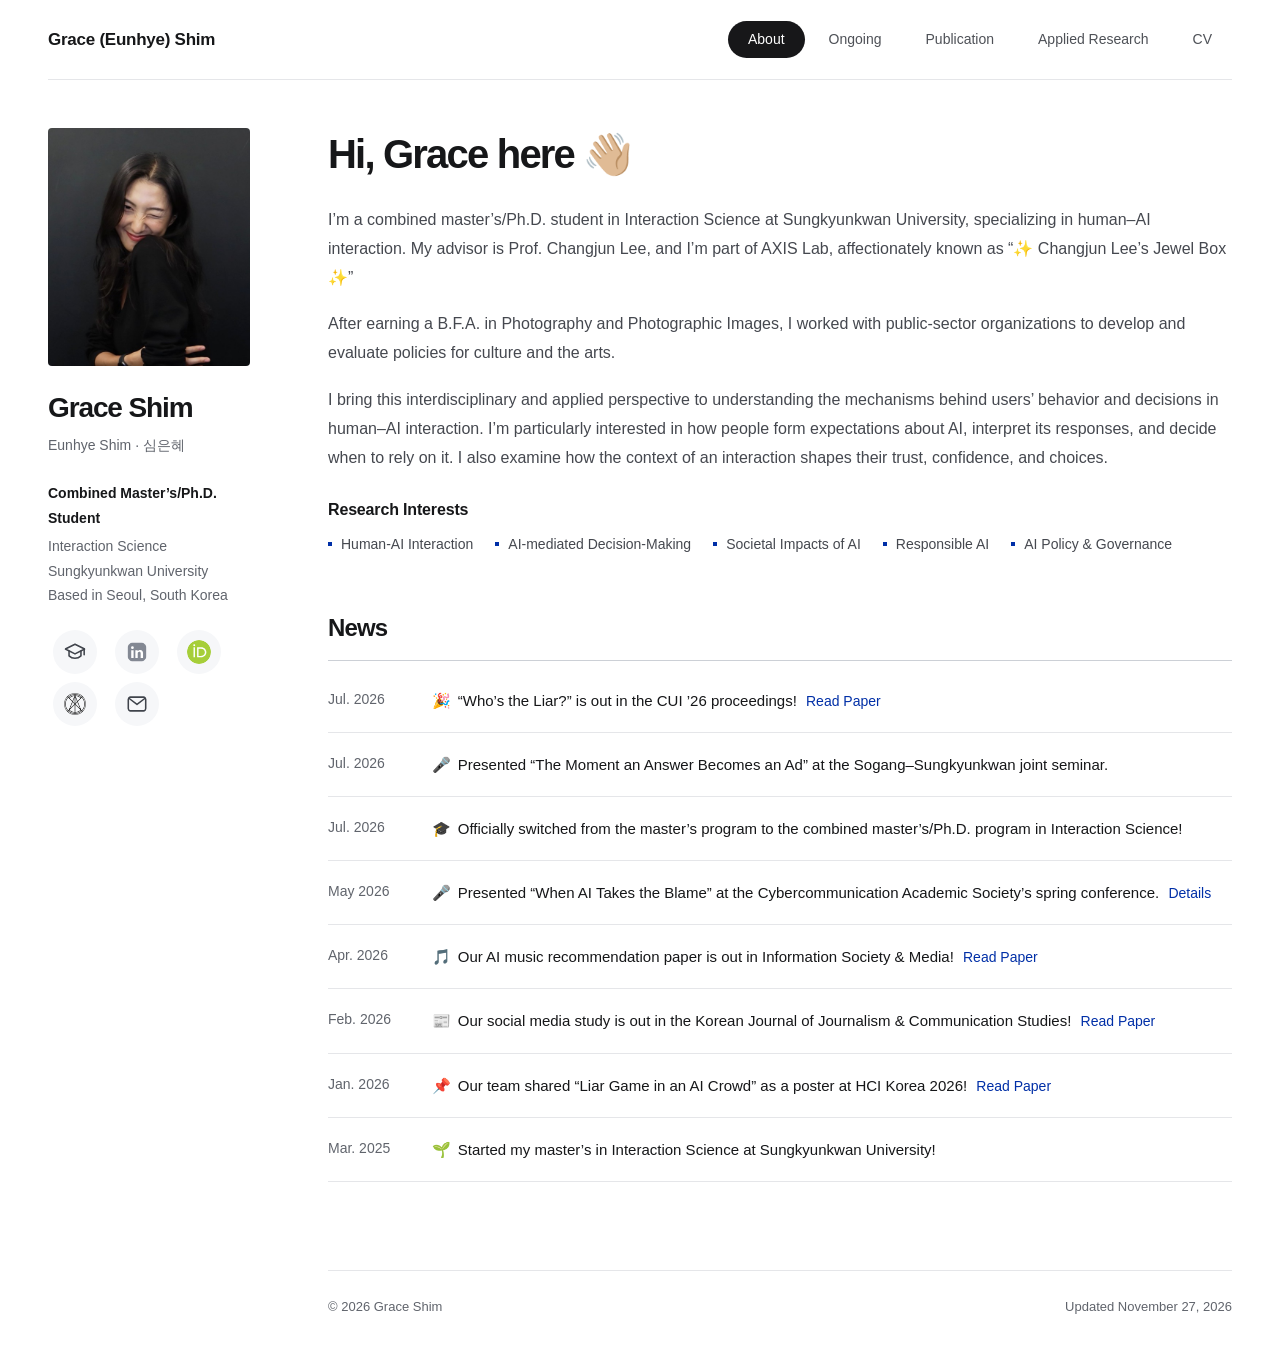
<file: index.html>
<!doctype html>
<html lang="en"><head><meta charset="utf-8"><meta name="viewport" content="width=device-width, initial-scale=1">
<meta name="description" content="Grace (Eunhye) Shim — Combined Master’s/Ph.D. Student in Interaction Science at Sungkyunkwan University. Research and publications.">
<meta name="color-scheme" content="light"><title>About · Grace Shim</title>
<link rel="icon" href="assets/favicon.svg" type="image/svg+xml">
<link rel="stylesheet" href="assets/style.css?v=efd84f9d859a"><script defer src="assets/analytics.js?v=6066d4ee3aa5" data-analytics
      data-measurement-id="G-3YJT2VN86Y" data-allowed-hosts="[&quot;grace807.github.io&quot;]"
      data-page-id="index" data-page-section="about"></script><script defer src="assets/site.js?v=40dd83af4492"></script></head>
<body data-page="index"><a class="skip-link" href="#main">Skip to Content</a>
<div class="site-shell"><header class="topbar"><a class="wordmark" href="index.html">Grace (Eunhye) Shim</a>
<button class="menu-toggle" type="button" aria-label="Main Menu" aria-controls="primary-nav" aria-expanded="false" hidden>
  <svg width="24" height="24" viewBox="0 0 24 24" fill="none" stroke="currentColor" stroke-width="1.7" stroke-linecap="round" aria-hidden="true">
    <path class="menu-bars" d="M3 6h18 M3 12h18 M3 18h18"/><path class="menu-cross" d="m5 5 14 14 M19 5 5 19"/>
  </svg>
</button>
<nav id="primary-nav" aria-label="Main navigation"><a href="index.html" aria-current="page" data-track-event="navigation_click" data-track-link-id="about">About</a><a href="ongoing.html" data-track-event="navigation_click" data-track-link-id="ongoing">Ongoing</a><a href="publications.html" data-track-event="navigation_click" data-track-link-id="publications">Publication</a><a href="research.html" data-track-event="navigation_click" data-track-link-id="research">Applied Research</a><button type="button" class="" data-cv-open aria-haspopup="dialog" aria-controls="cv-dialog" aria-expanded="false">CV</button></nav></header>
<div class="layout"><aside class="profile" aria-label="Grace Shim profile">
<a class="portrait-link" href="index.html" aria-label="Grace Shim home"><img class="portrait" src="assets/portrait.jpg?v=2a0abec2c35b" alt="Portrait of Grace (Eunhye) Shim" width="552" height="650"></a>
<p class="profile-name">Grace Shim</p><p class="also-known">Eunhye Shim · 심은혜</p>
<p class="profile-role">Combined Master’s/Ph.D. Student</p><p class="affiliation">Interaction Science<br>Sungkyunkwan University<br>Based in Seoul, South Korea</p>
<div class="profile-links"><a class="profile-google_scholar" href="https://scholar.google.com/citations?user=8Ap1jGoAAAAJ&amp;hl=ko&amp;oi=ao" aria-label="Google Scholar" data-track-event="profile_link_click" data-track-link-id="google_scholar"><svg viewBox="0 0 24 24" width="44" height="44" fill="none" stroke="currentColor" stroke-width="1.7" stroke-linecap="round" stroke-linejoin="round" aria-hidden="true" focusable="false"><path d="M1.5 8.8 12 3.5l10.5 5.3L12 14.1Z"/><path d="M5.5 11v5.2c3.5 3.5 9.5 3.5 13 0V11m3.5-2v6"/></svg><span class="profile-link-name" aria-hidden="true">Google Scholar</span></a><button class="profile-linkedin" type="button" disabled aria-label="LinkedIn (not linked yet)"><svg viewBox="0 0 24 24" width="44" height="44" fill="none" stroke="currentColor" stroke-width="1.7" stroke-linecap="round" stroke-linejoin="round" aria-hidden="true" focusable="false"><rect x="2" y="2" width="20" height="20" rx="2" fill="currentColor" stroke="none"/><g fill="white" stroke="none"><circle cx="7" cy="7.3" r="1.5"/><path d="M5.7 10h2.6v8.5H5.7zm4.5 0h2.5v1.2c.6-.9 1.5-1.5 2.8-1.5 2.2 0 3.1 1.4 3.1 3.6v5.2H16v-4.8c0-1.2-.4-1.9-1.5-1.9s-1.7.8-1.7 2.1v4.6h-2.6z"/></g></svg><span class="profile-link-name" aria-hidden="true">LinkedIn</span></button><a class="profile-orcid" href="https://orcid.org/0009-0001-8136-0627" aria-label="ORCID" data-track-event="profile_link_click" data-track-link-id="orcid"><img class="profile-logo orcid-logo" src="assets/logos/orcid-id.svg" width="72" height="72" alt=""><span class="profile-link-name" aria-hidden="true">ORCID</span></a><a class="profile-axis_lab" href="https://www.axislabskku.com/members/eunhye-shim" aria-label="AXIS Lab" data-track-event="profile_link_click" data-track-link-id="axis_lab"><img class="profile-logo axis-logo" src="assets/logos/axis-lab.png?v=41e75b4dadca" width="681" height="681" alt=""><span class="profile-link-name" aria-hidden="true">AXIS Lab</span></a><a class="profile-email" href="mailto:eunhyeshim807@gmail.com" aria-label="Email" data-track-event="profile_link_click" data-track-link-id="email"><svg viewBox="0 0 24 24" width="44" height="44" fill="none" stroke="currentColor" stroke-width="1.7" stroke-linecap="round" stroke-linejoin="round" aria-hidden="true" focusable="false"><rect x="2.5" y="4.5" width="19" height="15" rx="2.4"/><path d="m3.5 6 8.5 6.5L20.5 6"/></svg><span class="profile-link-name" aria-hidden="true">Email</span></a></div>
      <div class="email-feedback"><p role="status"></p>
        <input type="text" readonly hidden aria-label="Email Address" value="eunhyeshim807@gmail.com"></div>
</aside>
<div class="content-column">
<main id="main" tabindex="-1"><section class="intro"><h1>Hi, Grace here 👋🏼</h1>
      <div class="biography"><p>I’m a combined master’s/Ph.D. student in Interaction Science at Sungkyunkwan University, specializing in human–AI interaction. My advisor is Prof. Changjun Lee, and I’m part of AXIS Lab, affectionately known as “✨ Changjun Lee’s Jewel Box ✨”</p><p>After earning a B.F.A. in Photography and Photographic Images, I worked with public-sector organizations to develop and evaluate policies for culture and the arts.</p><p>I bring this interdisciplinary and applied perspective to understanding the mechanisms behind users’ behavior and decisions in human–AI interaction. I’m particularly interested in how people form expectations about AI, interpret its responses, and decide when to rely on it. I also examine how the context of an interaction shapes their trust, confidence, and choices.</p></div>
      <div class="research-interests" aria-labelledby="research-interests-heading"><h2 id="research-interests-heading">Research Interests</h2><ul class="interest-list"><li>Human-AI Interaction</li><li>AI-mediated Decision-Making</li><li>Societal Impacts of AI</li><li>Responsible AI</li><li>AI Policy &amp; Governance</li></ul></div></section>
      <section class="section news-section"><div class="section-heading"><h2>News</h2></div><ul class="news-list"><li><time datetime="2026-07-21">Jul. 2026</time><p><span class="news-emoji" aria-hidden="true">🎉</span>“Who’s the Liar?” is out in the CUI ’26 proceedings! <a class="news-link" href="publications.html#liar-cui" data-track-event="news_link_click" data-track-content-id="liar-cui">Read Paper</a></p></li><li><time datetime="2026-07-14">Jul. 2026</time><p><span class="news-emoji" aria-hidden="true">🎤</span>Presented “The Moment an Answer Becomes an Ad” at the Sogang–Sungkyunkwan joint seminar. </p></li><li><time datetime="2026-07">Jul. 2026</time><p><span class="news-emoji" aria-hidden="true">🎓</span>Officially switched from the master’s program to the combined master’s/Ph.D. program in Interaction Science! </p></li><li><time datetime="2026-05-29">May 2026</time><p><span class="news-emoji" aria-hidden="true">🎤</span>Presented “When AI Takes the Blame” at the Cybercommunication Academic Society’s spring conference. <a class="news-link" href="publications.html#crisis-presentation" data-track-event="news_link_click" data-track-content-id="crisis-presentation">Details</a></p></li><li><time datetime="2026-04">Apr. 2026</time><p><span class="news-emoji" aria-hidden="true">🎵</span>Our AI music recommendation paper is out in Information Society &amp; Media! <a class="news-link" href="publications.html#music-recommendation" data-track-event="news_link_click" data-track-content-id="music-recommendation">Read Paper</a></p></li><li><time datetime="2026-02">Feb. 2026</time><p><span class="news-emoji" aria-hidden="true">📰</span>Our social media study is out in the Korean Journal of Journalism &amp; Communication Studies! <a class="news-link" href="publications.html#social-media" data-track-event="news_link_click" data-track-content-id="social-media">Read Paper</a></p></li><li><time datetime="2026-01">Jan. 2026</time><p><span class="news-emoji" aria-hidden="true">📌</span>Our team shared “Liar Game in an AI Crowd” as a poster at HCI Korea 2026! <a class="news-link" href="publications.html#liar-hcik" data-track-event="news_link_click" data-track-content-id="liar-hcik">Read Paper</a></p></li><li><time datetime="2025-03">Mar. 2025</time><p><span class="news-emoji" aria-hidden="true">🌱</span>Started my master’s in Interaction Science at Sungkyunkwan University! </p></li></ul></section></main>
<footer><span>© 2026 Grace Shim</span><span class="footer-updated">Updated November 27, 2026</span></footer></div></div></div><dialog id="cv-dialog" aria-labelledby="cv-title" aria-describedby="cv-description">
      <h2 id="cv-title">Curriculum Vitae</h2>
      <p id="cv-description">A downloadable CV will be available soon.</p><div class="cv-actions">
      <form method="dialog"><button class="cv-close" autofocus>Close</button></form></div></dialog></body></html>
</file>
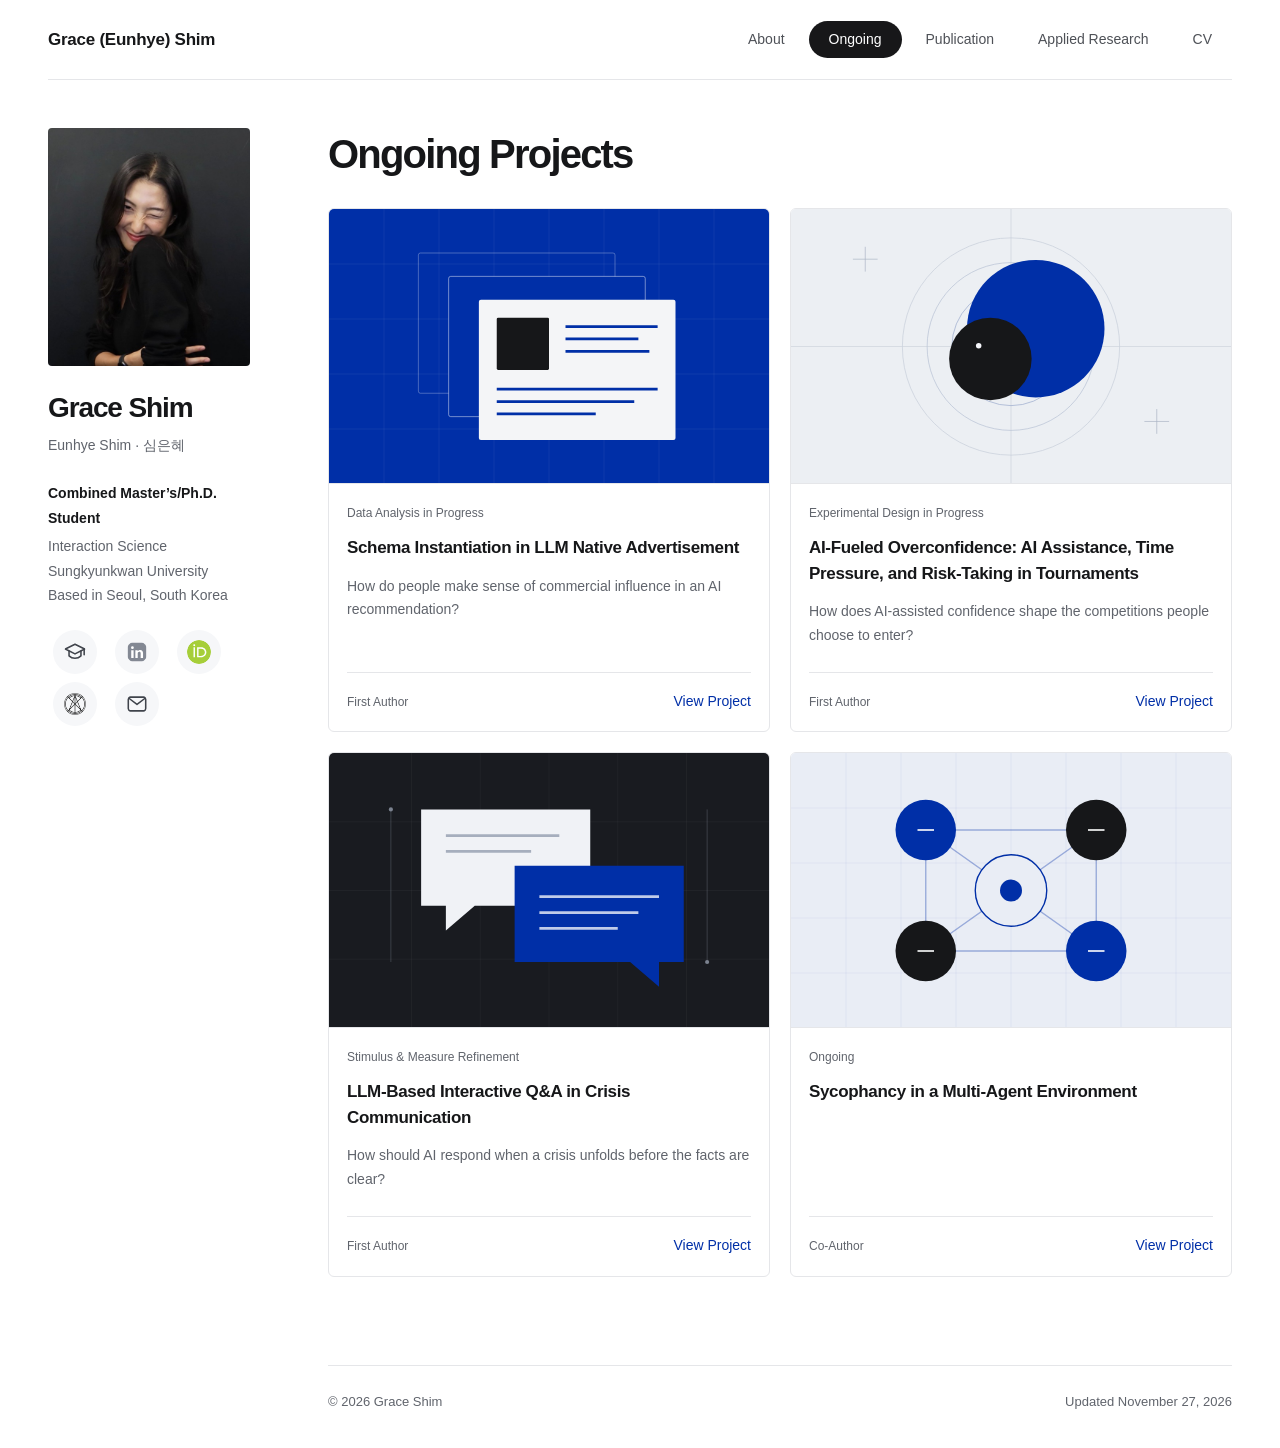
<file: ongoing.html>
<!doctype html>
<html lang="en"><head><meta charset="utf-8"><meta name="viewport" content="width=device-width, initial-scale=1">
<meta name="description" content="Grace (Eunhye) Shim — Combined Master’s/Ph.D. Student in Interaction Science at Sungkyunkwan University. Research and publications.">
<meta name="color-scheme" content="light"><title>Ongoing Projects · Grace Shim</title>
<link rel="icon" href="assets/favicon.svg" type="image/svg+xml">
<link rel="stylesheet" href="assets/style.css?v=efd84f9d859a"><script defer src="assets/analytics.js?v=6066d4ee3aa5" data-analytics
      data-measurement-id="G-3YJT2VN86Y" data-allowed-hosts="[&quot;grace807.github.io&quot;]"
      data-page-id="ongoing" data-page-section="ongoing"></script><script defer src="assets/site.js?v=40dd83af4492"></script></head>
<body data-page="ongoing"><a class="skip-link" href="#main">Skip to Content</a>
<div class="site-shell"><header class="topbar"><a class="wordmark" href="index.html">Grace (Eunhye) Shim</a>
<button class="menu-toggle" type="button" aria-label="Main Menu" aria-controls="primary-nav" aria-expanded="false" hidden>
  <svg width="24" height="24" viewBox="0 0 24 24" fill="none" stroke="currentColor" stroke-width="1.7" stroke-linecap="round" aria-hidden="true">
    <path class="menu-bars" d="M3 6h18 M3 12h18 M3 18h18"/><path class="menu-cross" d="m5 5 14 14 M19 5 5 19"/>
  </svg>
</button>
<nav id="primary-nav" aria-label="Main navigation"><a href="index.html" data-track-event="navigation_click" data-track-link-id="about">About</a><a href="ongoing.html" aria-current="page" data-track-event="navigation_click" data-track-link-id="ongoing">Ongoing</a><a href="publications.html" data-track-event="navigation_click" data-track-link-id="publications">Publication</a><a href="research.html" data-track-event="navigation_click" data-track-link-id="research">Applied Research</a><button type="button" class="" data-cv-open aria-haspopup="dialog" aria-controls="cv-dialog" aria-expanded="false">CV</button></nav></header>
<div class="layout"><aside class="profile" aria-label="Grace Shim profile">
<a class="portrait-link" href="index.html" aria-label="Grace Shim home"><img class="portrait" src="assets/portrait.jpg?v=2a0abec2c35b" alt="Portrait of Grace (Eunhye) Shim" width="552" height="650"></a>
<p class="profile-name">Grace Shim</p><p class="also-known">Eunhye Shim · 심은혜</p>
<p class="profile-role">Combined Master’s/Ph.D. Student</p><p class="affiliation">Interaction Science<br>Sungkyunkwan University<br>Based in Seoul, South Korea</p>
<div class="profile-links"><a class="profile-google_scholar" href="https://scholar.google.com/citations?user=8Ap1jGoAAAAJ&amp;hl=ko&amp;oi=ao" aria-label="Google Scholar" data-track-event="profile_link_click" data-track-link-id="google_scholar"><svg viewBox="0 0 24 24" width="44" height="44" fill="none" stroke="currentColor" stroke-width="1.7" stroke-linecap="round" stroke-linejoin="round" aria-hidden="true" focusable="false"><path d="M1.5 8.8 12 3.5l10.5 5.3L12 14.1Z"/><path d="M5.5 11v5.2c3.5 3.5 9.5 3.5 13 0V11m3.5-2v6"/></svg><span class="profile-link-name" aria-hidden="true">Google Scholar</span></a><button class="profile-linkedin" type="button" disabled aria-label="LinkedIn (not linked yet)"><svg viewBox="0 0 24 24" width="44" height="44" fill="none" stroke="currentColor" stroke-width="1.7" stroke-linecap="round" stroke-linejoin="round" aria-hidden="true" focusable="false"><rect x="2" y="2" width="20" height="20" rx="2" fill="currentColor" stroke="none"/><g fill="white" stroke="none"><circle cx="7" cy="7.3" r="1.5"/><path d="M5.7 10h2.6v8.5H5.7zm4.5 0h2.5v1.2c.6-.9 1.5-1.5 2.8-1.5 2.2 0 3.1 1.4 3.1 3.6v5.2H16v-4.8c0-1.2-.4-1.9-1.5-1.9s-1.7.8-1.7 2.1v4.6h-2.6z"/></g></svg><span class="profile-link-name" aria-hidden="true">LinkedIn</span></button><a class="profile-orcid" href="https://orcid.org/0009-0001-8136-0627" aria-label="ORCID" data-track-event="profile_link_click" data-track-link-id="orcid"><img class="profile-logo orcid-logo" src="assets/logos/orcid-id.svg" width="72" height="72" alt=""><span class="profile-link-name" aria-hidden="true">ORCID</span></a><a class="profile-axis_lab" href="https://www.axislabskku.com/members/eunhye-shim" aria-label="AXIS Lab" data-track-event="profile_link_click" data-track-link-id="axis_lab"><img class="profile-logo axis-logo" src="assets/logos/axis-lab.png?v=41e75b4dadca" width="681" height="681" alt=""><span class="profile-link-name" aria-hidden="true">AXIS Lab</span></a><a class="profile-email" href="mailto:eunhyeshim807@gmail.com" aria-label="Email" data-track-event="profile_link_click" data-track-link-id="email"><svg viewBox="0 0 24 24" width="44" height="44" fill="none" stroke="currentColor" stroke-width="1.7" stroke-linecap="round" stroke-linejoin="round" aria-hidden="true" focusable="false"><rect x="2.5" y="4.5" width="19" height="15" rx="2.4"/><path d="m3.5 6 8.5 6.5L20.5 6"/></svg><span class="profile-link-name" aria-hidden="true">Email</span></a></div>
      <div class="email-feedback"><p role="status"></p>
        <input type="text" readonly hidden aria-label="Email Address" value="eunhyeshim807@gmail.com"></div>
</aside>
<div class="content-column">
<main id="main" tabindex="-1"><h1>Ongoing Projects</h1>
      <div class="portfolio-grid"><article class="portfolio-card">
          <a class="project-card-link" href="research/llm-advertising.html" aria-labelledby="card-llm-advertising" data-track-event="project_open" data-track-content-id="llm-advertising" data-track-content-type="ongoing">
            <div class="project-cover"><img src="assets/research/llm-advertising.svg" alt="" width="640" height="400" loading="lazy" decoding="async"></div>
            <div class="project-card-body"><p class="portfolio-meta">Data Analysis in Progress</p>
              <h2 id="card-llm-advertising">Schema Instantiation in LLM Native Advertisement</h2><p class="project-teaser">How do people make sense of commercial influence in an AI recommendation?</p>
              <div class="portfolio-bottom"><span>First Author</span><span class="project-cta">View Project</span></div>
            </div>
          </a></article><article class="portfolio-card">
          <a class="project-card-link" href="research/ai-overconfidence.html" aria-labelledby="card-ai-overconfidence" data-track-event="project_open" data-track-content-id="ai-overconfidence" data-track-content-type="ongoing">
            <div class="project-cover"><img src="assets/research/ai-overconfidence.svg" alt="" width="640" height="400" loading="lazy" decoding="async"></div>
            <div class="project-card-body"><p class="portfolio-meta">Experimental Design in Progress</p>
              <h2 id="card-ai-overconfidence">AI-Fueled Overconfidence: AI Assistance, Time Pressure, and Risk-Taking in Tournaments</h2><p class="project-teaser">How does AI-assisted confidence shape the competitions people choose to enter?</p>
              <div class="portfolio-bottom"><span>First Author</span><span class="project-cta">View Project</span></div>
            </div>
          </a></article><article class="portfolio-card">
          <a class="project-card-link" href="research/crisis-communication.html" aria-labelledby="card-crisis-communication" data-track-event="project_open" data-track-content-id="crisis-communication" data-track-content-type="ongoing">
            <div class="project-cover"><img src="assets/research/crisis-communication.svg" alt="" width="640" height="400" loading="lazy" decoding="async"></div>
            <div class="project-card-body"><p class="portfolio-meta">Stimulus &amp; Measure Refinement</p>
              <h2 id="card-crisis-communication">LLM-Based Interactive Q&amp;A in Crisis Communication</h2><p class="project-teaser">How should AI respond when a crisis unfolds before the facts are clear?</p>
              <div class="portfolio-bottom"><span>First Author</span><span class="project-cta">View Project</span></div>
            </div>
          </a></article><article class="portfolio-card">
          <a class="project-card-link" href="research/multi-agent-sycophancy.html" aria-labelledby="card-multi-agent-sycophancy" data-track-event="project_open" data-track-content-id="multi-agent-sycophancy" data-track-content-type="ongoing">
            <div class="project-cover"><img src="assets/research/multi-agent-sycophancy.svg" alt="" width="640" height="400" loading="lazy" decoding="async"></div>
            <div class="project-card-body"><p class="portfolio-meta">Ongoing</p>
              <h2 id="card-multi-agent-sycophancy">Sycophancy in a Multi-Agent Environment</h2>
              <div class="portfolio-bottom"><span>Co-Author</span><span class="project-cta">View Project</span></div>
            </div>
          </a></article></div></main>
<footer><span>© 2026 Grace Shim</span><span class="footer-updated">Updated November 27, 2026</span></footer></div></div></div><dialog id="cv-dialog" aria-labelledby="cv-title" aria-describedby="cv-description">
      <h2 id="cv-title">Curriculum Vitae</h2>
      <p id="cv-description">A downloadable CV will be available soon.</p><div class="cv-actions">
      <form method="dialog"><button class="cv-close" autofocus>Close</button></form></div></dialog></body></html>
</file>
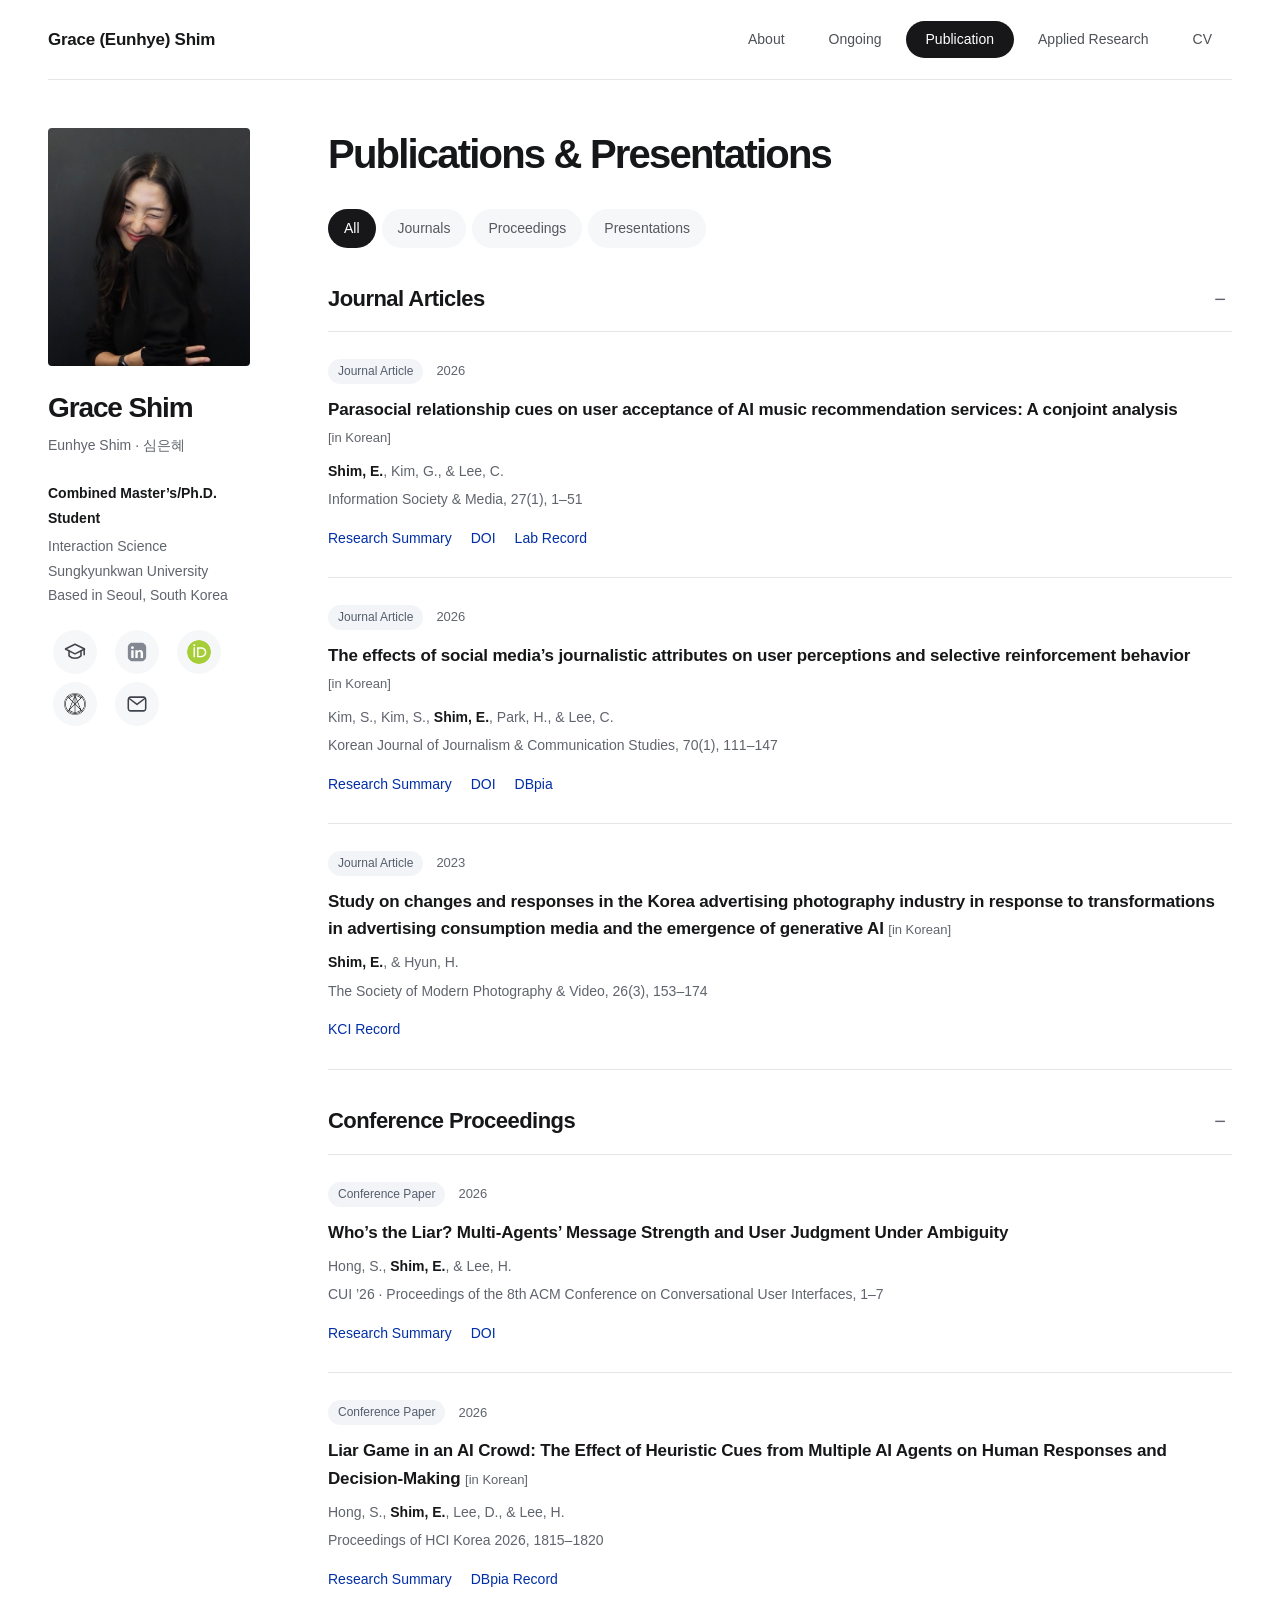
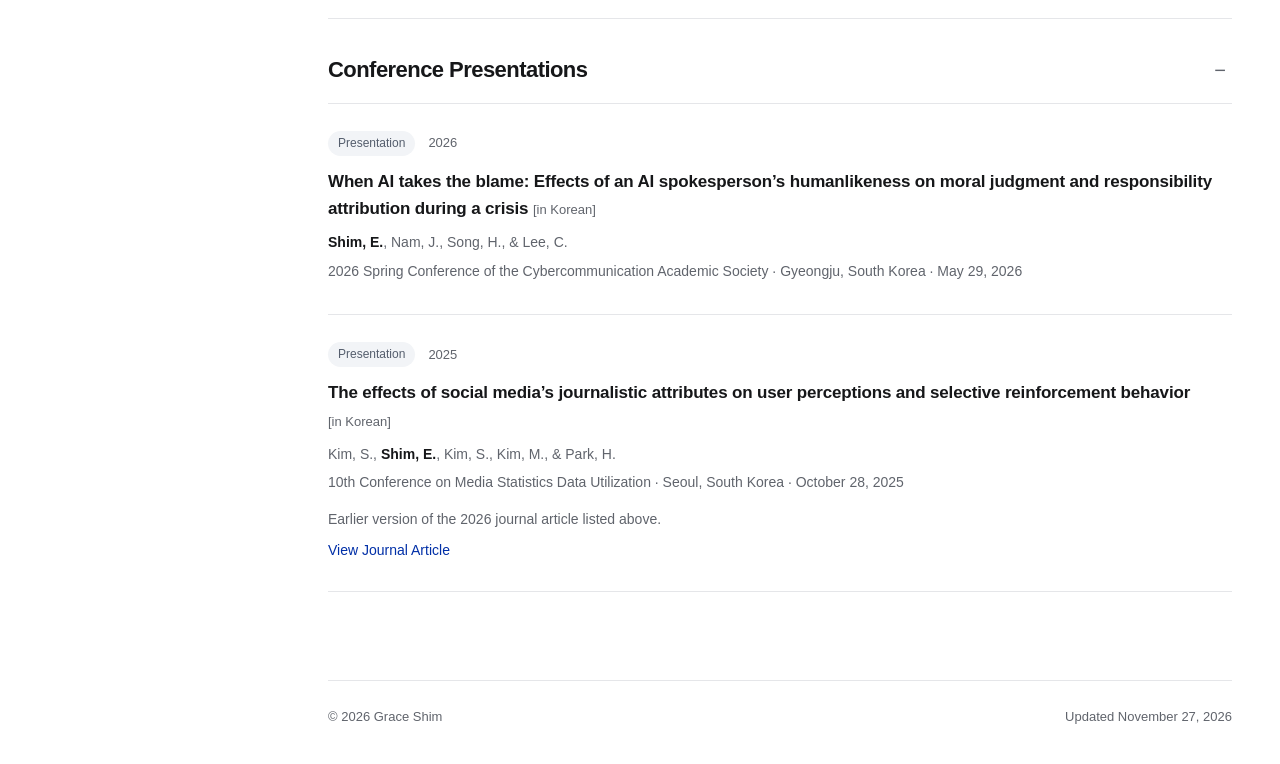
<file: publications.html>
<!doctype html>
<html lang="en"><head><meta charset="utf-8"><meta name="viewport" content="width=device-width, initial-scale=1">
<meta name="description" content="Grace (Eunhye) Shim — Combined Master’s/Ph.D. Student in Interaction Science at Sungkyunkwan University. Research and publications.">
<meta name="color-scheme" content="light"><title>Publications &amp; Presentations · Grace Shim</title>
<link rel="icon" href="assets/favicon.svg" type="image/svg+xml">
<link rel="stylesheet" href="assets/style.css?v=efd84f9d859a"><script defer src="assets/analytics.js?v=6066d4ee3aa5" data-analytics
      data-measurement-id="G-3YJT2VN86Y" data-allowed-hosts="[&quot;grace807.github.io&quot;]"
      data-page-id="publications" data-page-section="publications"></script><script defer src="assets/site.js?v=40dd83af4492"></script></head>
<body data-page="publications"><a class="skip-link" href="#main">Skip to Content</a>
<div class="site-shell"><header class="topbar"><a class="wordmark" href="index.html">Grace (Eunhye) Shim</a>
<button class="menu-toggle" type="button" aria-label="Main Menu" aria-controls="primary-nav" aria-expanded="false" hidden>
  <svg width="24" height="24" viewBox="0 0 24 24" fill="none" stroke="currentColor" stroke-width="1.7" stroke-linecap="round" aria-hidden="true">
    <path class="menu-bars" d="M3 6h18 M3 12h18 M3 18h18"/><path class="menu-cross" d="m5 5 14 14 M19 5 5 19"/>
  </svg>
</button>
<nav id="primary-nav" aria-label="Main navigation"><a href="index.html" data-track-event="navigation_click" data-track-link-id="about">About</a><a href="ongoing.html" data-track-event="navigation_click" data-track-link-id="ongoing">Ongoing</a><a href="publications.html" aria-current="page" data-track-event="navigation_click" data-track-link-id="publications">Publication</a><a href="research.html" data-track-event="navigation_click" data-track-link-id="research">Applied Research</a><button type="button" class="" data-cv-open aria-haspopup="dialog" aria-controls="cv-dialog" aria-expanded="false">CV</button></nav></header>
<div class="layout"><aside class="profile" aria-label="Grace Shim profile">
<a class="portrait-link" href="index.html" aria-label="Grace Shim home"><img class="portrait" src="assets/portrait.jpg?v=2a0abec2c35b" alt="Portrait of Grace (Eunhye) Shim" width="552" height="650"></a>
<p class="profile-name">Grace Shim</p><p class="also-known">Eunhye Shim · 심은혜</p>
<p class="profile-role">Combined Master’s/Ph.D. Student</p><p class="affiliation">Interaction Science<br>Sungkyunkwan University<br>Based in Seoul, South Korea</p>
<div class="profile-links"><a class="profile-google_scholar" href="https://scholar.google.com/citations?user=8Ap1jGoAAAAJ&amp;hl=ko&amp;oi=ao" aria-label="Google Scholar" data-track-event="profile_link_click" data-track-link-id="google_scholar"><svg viewBox="0 0 24 24" width="44" height="44" fill="none" stroke="currentColor" stroke-width="1.7" stroke-linecap="round" stroke-linejoin="round" aria-hidden="true" focusable="false"><path d="M1.5 8.8 12 3.5l10.5 5.3L12 14.1Z"/><path d="M5.5 11v5.2c3.5 3.5 9.5 3.5 13 0V11m3.5-2v6"/></svg><span class="profile-link-name" aria-hidden="true">Google Scholar</span></a><button class="profile-linkedin" type="button" disabled aria-label="LinkedIn (not linked yet)"><svg viewBox="0 0 24 24" width="44" height="44" fill="none" stroke="currentColor" stroke-width="1.7" stroke-linecap="round" stroke-linejoin="round" aria-hidden="true" focusable="false"><rect x="2" y="2" width="20" height="20" rx="2" fill="currentColor" stroke="none"/><g fill="white" stroke="none"><circle cx="7" cy="7.3" r="1.5"/><path d="M5.7 10h2.6v8.5H5.7zm4.5 0h2.5v1.2c.6-.9 1.5-1.5 2.8-1.5 2.2 0 3.1 1.4 3.1 3.6v5.2H16v-4.8c0-1.2-.4-1.9-1.5-1.9s-1.7.8-1.7 2.1v4.6h-2.6z"/></g></svg><span class="profile-link-name" aria-hidden="true">LinkedIn</span></button><a class="profile-orcid" href="https://orcid.org/0009-0001-8136-0627" aria-label="ORCID" data-track-event="profile_link_click" data-track-link-id="orcid"><img class="profile-logo orcid-logo" src="assets/logos/orcid-id.svg" width="72" height="72" alt=""><span class="profile-link-name" aria-hidden="true">ORCID</span></a><a class="profile-axis_lab" href="https://www.axislabskku.com/members/eunhye-shim" aria-label="AXIS Lab" data-track-event="profile_link_click" data-track-link-id="axis_lab"><img class="profile-logo axis-logo" src="assets/logos/axis-lab.png?v=41e75b4dadca" width="681" height="681" alt=""><span class="profile-link-name" aria-hidden="true">AXIS Lab</span></a><a class="profile-email" href="mailto:eunhyeshim807@gmail.com" aria-label="Email" data-track-event="profile_link_click" data-track-link-id="email"><svg viewBox="0 0 24 24" width="44" height="44" fill="none" stroke="currentColor" stroke-width="1.7" stroke-linecap="round" stroke-linejoin="round" aria-hidden="true" focusable="false"><rect x="2.5" y="4.5" width="19" height="15" rx="2.4"/><path d="m3.5 6 8.5 6.5L20.5 6"/></svg><span class="profile-link-name" aria-hidden="true">Email</span></a></div>
      <div class="email-feedback"><p role="status"></p>
        <input type="text" readonly hidden aria-label="Email Address" value="eunhyeshim807@gmail.com"></div>
</aside>
<div class="content-column">
<main id="main" tabindex="-1"><h1>Publications &amp; Presentations</h1>
      <div class="filters" hidden role="group" aria-label="Filter Publications"><button type="button" data-filter="all" aria-pressed="true">All</button><button type="button" data-filter="journal" aria-pressed="false">Journals</button><button type="button" data-filter="proceedings" aria-pressed="false">Proceedings</button><button type="button" data-filter="presentation" aria-pressed="false">Presentations</button></div><p class="sr-only" id="filter-status" role="status"></p><details class="publication-group" data-category="journal" id="journal" data-section-id="publications-journal" open><summary class="section-toggle"><h2 class="group-title">Journal Articles</h2></summary><article class="publication" id="music-recommendation">
      <div class="pub-meta"><span class="tag journal">Journal Article</span><span>2026</span></div>
      <h3>Parasocial relationship cues on user acceptance of AI music recommendation services: A conjoint analysis <span class="language-note">[in Korean]</span></h3><p class="authors"><strong>Shim, E.</strong>, Kim, G., &amp; Lee, C.</p>
      <p class="venue">Information Society &amp; Media, 27(1), 1–51</p><div class="resources"><a class="resource" href="research/music-recommendation.html" data-track-event="project_open" data-track-content-id="music-recommendation" data-track-content-type="publication">Research Summary</a> <a class="resource" href="https://doi.org/10.52558/ISM.2026.04.27.1.1" data-track-event="publication_link_click" data-track-content-id="music-recommendation" data-track-link-id="doi">DOI</a> <a class="resource" href="https://www.axislabskku.com/publications/06c4a3f4-b727-4c07-8eb3-d54ea3cd61b1" data-track-event="publication_link_click" data-track-content-id="music-recommendation" data-track-link-id="lab_record">Lab Record</a></div></article><article class="publication" id="social-media">
      <div class="pub-meta"><span class="tag journal">Journal Article</span><span>2026</span></div>
      <h3>The effects of social media’s journalistic attributes on user perceptions and selective reinforcement behavior <span class="language-note">[in Korean]</span></h3><p class="authors">Kim, S., Kim, S., <strong>Shim, E.</strong>, Park, H., &amp; Lee, C.</p>
      <p class="venue">Korean Journal of Journalism &amp; Communication Studies, 70(1), 111–147</p><div class="resources"><a class="resource" href="research/social-media.html" data-track-event="project_open" data-track-content-id="social-media" data-track-content-type="publication">Research Summary</a> <a class="resource" href="https://doi.org/10.20879/kjjcs.2026.70.1.004" data-track-event="publication_link_click" data-track-content-id="social-media" data-track-link-id="doi">DOI</a> <a class="resource" href="https://www.dbpia.co.kr/journal/articleDetail?nodeId=NODE12590558" data-track-event="publication_link_click" data-track-content-id="social-media" data-track-link-id="dbpia">DBpia</a></div></article><article class="publication" id="photography">
      <div class="pub-meta"><span class="tag journal">Journal Article</span><span>2023</span></div>
      <h3>Study on changes and responses in the Korea advertising photography industry in response to transformations in advertising consumption media and the emergence of generative AI <span class="language-note">[in Korean]</span></h3><p class="authors"><strong>Shim, E.</strong>, &amp; Hyun, H.</p>
      <p class="venue">The Society of Modern Photography &amp; Video, 26(3), 153–174</p><div class="resources"><a class="resource" href="https://www.kci.go.kr/kciportal/ci/sereArticleSearch/ciSereArtiView.kci?sereArticleSearchBean.artiId=ART003019167" data-track-event="publication_link_click" data-track-content-id="photography" data-track-link-id="kci_record">KCI Record</a></div></article></details><details class="publication-group" data-category="proceedings" id="proceedings" data-section-id="publications-proceedings" open><summary class="section-toggle"><h2 class="group-title">Conference Proceedings</h2></summary><article class="publication" id="liar-cui">
      <div class="pub-meta"><span class="tag proceedings">Conference Paper</span><span>2026</span></div>
      <h3>Who’s the Liar? Multi-Agents’ Message Strength and User Judgment Under Ambiguity</h3><p class="authors">Hong, S., <strong>Shim, E.</strong>, &amp; Lee, H.</p>
      <p class="venue">CUI ’26 · Proceedings of the 8th ACM Conference on Conversational User Interfaces, 1–7</p><div class="resources"><a class="resource" href="research/liar-cui.html" data-track-event="project_open" data-track-content-id="liar-cui" data-track-content-type="publication">Research Summary</a> <a class="resource" href="https://doi.org/10.1145/3816046.3816295" data-track-event="publication_link_click" data-track-content-id="liar-cui" data-track-link-id="doi">DOI</a></div></article><article class="publication" id="liar-hcik">
      <div class="pub-meta"><span class="tag proceedings">Conference Paper</span><span>2026</span></div>
      <h3>Liar Game in an AI Crowd: The Effect of Heuristic Cues from Multiple AI Agents on Human Responses and Decision-Making <span class="language-note">[in Korean]</span></h3><p class="authors">Hong, S., <strong>Shim, E.</strong>, Lee, D., &amp; Lee, H.</p>
      <p class="venue">Proceedings of HCI Korea 2026, 1815–1820</p><div class="resources"><a class="resource" href="research/liar-hcik.html" data-track-event="project_open" data-track-content-id="liar-hcik" data-track-content-type="publication">Research Summary</a> <a class="resource" href="https://www.dbpia.co.kr/journal/articleDetail?nodeId=NODE12746050" data-track-event="publication_link_click" data-track-content-id="liar-hcik" data-track-link-id="dbpia_record">DBpia Record</a></div></article></details><details class="publication-group" data-category="presentation" id="presentation" data-section-id="publications-presentation" open><summary class="section-toggle"><h2 class="group-title">Conference Presentations</h2></summary><article class="publication" id="crisis-presentation">
      <div class="pub-meta"><span class="tag presentation">Presentation</span><span>2026</span></div>
      <h3>When AI takes the blame: Effects of an AI spokesperson’s humanlikeness on moral judgment and responsibility attribution during a crisis <span class="language-note">[in Korean]</span></h3><p class="authors"><strong>Shim, E.</strong>, Nam, J., Song, H., &amp; Lee, C.</p>
      <p class="venue">2026 Spring Conference of the Cybercommunication Academic Society · Gyeongju, South Korea · May 29, 2026</p><div class="resources"></div></article><article class="publication" id="social-presentation">
      <div class="pub-meta"><span class="tag presentation">Presentation</span><span>2025</span></div>
      <h3>The effects of social media’s journalistic attributes on user perceptions and selective reinforcement behavior <span class="language-note">[in Korean]</span></h3><p class="authors">Kim, S., <strong>Shim, E.</strong>, Kim, S., Kim, M., &amp; Park, H.</p>
      <p class="venue">10th Conference on Media Statistics Data Utilization · Seoul, South Korea · October 28, 2025</p><p class="note">Earlier version of the 2026 journal article listed above.</p><a class="text-link" href="publications.html#social-media">View Journal Article</a><div class="resources"></div></article></details></main>
<footer><span>© 2026 Grace Shim</span><span class="footer-updated">Updated November 27, 2026</span></footer></div></div></div><dialog id="cv-dialog" aria-labelledby="cv-title" aria-describedby="cv-description">
      <h2 id="cv-title">Curriculum Vitae</h2>
      <p id="cv-description">A downloadable CV will be available soon.</p><div class="cv-actions">
      <form method="dialog"><button class="cv-close" autofocus>Close</button></form></div></dialog></body></html>
</file>
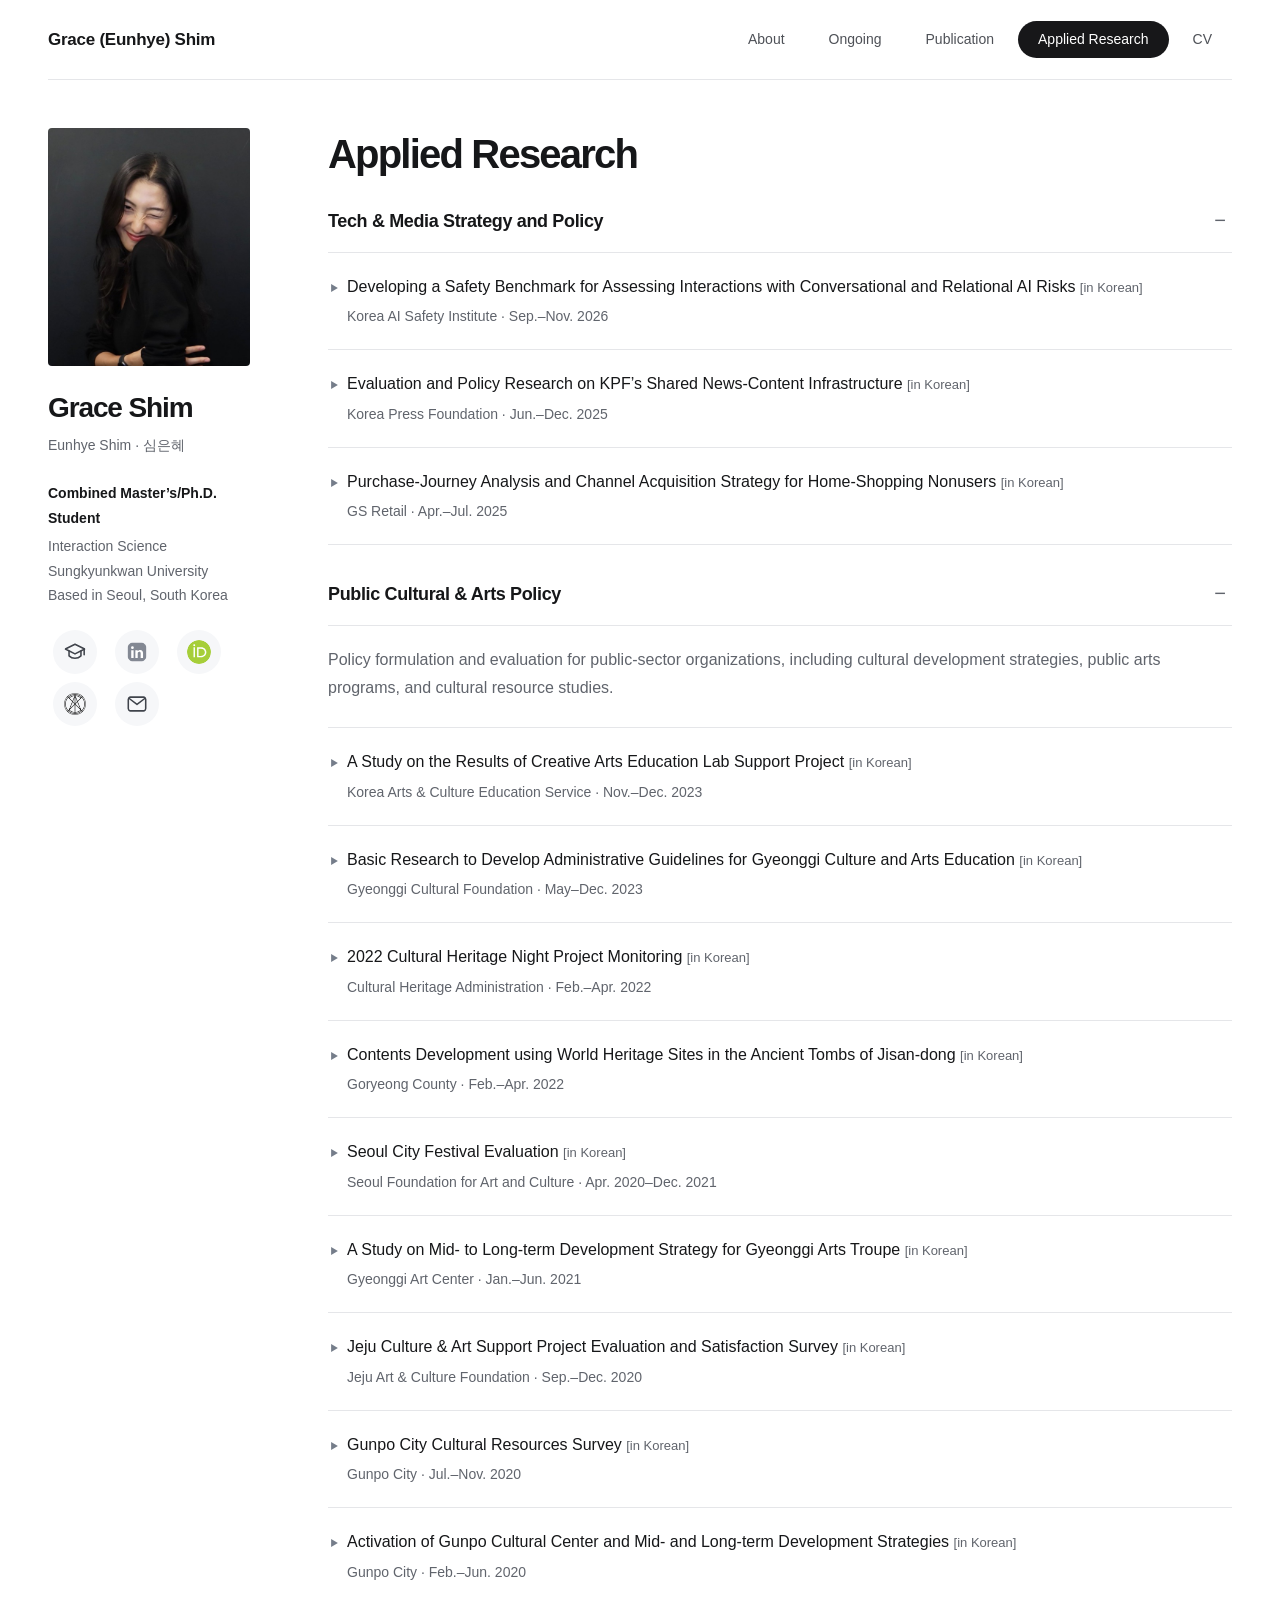
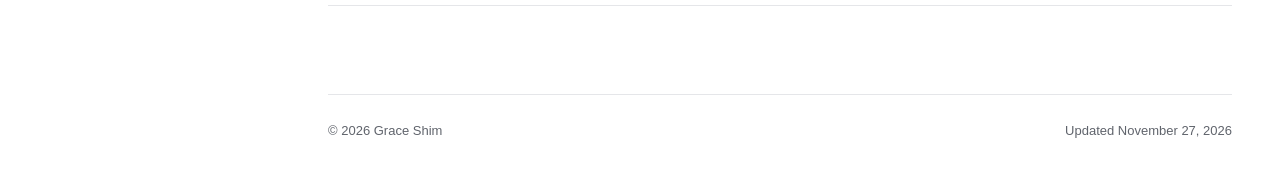
<file: research.html>
<!doctype html>
<html lang="en"><head><meta charset="utf-8"><meta name="viewport" content="width=device-width, initial-scale=1">
<meta name="description" content="Grace (Eunhye) Shim — Combined Master’s/Ph.D. Student in Interaction Science at Sungkyunkwan University. Research and publications.">
<meta name="color-scheme" content="light"><title>Applied Research · Grace Shim</title>
<link rel="icon" href="assets/favicon.svg" type="image/svg+xml">
<link rel="stylesheet" href="assets/style.css?v=efd84f9d859a"><script defer src="assets/analytics.js?v=6066d4ee3aa5" data-analytics
      data-measurement-id="G-3YJT2VN86Y" data-allowed-hosts="[&quot;grace807.github.io&quot;]"
      data-page-id="research" data-page-section="research"></script><script defer src="assets/site.js?v=40dd83af4492"></script></head>
<body data-page="research"><a class="skip-link" href="#main">Skip to Content</a>
<div class="site-shell"><header class="topbar"><a class="wordmark" href="index.html">Grace (Eunhye) Shim</a>
<button class="menu-toggle" type="button" aria-label="Main Menu" aria-controls="primary-nav" aria-expanded="false" hidden>
  <svg width="24" height="24" viewBox="0 0 24 24" fill="none" stroke="currentColor" stroke-width="1.7" stroke-linecap="round" aria-hidden="true">
    <path class="menu-bars" d="M3 6h18 M3 12h18 M3 18h18"/><path class="menu-cross" d="m5 5 14 14 M19 5 5 19"/>
  </svg>
</button>
<nav id="primary-nav" aria-label="Main navigation"><a href="index.html" data-track-event="navigation_click" data-track-link-id="about">About</a><a href="ongoing.html" data-track-event="navigation_click" data-track-link-id="ongoing">Ongoing</a><a href="publications.html" data-track-event="navigation_click" data-track-link-id="publications">Publication</a><a href="research.html" aria-current="page" data-track-event="navigation_click" data-track-link-id="research">Applied Research</a><button type="button" class="" data-cv-open aria-haspopup="dialog" aria-controls="cv-dialog" aria-expanded="false">CV</button></nav></header>
<div class="layout"><aside class="profile" aria-label="Grace Shim profile">
<a class="portrait-link" href="index.html" aria-label="Grace Shim home"><img class="portrait" src="assets/portrait.jpg?v=2a0abec2c35b" alt="Portrait of Grace (Eunhye) Shim" width="552" height="650"></a>
<p class="profile-name">Grace Shim</p><p class="also-known">Eunhye Shim · 심은혜</p>
<p class="profile-role">Combined Master’s/Ph.D. Student</p><p class="affiliation">Interaction Science<br>Sungkyunkwan University<br>Based in Seoul, South Korea</p>
<div class="profile-links"><a class="profile-google_scholar" href="https://scholar.google.com/citations?user=8Ap1jGoAAAAJ&amp;hl=ko&amp;oi=ao" aria-label="Google Scholar" data-track-event="profile_link_click" data-track-link-id="google_scholar"><svg viewBox="0 0 24 24" width="44" height="44" fill="none" stroke="currentColor" stroke-width="1.7" stroke-linecap="round" stroke-linejoin="round" aria-hidden="true" focusable="false"><path d="M1.5 8.8 12 3.5l10.5 5.3L12 14.1Z"/><path d="M5.5 11v5.2c3.5 3.5 9.5 3.5 13 0V11m3.5-2v6"/></svg><span class="profile-link-name" aria-hidden="true">Google Scholar</span></a><button class="profile-linkedin" type="button" disabled aria-label="LinkedIn (not linked yet)"><svg viewBox="0 0 24 24" width="44" height="44" fill="none" stroke="currentColor" stroke-width="1.7" stroke-linecap="round" stroke-linejoin="round" aria-hidden="true" focusable="false"><rect x="2" y="2" width="20" height="20" rx="2" fill="currentColor" stroke="none"/><g fill="white" stroke="none"><circle cx="7" cy="7.3" r="1.5"/><path d="M5.7 10h2.6v8.5H5.7zm4.5 0h2.5v1.2c.6-.9 1.5-1.5 2.8-1.5 2.2 0 3.1 1.4 3.1 3.6v5.2H16v-4.8c0-1.2-.4-1.9-1.5-1.9s-1.7.8-1.7 2.1v4.6h-2.6z"/></g></svg><span class="profile-link-name" aria-hidden="true">LinkedIn</span></button><a class="profile-orcid" href="https://orcid.org/0009-0001-8136-0627" aria-label="ORCID" data-track-event="profile_link_click" data-track-link-id="orcid"><img class="profile-logo orcid-logo" src="assets/logos/orcid-id.svg" width="72" height="72" alt=""><span class="profile-link-name" aria-hidden="true">ORCID</span></a><a class="profile-axis_lab" href="https://www.axislabskku.com/members/eunhye-shim" aria-label="AXIS Lab" data-track-event="profile_link_click" data-track-link-id="axis_lab"><img class="profile-logo axis-logo" src="assets/logos/axis-lab.png?v=41e75b4dadca" width="681" height="681" alt=""><span class="profile-link-name" aria-hidden="true">AXIS Lab</span></a><a class="profile-email" href="mailto:eunhyeshim807@gmail.com" aria-label="Email" data-track-event="profile_link_click" data-track-link-id="email"><svg viewBox="0 0 24 24" width="44" height="44" fill="none" stroke="currentColor" stroke-width="1.7" stroke-linecap="round" stroke-linejoin="round" aria-hidden="true" focusable="false"><rect x="2.5" y="4.5" width="19" height="15" rx="2.4"/><path d="m3.5 6 8.5 6.5L20.5 6"/></svg><span class="profile-link-name" aria-hidden="true">Email</span></a></div>
      <div class="email-feedback"><p role="status"></p>
        <input type="text" readonly hidden aria-label="Email Address" value="eunhyeshim807@gmail.com"></div>
</aside>
<div class="content-column">
<main id="main" tabindex="-1"><h1>Applied Research</h1>
      <div id="applied-research"><details class="experience-group" id="graduate-projects" data-section-id="graduate-projects" open>
          <summary class="section-toggle"><h2 class="experience-heading">Tech &amp; Media Strategy and Policy</h2></summary>
          <div class="applied-projects"><details class="applied-project" data-section-id="graduate-project-1">
              <summary><h3 class="applied-project-title">Developing a Safety Benchmark for Assessing Interactions with Conversational and Relational AI Risks <span class="language-note">[in Korean]</span></h3>
          <span class="project-org">Korea AI Safety Institute · Sep.–Nov. 2026</span></summary>
              <div class="applied-project-body"><p class="role">Researcher · Taxonomy Lead</p><ul class="applied-description"><li>Developed the initial taxonomy framework linking conversational and relational AI harms to children’s rights, grounded in a comparative review of existing risk taxonomies and safety benchmarks.</li><li>Led the taxonomy team’s contributions to the final report, coordinating the literature review, taxonomy documentation, and recommendations.</li><li>Planned and facilitated expert consultation on the taxonomy, developed the agenda and discussion materials, and proposed refinements addressing cumulative conversational harms and Korean youth’s linguistic and cultural contexts.</li></ul></div></details><details class="applied-project" data-section-id="graduate-project-2">
              <summary><h3 class="applied-project-title">Evaluation and Policy Research on KPF’s Shared News-Content Infrastructure <span class="language-note">[in Korean]</span></h3>
          <span class="project-org">Korea Press Foundation · Jun.–Dec. 2025</span></summary>
              <div class="applied-project-body"><p class="role">Researcher</p><ul class="applied-description"><li>Designed and coordinated scenario-based usability testing of KPF’s shared news-content infrastructure, using think-aloud tasks to examine news production workflows.</li><li>Authored the usability evaluation section of the final report, synthesizing task observations and participant feedback into findings on interface usability and workflow continuity.</li><li>Developed recommendations for improving usability and integration across tools, with attention to newsroom workflows and responsible use of AI-generated content.</li></ul></div></details><details class="applied-project" data-section-id="graduate-project-3">
              <summary><h3 class="applied-project-title">Purchase-Journey Analysis and Channel Acquisition Strategy for Home-Shopping Nonusers <span class="language-note">[in Korean]</span></h3>
          <span class="project-org">GS Retail · Apr.–Jul. 2025</span></summary>
              <div class="applied-project-body"><p class="role">Researcher</p><ul class="applied-description"><li>An industry–academic project examining shopping behavior and purchase journeys to inform customer acquisition strategies for home-shopping nonusers.</li><li>Developed the project narrative and designed the final presentation, bringing together findings from the team’s analyses.</li><li>Identified additional evidence needed for the narrative and requested follow-up analyses from the research team.</li></ul></div></details></div></details><details class="experience-group" id="prior-experience" data-section-id="prior-experience" open>
          <summary class="section-toggle"><h2 class="experience-heading">Public Cultural &amp; Arts Policy</h2></summary>
          <div class="disclosure-body"><p class="muted">Policy formulation and evaluation for public-sector organizations, including cultural development strategies, public arts programs, and cultural resource studies.</p><div class="applied-projects"><details class="applied-project" data-section-id="prior-project-1">
              <summary><h3 class="applied-project-title">A Study on the Results of Creative Arts Education Lab Support Project <span class="language-note">[in Korean]</span></h3>
          <span class="project-org">Korea Arts &amp; Culture Education Service · Nov.–Dec. 2023</span></summary>
              <div class="applied-project-body"><p class="role">Researcher</p><ul class="applied-description"><li>Evaluated the performance of a national support program across 10 regions over five years.</li><li>Designed the research plan and reviewed regional project reports.</li><li>Conducted surveys and focus groups with regional lab and cultural foundation stakeholders.</li></ul></div></details><details class="applied-project" data-section-id="prior-project-2">
              <summary><h3 class="applied-project-title">Basic Research to Develop Administrative Guidelines for Gyeonggi Culture and Arts Education <span class="language-note">[in Korean]</span></h3>
          <span class="project-org">Gyeonggi Cultural Foundation · May–Dec. 2023</span></summary>
              <div class="applied-project-body"><p class="role">Researcher</p><ul class="applied-description"><li>Examined planning and operational challenges in regional arts and cultural education programs.</li><li>Used literature reviews, case studies, and focus groups to develop a guidebook for program managers.</li><li>Proposed management and networking models tailored to regional contexts.</li></ul></div></details><details class="applied-project" data-section-id="prior-project-3">
              <summary><h3 class="applied-project-title">2022 Cultural Heritage Night Project Monitoring <span class="language-note">[in Korean]</span></h3>
          <span class="project-org">Cultural Heritage Administration · Feb.–Apr. 2022</span></summary>
              <div class="applied-project-body"><p class="role">Project Manager &amp; Researcher</p><ul class="applied-description"><li>Developed an evaluation framework for more than 40 local government programs and refined online and offline evaluation models.</li><li>Organized nationwide consulting workshops on project management for local government officials.</li></ul></div></details><details class="applied-project" data-section-id="prior-project-4">
              <summary><h3 class="applied-project-title">Contents Development using World Heritage Sites in the Ancient Tombs of Jisan-dong <span class="language-note">[in Korean]</span></h3>
          <span class="project-org">Goryeong County · Feb.–Apr. 2022</span></summary>
              <div class="applied-project-body"><p class="role">Researcher</p><ul class="applied-description"><li>Compared interactive media content, public support policies, and heritage programs across Gaya burial sites and UNESCO heritage sites.</li><li>Designed focus groups, in-depth interviews, and surveys to inform a citizen-led governance framework.</li></ul></div></details><details class="applied-project" data-section-id="prior-project-5">
              <summary><h3 class="applied-project-title">Seoul City Festival Evaluation <span class="language-note">[in Korean]</span></h3>
          <span class="project-org">Seoul Foundation for Art and Culture · Apr. 2020–Dec. 2021</span></summary>
              <div class="applied-project-body"><p class="role">Project Manager &amp; Researcher</p><ul class="applied-description"><li>Evaluated more than 100 public and privately organized festivals using online, offline, and hybrid models.</li><li>Developed online festival evaluation indicators through a Delphi survey with more than 30 cultural experts.</li><li>Analyzed audience perspectives and supported citizen evaluator training, festival planning, and promotion.</li></ul></div></details><details class="applied-project" data-section-id="prior-project-6">
              <summary><h3 class="applied-project-title">A Study on Mid- to Long-term Development Strategy for Gyeonggi Arts Troupe <span class="language-note">[in Korean]</span></h3>
          <span class="project-org">Gyeonggi Art Center · Jan.–Jun. 2021</span></summary>
              <div class="applied-project-body"><p class="role">Project Manager &amp; Researcher</p><ul class="applied-description"><li>Reviewed public arts organizations’ operations, online programming, and contributions to local arts communities.</li><li>Gathered perspectives from policymakers, administrators, artists, and citizens through focus groups, interviews, and surveys.</li><li>Developed recommendations for operations, programming, and engagement with local artists and communities.</li></ul></div></details><details class="applied-project" data-section-id="prior-project-7">
              <summary><h3 class="applied-project-title">Jeju Culture &amp; Art Support Project Evaluation and Satisfaction Survey <span class="language-note">[in Korean]</span></h3>
          <span class="project-org">Jeju Art &amp; Culture Foundation · Sep.–Dec. 2020</span></summary>
              <div class="applied-project-body"><p class="role">Project Manager &amp; Researcher</p><ul class="applied-description"><li>Evaluated more than 40 local artist grant projects using online and offline models.</li><li>Designed a process for collecting participant feedback through surveys and facilitated discussions.</li><li>Provided strategic advice and consultation workshops on program administration and support policy.</li></ul></div></details><details class="applied-project" data-section-id="prior-project-8">
              <summary><h3 class="applied-project-title">Gunpo City Cultural Resources Survey <span class="language-note">[in Korean]</span></h3>
          <span class="project-org">Gunpo City · Jul.–Nov. 2020</span></summary>
              <div class="applied-project-body"><p class="role">Project Manager &amp; Researcher</p><ul class="applied-description"><li>Surveyed local cultural resources across people, facilities, and programs.</li><li>Provided baseline research for cultural city policy aimed at supporting civic participation through public cultural programs.</li></ul></div></details><details class="applied-project" data-section-id="prior-project-9">
              <summary><h3 class="applied-project-title">Activation of Gunpo Cultural Center and Mid- and Long-term Development Strategies <span class="language-note">[in Korean]</span></h3>
          <span class="project-org">Gunpo City · Feb.–Jun. 2020</span></summary>
              <div class="applied-project-body"><p class="role">Project Manager &amp; Researcher</p><ul class="applied-description"><li>Developed a mid- and long-term masterplan for Gunpo Cultural Center.</li><li>Aligned the plan with the center’s founding purposes, including conflict mediation.</li></ul></div></details></div></div></details></div></main>
<footer><span>© 2026 Grace Shim</span><span class="footer-updated">Updated November 27, 2026</span></footer></div></div></div><dialog id="cv-dialog" aria-labelledby="cv-title" aria-describedby="cv-description">
      <h2 id="cv-title">Curriculum Vitae</h2>
      <p id="cv-description">A downloadable CV will be available soon.</p><div class="cv-actions">
      <form method="dialog"><button class="cv-close" autofocus>Close</button></form></div></dialog></body></html>
</file>
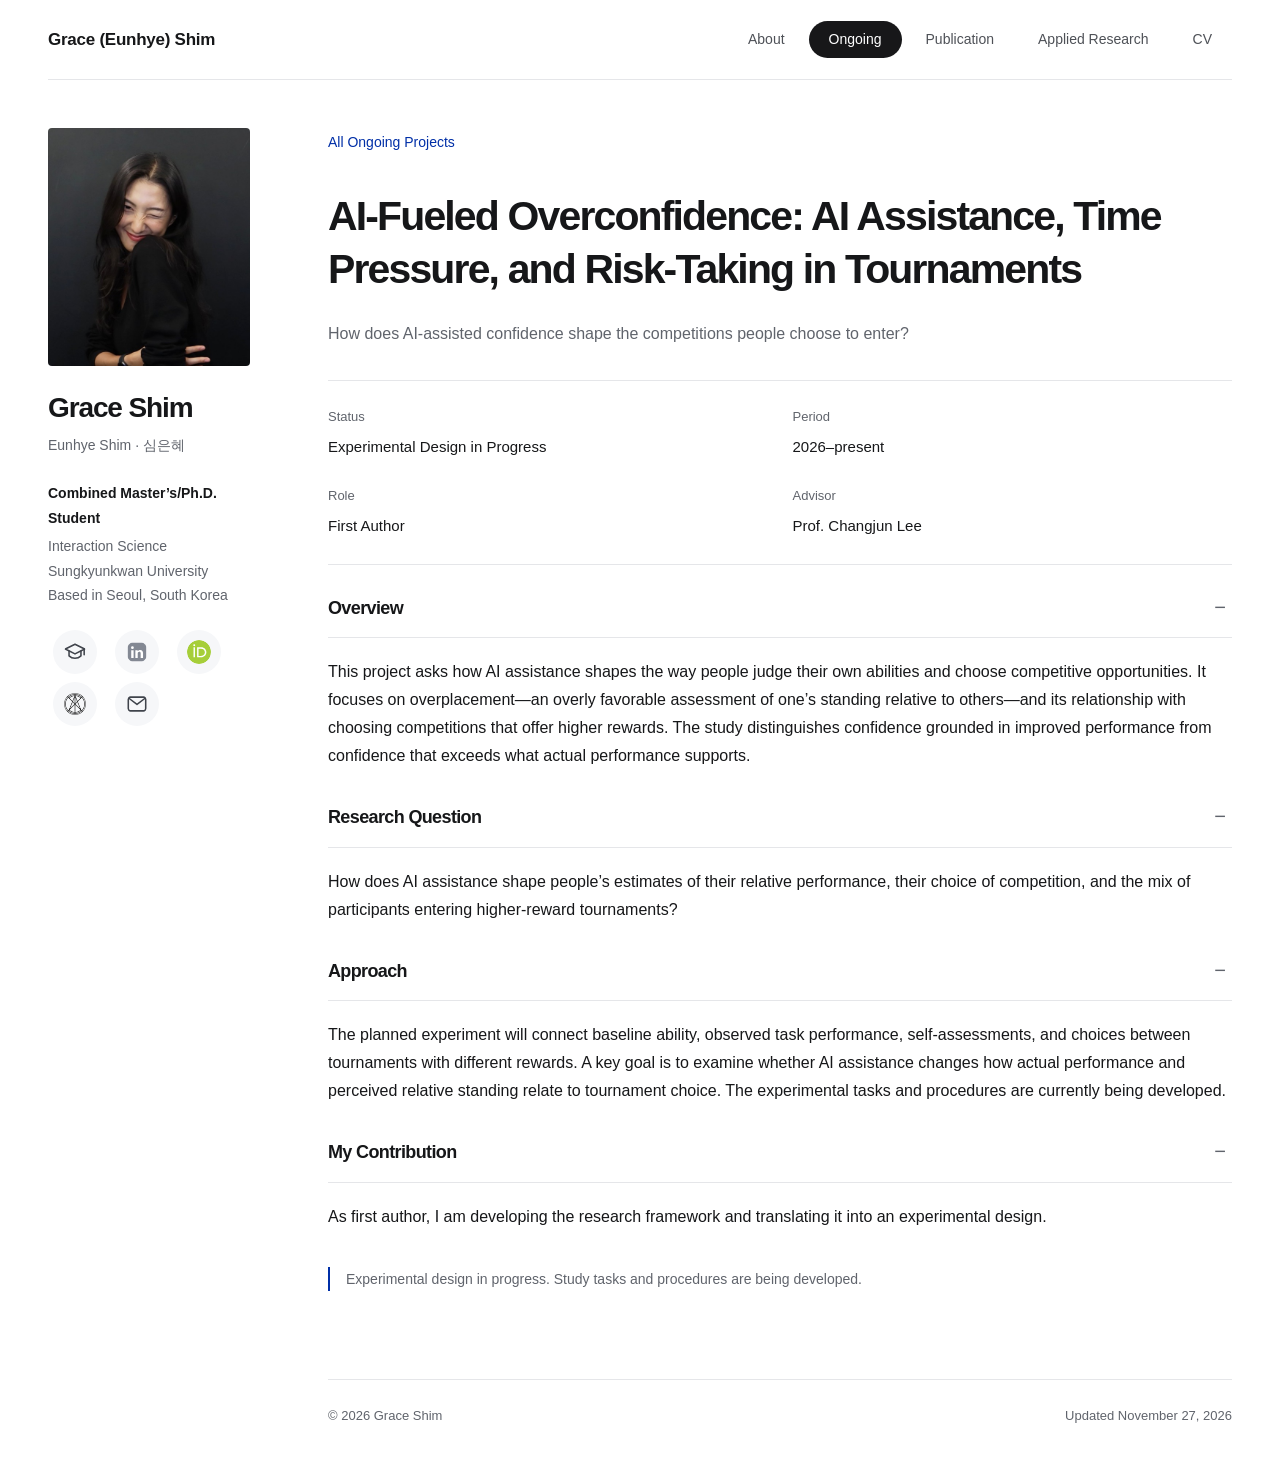
<file: research/ai-overconfidence.html>
<!doctype html>
<html lang="en"><head><meta charset="utf-8"><meta name="viewport" content="width=device-width, initial-scale=1">
<meta name="description" content="Grace (Eunhye) Shim — Combined Master’s/Ph.D. Student in Interaction Science at Sungkyunkwan University. Research and publications.">
<meta name="color-scheme" content="light"><title>AI-Fueled Overconfidence: AI Assistance, Time Pressure, and Risk-Taking in Tournaments · Grace Shim</title>
<link rel="icon" href="../assets/favicon.svg" type="image/svg+xml">
<link rel="stylesheet" href="../assets/style.css?v=efd84f9d859a"><script defer src="../assets/analytics.js?v=6066d4ee3aa5" data-analytics
      data-measurement-id="G-3YJT2VN86Y" data-allowed-hosts="[&quot;grace807.github.io&quot;]"
      data-page-id="research/ai-overconfidence" data-page-section="ongoing"></script><script defer src="../assets/site.js?v=40dd83af4492"></script></head>
<body data-page="research/ai-overconfidence"><a class="skip-link" href="#main">Skip to Content</a>
<div class="site-shell"><header class="topbar"><a class="wordmark" href="../index.html">Grace (Eunhye) Shim</a>
<button class="menu-toggle" type="button" aria-label="Main Menu" aria-controls="primary-nav" aria-expanded="false" hidden>
  <svg width="24" height="24" viewBox="0 0 24 24" fill="none" stroke="currentColor" stroke-width="1.7" stroke-linecap="round" aria-hidden="true">
    <path class="menu-bars" d="M3 6h18 M3 12h18 M3 18h18"/><path class="menu-cross" d="m5 5 14 14 M19 5 5 19"/>
  </svg>
</button>
<nav id="primary-nav" aria-label="Main navigation"><a href="../index.html" data-track-event="navigation_click" data-track-link-id="about">About</a><a href="../ongoing.html" aria-current="page" data-track-event="navigation_click" data-track-link-id="ongoing">Ongoing</a><a href="../publications.html" data-track-event="navigation_click" data-track-link-id="publications">Publication</a><a href="../research.html" data-track-event="navigation_click" data-track-link-id="research">Applied Research</a><button type="button" class="" data-cv-open aria-haspopup="dialog" aria-controls="cv-dialog" aria-expanded="false">CV</button></nav></header>
<div class="layout"><aside class="profile" aria-label="Grace Shim profile">
<a class="portrait-link" href="../index.html" aria-label="Grace Shim home"><img class="portrait" src="../assets/portrait.jpg?v=2a0abec2c35b" alt="Portrait of Grace (Eunhye) Shim" width="552" height="650"></a>
<p class="profile-name">Grace Shim</p><p class="also-known">Eunhye Shim · 심은혜</p>
<p class="profile-role">Combined Master’s/Ph.D. Student</p><p class="affiliation">Interaction Science<br>Sungkyunkwan University<br>Based in Seoul, South Korea</p>
<div class="profile-links"><a class="profile-google_scholar" href="https://scholar.google.com/citations?user=8Ap1jGoAAAAJ&amp;hl=ko&amp;oi=ao" aria-label="Google Scholar" data-track-event="profile_link_click" data-track-link-id="google_scholar"><svg viewBox="0 0 24 24" width="44" height="44" fill="none" stroke="currentColor" stroke-width="1.7" stroke-linecap="round" stroke-linejoin="round" aria-hidden="true" focusable="false"><path d="M1.5 8.8 12 3.5l10.5 5.3L12 14.1Z"/><path d="M5.5 11v5.2c3.5 3.5 9.5 3.5 13 0V11m3.5-2v6"/></svg><span class="profile-link-name" aria-hidden="true">Google Scholar</span></a><button class="profile-linkedin" type="button" disabled aria-label="LinkedIn (not linked yet)"><svg viewBox="0 0 24 24" width="44" height="44" fill="none" stroke="currentColor" stroke-width="1.7" stroke-linecap="round" stroke-linejoin="round" aria-hidden="true" focusable="false"><rect x="2" y="2" width="20" height="20" rx="2" fill="currentColor" stroke="none"/><g fill="white" stroke="none"><circle cx="7" cy="7.3" r="1.5"/><path d="M5.7 10h2.6v8.5H5.7zm4.5 0h2.5v1.2c.6-.9 1.5-1.5 2.8-1.5 2.2 0 3.1 1.4 3.1 3.6v5.2H16v-4.8c0-1.2-.4-1.9-1.5-1.9s-1.7.8-1.7 2.1v4.6h-2.6z"/></g></svg><span class="profile-link-name" aria-hidden="true">LinkedIn</span></button><a class="profile-orcid" href="https://orcid.org/0009-0001-8136-0627" aria-label="ORCID" data-track-event="profile_link_click" data-track-link-id="orcid"><img class="profile-logo orcid-logo" src="../assets/logos/orcid-id.svg" width="72" height="72" alt=""><span class="profile-link-name" aria-hidden="true">ORCID</span></a><a class="profile-axis_lab" href="https://www.axislabskku.com/members/eunhye-shim" aria-label="AXIS Lab" data-track-event="profile_link_click" data-track-link-id="axis_lab"><img class="profile-logo axis-logo" src="../assets/logos/axis-lab.png?v=41e75b4dadca" width="681" height="681" alt=""><span class="profile-link-name" aria-hidden="true">AXIS Lab</span></a><a class="profile-email" href="mailto:eunhyeshim807@gmail.com" aria-label="Email" data-track-event="profile_link_click" data-track-link-id="email"><svg viewBox="0 0 24 24" width="44" height="44" fill="none" stroke="currentColor" stroke-width="1.7" stroke-linecap="round" stroke-linejoin="round" aria-hidden="true" focusable="false"><rect x="2.5" y="4.5" width="19" height="15" rx="2.4"/><path d="m3.5 6 8.5 6.5L20.5 6"/></svg><span class="profile-link-name" aria-hidden="true">Email</span></a></div>
      <div class="email-feedback"><p role="status"></p>
        <input type="text" readonly hidden aria-label="Email Address" value="eunhyeshim807@gmail.com"></div>
</aside>
<div class="content-column">
<main id="main" tabindex="-1"><a class="text-link back-link" href="../ongoing.html">All Ongoing Projects</a>
          <h1 class="project-title">AI-Fueled Overconfidence: AI Assistance, Time Pressure, and Risk-Taking in Tournaments</h1><p class="page-lead">How does AI-assisted confidence shape the competitions people choose to enter?</p>
          <dl class="project-facts"><div><dt>Status</dt><dd>Experimental Design in Progress</dd></div><div><dt>Period</dt><dd>2026–present</dd></div><div><dt>Role</dt><dd>First Author</dd></div><div><dt>Advisor</dt><dd>Prof. Changjun Lee</dd></div></dl>
          <details class="experience-group project-section" data-section-id="ai-overconfidence-overview" open>
          <summary class="section-toggle"><h2>Overview</h2></summary><div class="disclosure-body"><p>This project asks how AI assistance shapes the way people judge their own abilities and choose competitive opportunities. It focuses on overplacement—an overly favorable assessment of one’s standing relative to others—and its relationship with choosing competitions that offer higher rewards. The study distinguishes confidence grounded in improved performance from confidence that exceeds what actual performance supports.</p></div></details><details class="experience-group project-section" data-section-id="ai-overconfidence-researchQuestion" open>
          <summary class="section-toggle"><h2>Research Question</h2></summary><div class="disclosure-body"><p>How does AI assistance shape people’s estimates of their relative performance, their choice of competition, and the mix of participants entering higher-reward tournaments?</p></div></details><details class="experience-group project-section" data-section-id="ai-overconfidence-approach" open>
          <summary class="section-toggle"><h2>Approach</h2></summary><div class="disclosure-body"><p>The planned experiment will connect baseline ability, observed task performance, self-assessments, and choices between tournaments with different rewards. A key goal is to examine whether AI assistance changes how actual performance and perceived relative standing relate to tournament choice. The experimental tasks and procedures are currently being developed.</p></div></details><details class="experience-group project-section" data-section-id="ai-overconfidence-contribution" open>
          <summary class="section-toggle"><h2>My Contribution</h2></summary><div class="disclosure-body"><p>As first author, I am developing the research framework and translating it into an experimental design.</p></div></details>
          <p class="project-progress">Experimental design in progress. Study tasks and procedures are being developed.</p>
          </main>
<footer><span>© 2026 Grace Shim</span><span class="footer-updated">Updated November 27, 2026</span></footer></div></div></div><dialog id="cv-dialog" aria-labelledby="cv-title" aria-describedby="cv-description">
      <h2 id="cv-title">Curriculum Vitae</h2>
      <p id="cv-description">A downloadable CV will be available soon.</p><div class="cv-actions">
      <form method="dialog"><button class="cv-close" autofocus>Close</button></form></div></dialog></body></html>
</file>
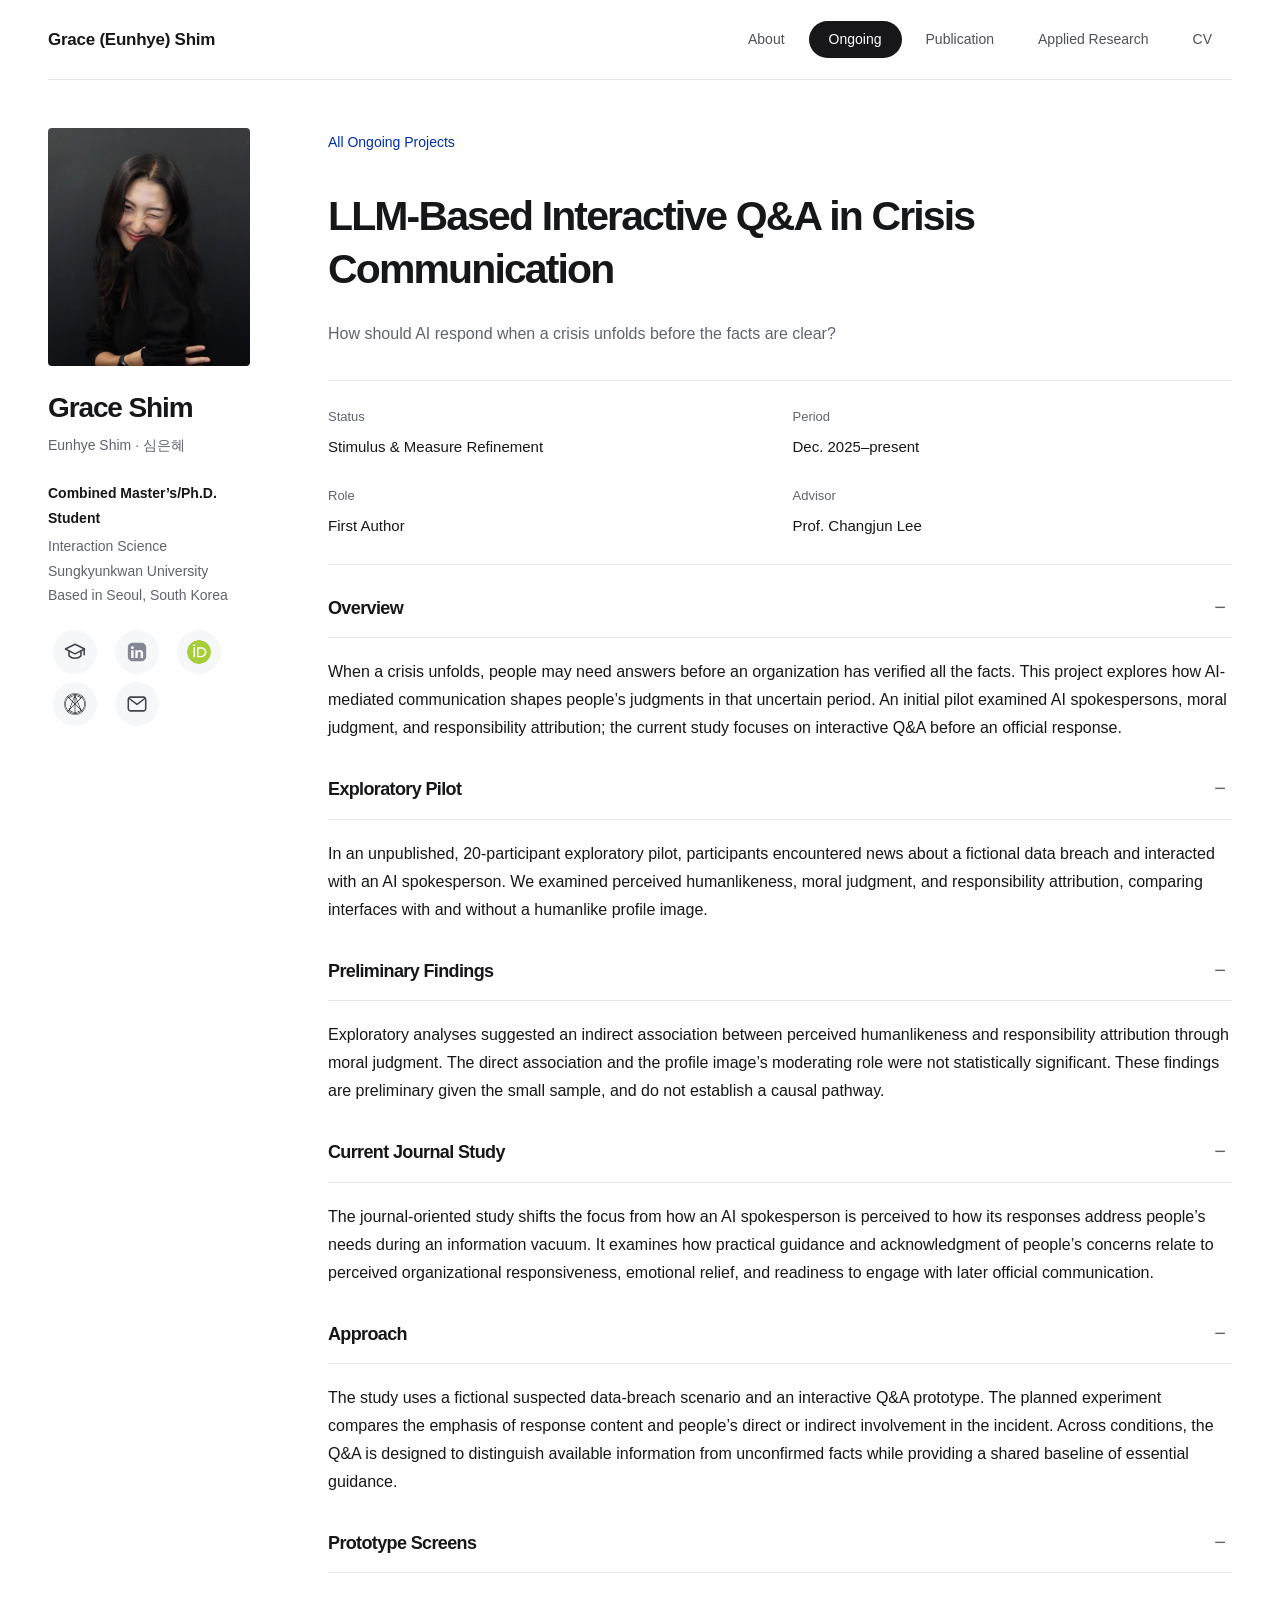
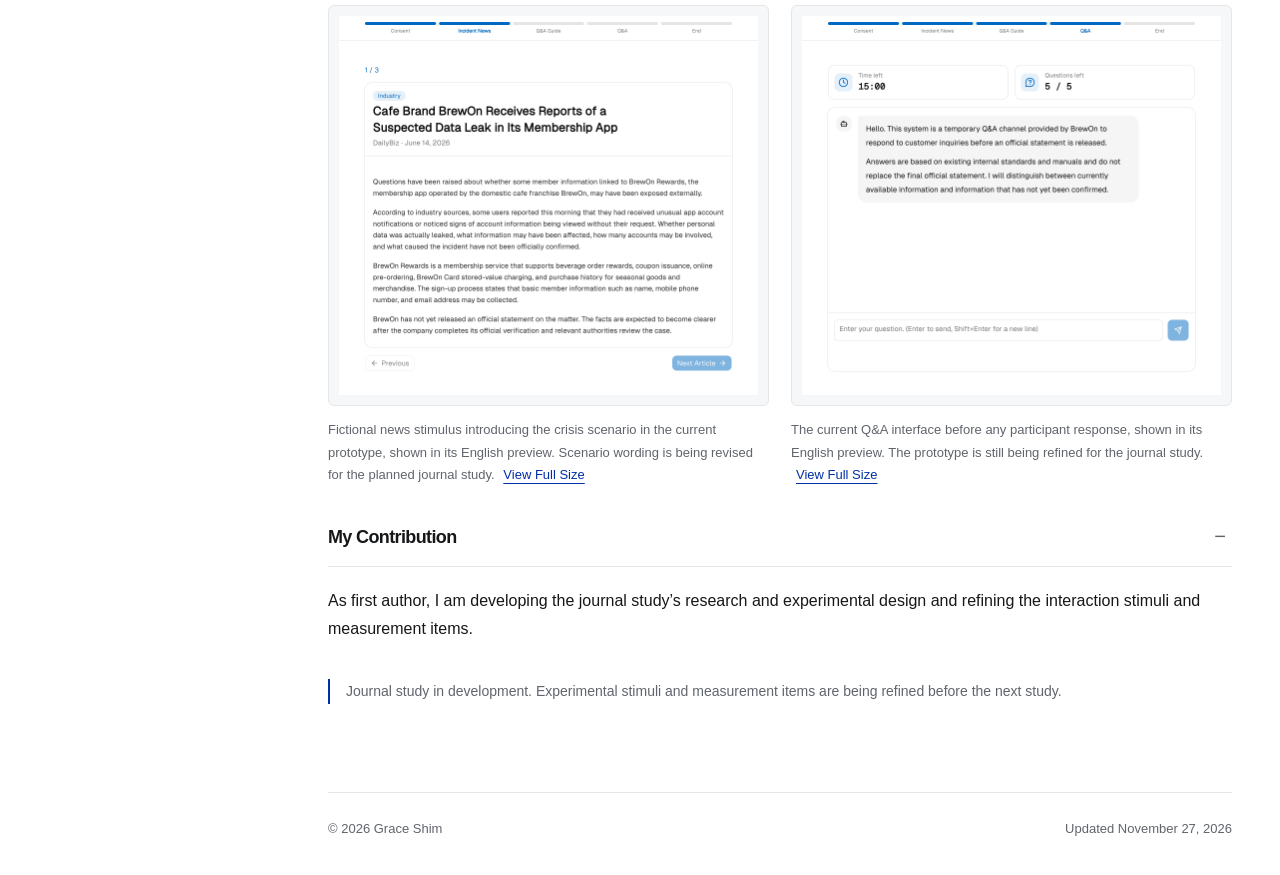
<file: research/crisis-communication.html>
<!doctype html>
<html lang="en"><head><meta charset="utf-8"><meta name="viewport" content="width=device-width, initial-scale=1">
<meta name="description" content="Grace (Eunhye) Shim — Combined Master’s/Ph.D. Student in Interaction Science at Sungkyunkwan University. Research and publications.">
<meta name="color-scheme" content="light"><title>LLM-Based Interactive Q&amp;A in Crisis Communication · Grace Shim</title>
<link rel="icon" href="../assets/favicon.svg" type="image/svg+xml">
<link rel="stylesheet" href="../assets/style.css?v=efd84f9d859a"><script defer src="../assets/analytics.js?v=6066d4ee3aa5" data-analytics
      data-measurement-id="G-3YJT2VN86Y" data-allowed-hosts="[&quot;grace807.github.io&quot;]"
      data-page-id="research/crisis-communication" data-page-section="ongoing"></script><script defer src="../assets/site.js?v=40dd83af4492"></script><link rel="stylesheet" href="../assets/gallery.css?v=ac10cd56f426"><script defer src="../assets/gallery.js?v=3e4ea2a9fa2d"></script></head>
<body data-page="research/crisis-communication"><a class="skip-link" href="#main">Skip to Content</a>
<div class="site-shell"><header class="topbar"><a class="wordmark" href="../index.html">Grace (Eunhye) Shim</a>
<button class="menu-toggle" type="button" aria-label="Main Menu" aria-controls="primary-nav" aria-expanded="false" hidden>
  <svg width="24" height="24" viewBox="0 0 24 24" fill="none" stroke="currentColor" stroke-width="1.7" stroke-linecap="round" aria-hidden="true">
    <path class="menu-bars" d="M3 6h18 M3 12h18 M3 18h18"/><path class="menu-cross" d="m5 5 14 14 M19 5 5 19"/>
  </svg>
</button>
<nav id="primary-nav" aria-label="Main navigation"><a href="../index.html" data-track-event="navigation_click" data-track-link-id="about">About</a><a href="../ongoing.html" aria-current="page" data-track-event="navigation_click" data-track-link-id="ongoing">Ongoing</a><a href="../publications.html" data-track-event="navigation_click" data-track-link-id="publications">Publication</a><a href="../research.html" data-track-event="navigation_click" data-track-link-id="research">Applied Research</a><button type="button" class="" data-cv-open aria-haspopup="dialog" aria-controls="cv-dialog" aria-expanded="false">CV</button></nav></header>
<div class="layout"><aside class="profile" aria-label="Grace Shim profile">
<a class="portrait-link" href="../index.html" aria-label="Grace Shim home"><img class="portrait" src="../assets/portrait.jpg?v=2a0abec2c35b" alt="Portrait of Grace (Eunhye) Shim" width="552" height="650"></a>
<p class="profile-name">Grace Shim</p><p class="also-known">Eunhye Shim · 심은혜</p>
<p class="profile-role">Combined Master’s/Ph.D. Student</p><p class="affiliation">Interaction Science<br>Sungkyunkwan University<br>Based in Seoul, South Korea</p>
<div class="profile-links"><a class="profile-google_scholar" href="https://scholar.google.com/citations?user=8Ap1jGoAAAAJ&amp;hl=ko&amp;oi=ao" aria-label="Google Scholar" data-track-event="profile_link_click" data-track-link-id="google_scholar"><svg viewBox="0 0 24 24" width="44" height="44" fill="none" stroke="currentColor" stroke-width="1.7" stroke-linecap="round" stroke-linejoin="round" aria-hidden="true" focusable="false"><path d="M1.5 8.8 12 3.5l10.5 5.3L12 14.1Z"/><path d="M5.5 11v5.2c3.5 3.5 9.5 3.5 13 0V11m3.5-2v6"/></svg><span class="profile-link-name" aria-hidden="true">Google Scholar</span></a><button class="profile-linkedin" type="button" disabled aria-label="LinkedIn (not linked yet)"><svg viewBox="0 0 24 24" width="44" height="44" fill="none" stroke="currentColor" stroke-width="1.7" stroke-linecap="round" stroke-linejoin="round" aria-hidden="true" focusable="false"><rect x="2" y="2" width="20" height="20" rx="2" fill="currentColor" stroke="none"/><g fill="white" stroke="none"><circle cx="7" cy="7.3" r="1.5"/><path d="M5.7 10h2.6v8.5H5.7zm4.5 0h2.5v1.2c.6-.9 1.5-1.5 2.8-1.5 2.2 0 3.1 1.4 3.1 3.6v5.2H16v-4.8c0-1.2-.4-1.9-1.5-1.9s-1.7.8-1.7 2.1v4.6h-2.6z"/></g></svg><span class="profile-link-name" aria-hidden="true">LinkedIn</span></button><a class="profile-orcid" href="https://orcid.org/0009-0001-8136-0627" aria-label="ORCID" data-track-event="profile_link_click" data-track-link-id="orcid"><img class="profile-logo orcid-logo" src="../assets/logos/orcid-id.svg" width="72" height="72" alt=""><span class="profile-link-name" aria-hidden="true">ORCID</span></a><a class="profile-axis_lab" href="https://www.axislabskku.com/members/eunhye-shim" aria-label="AXIS Lab" data-track-event="profile_link_click" data-track-link-id="axis_lab"><img class="profile-logo axis-logo" src="../assets/logos/axis-lab.png?v=41e75b4dadca" width="681" height="681" alt=""><span class="profile-link-name" aria-hidden="true">AXIS Lab</span></a><a class="profile-email" href="mailto:eunhyeshim807@gmail.com" aria-label="Email" data-track-event="profile_link_click" data-track-link-id="email"><svg viewBox="0 0 24 24" width="44" height="44" fill="none" stroke="currentColor" stroke-width="1.7" stroke-linecap="round" stroke-linejoin="round" aria-hidden="true" focusable="false"><rect x="2.5" y="4.5" width="19" height="15" rx="2.4"/><path d="m3.5 6 8.5 6.5L20.5 6"/></svg><span class="profile-link-name" aria-hidden="true">Email</span></a></div>
      <div class="email-feedback"><p role="status"></p>
        <input type="text" readonly hidden aria-label="Email Address" value="eunhyeshim807@gmail.com"></div>
</aside>
<div class="content-column">
<main id="main" tabindex="-1"><a class="text-link back-link" href="../ongoing.html">All Ongoing Projects</a>
          <h1 class="project-title">LLM-Based Interactive Q&amp;A in Crisis Communication</h1><p class="page-lead">How should AI respond when a crisis unfolds before the facts are clear?</p>
          <dl class="project-facts"><div><dt>Status</dt><dd>Stimulus &amp; Measure Refinement</dd></div><div><dt>Period</dt><dd>Dec. 2025–present</dd></div><div><dt>Role</dt><dd>First Author</dd></div><div><dt>Advisor</dt><dd>Prof. Changjun Lee</dd></div></dl>
          <details class="experience-group project-section" data-section-id="crisis-communication-overview" open>
          <summary class="section-toggle"><h2>Overview</h2></summary><div class="disclosure-body"><p>When a crisis unfolds, people may need answers before an organization has verified all the facts. This project explores how AI-mediated communication shapes people’s judgments in that uncertain period. An initial pilot examined AI spokespersons, moral judgment, and responsibility attribution; the current study focuses on interactive Q&amp;A before an official response.</p></div></details><details class="experience-group project-section" data-section-id="crisis-communication-pilotOverview" open>
          <summary class="section-toggle"><h2>Exploratory Pilot</h2></summary><div class="disclosure-body"><p>In an unpublished, 20-participant exploratory pilot, participants encountered news about a fictional data breach and interacted with an AI spokesperson. We examined perceived humanlikeness, moral judgment, and responsibility attribution, comparing interfaces with and without a humanlike profile image.</p></div></details><details class="experience-group project-section" data-section-id="crisis-communication-pilotFindings" open>
          <summary class="section-toggle"><h2>Preliminary Findings</h2></summary><div class="disclosure-body"><p>Exploratory analyses suggested an indirect association between perceived humanlikeness and responsibility attribution through moral judgment. The direct association and the profile image’s moderating role were not statistically significant. These findings are preliminary given the small sample, and do not establish a causal pathway.</p></div></details><details class="experience-group project-section" data-section-id="crisis-communication-currentStudy" open>
          <summary class="section-toggle"><h2>Current Journal Study</h2></summary><div class="disclosure-body"><p>The journal-oriented study shifts the focus from how an AI spokesperson is perceived to how its responses address people’s needs during an information vacuum. It examines how practical guidance and acknowledgment of people’s concerns relate to perceived organizational responsiveness, emotional relief, and readiness to engage with later official communication.</p></div></details><details class="experience-group project-section" data-section-id="crisis-communication-approach" open>
          <summary class="section-toggle"><h2>Approach</h2></summary><div class="disclosure-body"><p>The study uses a fictional suspected data-breach scenario and an interactive Q&amp;A prototype. The planned experiment compares the emphasis of response content and people’s direct or indirect involvement in the incident. Across conditions, the Q&amp;A is designed to distinguish available information from unconfirmed facts while providing a shared baseline of essential guidance.</p></div></details><details class="experience-group project-section" data-section-id="crisis-communication-prototype" open>
              <summary class="section-toggle"><h2>Prototype Screens</h2></summary><div class="project-gallery" role="region" aria-label="Experimental Interface Screenshots" tabindex="0"><figure class="project-figure"><a href="../assets/research/aicm-news.png" aria-label="Open Experimental Interface Image at Full Size">
          <img src="../assets/research/aicm-news.png" alt="English preview of a fictional news article about a suspected data leak at BrewOn, shown at the Incident News step of the experimental prototype." width="1680" height="1520" decoding="async"></a>
          <figcaption><span class="figure-caption">Fictional news stimulus introducing the crisis scenario in the current prototype, shown in its English preview. Scenario wording is being revised for the planned journal study.</span> <a href="../assets/research/aicm-news.png">View Full Size</a></figcaption></figure><figure class="project-figure"><a href="../assets/research/aicm-chat.png" aria-label="Open Experimental Interface Image at Full Size">
          <img src="../assets/research/aicm-chat.png" alt="English preview of the Q&amp;A prototype showing its opening message, time and question counters, and an empty question field. The message distinguishes available information from unconfirmed facts." width="1680" height="1520" decoding="async"></a>
          <figcaption><span class="figure-caption">The current Q&amp;A interface before any participant response, shown in its English preview. The prototype is still being refined for the journal study.</span> <a href="../assets/research/aicm-chat.png">View Full Size</a></figcaption></figure></div></details><details class="experience-group project-section" data-section-id="crisis-communication-contribution" open>
          <summary class="section-toggle"><h2>My Contribution</h2></summary><div class="disclosure-body"><p>As first author, I am developing the journal study’s research and experimental design and refining the interaction stimuli and measurement items.</p></div></details>
          <p class="project-progress">Journal study in development. Experimental stimuli and measurement items are being refined before the next study.</p>
          </main>
<footer><span>© 2026 Grace Shim</span><span class="footer-updated">Updated November 27, 2026</span></footer></div></div></div><dialog id="cv-dialog" aria-labelledby="cv-title" aria-describedby="cv-description">
      <h2 id="cv-title">Curriculum Vitae</h2>
      <p id="cv-description">A downloadable CV will be available soon.</p><div class="cv-actions">
      <form method="dialog"><button class="cv-close" autofocus>Close</button></form></div></dialog><dialog class="image-viewer" aria-label="Image Viewer" autofocus>
          <div class="viewer-panel"><div class="viewer-toolbar">
            <button type="button" class="viewer-prev" aria-label="Previous Image">
              <svg viewBox="0 0 24 24" aria-hidden="true" focusable="false"><path d="M20 12H4m7-7-7 7 7 7"/></svg>
            </button>
            <span class="viewer-count" role="status"></span>
            <button type="button" class="viewer-next" aria-label="Next Image">
              <svg viewBox="0 0 24 24" aria-hidden="true" focusable="false"><path d="M4 12h16m-7-7 7 7-7 7"/></svg>
            </button>
            <button type="button" class="viewer-close" aria-label="Close Image Viewer" aria-keyshortcuts="Escape X">
              <svg viewBox="0 0 24 24" aria-hidden="true" focusable="false"><path d="M6 6l12 12M18 6L6 18"/></svg>
            </button>
          </div><div class="viewer-stage"><img alt=""></div>
          <div class="viewer-caption"></div></div></dialog></body></html>
</file>
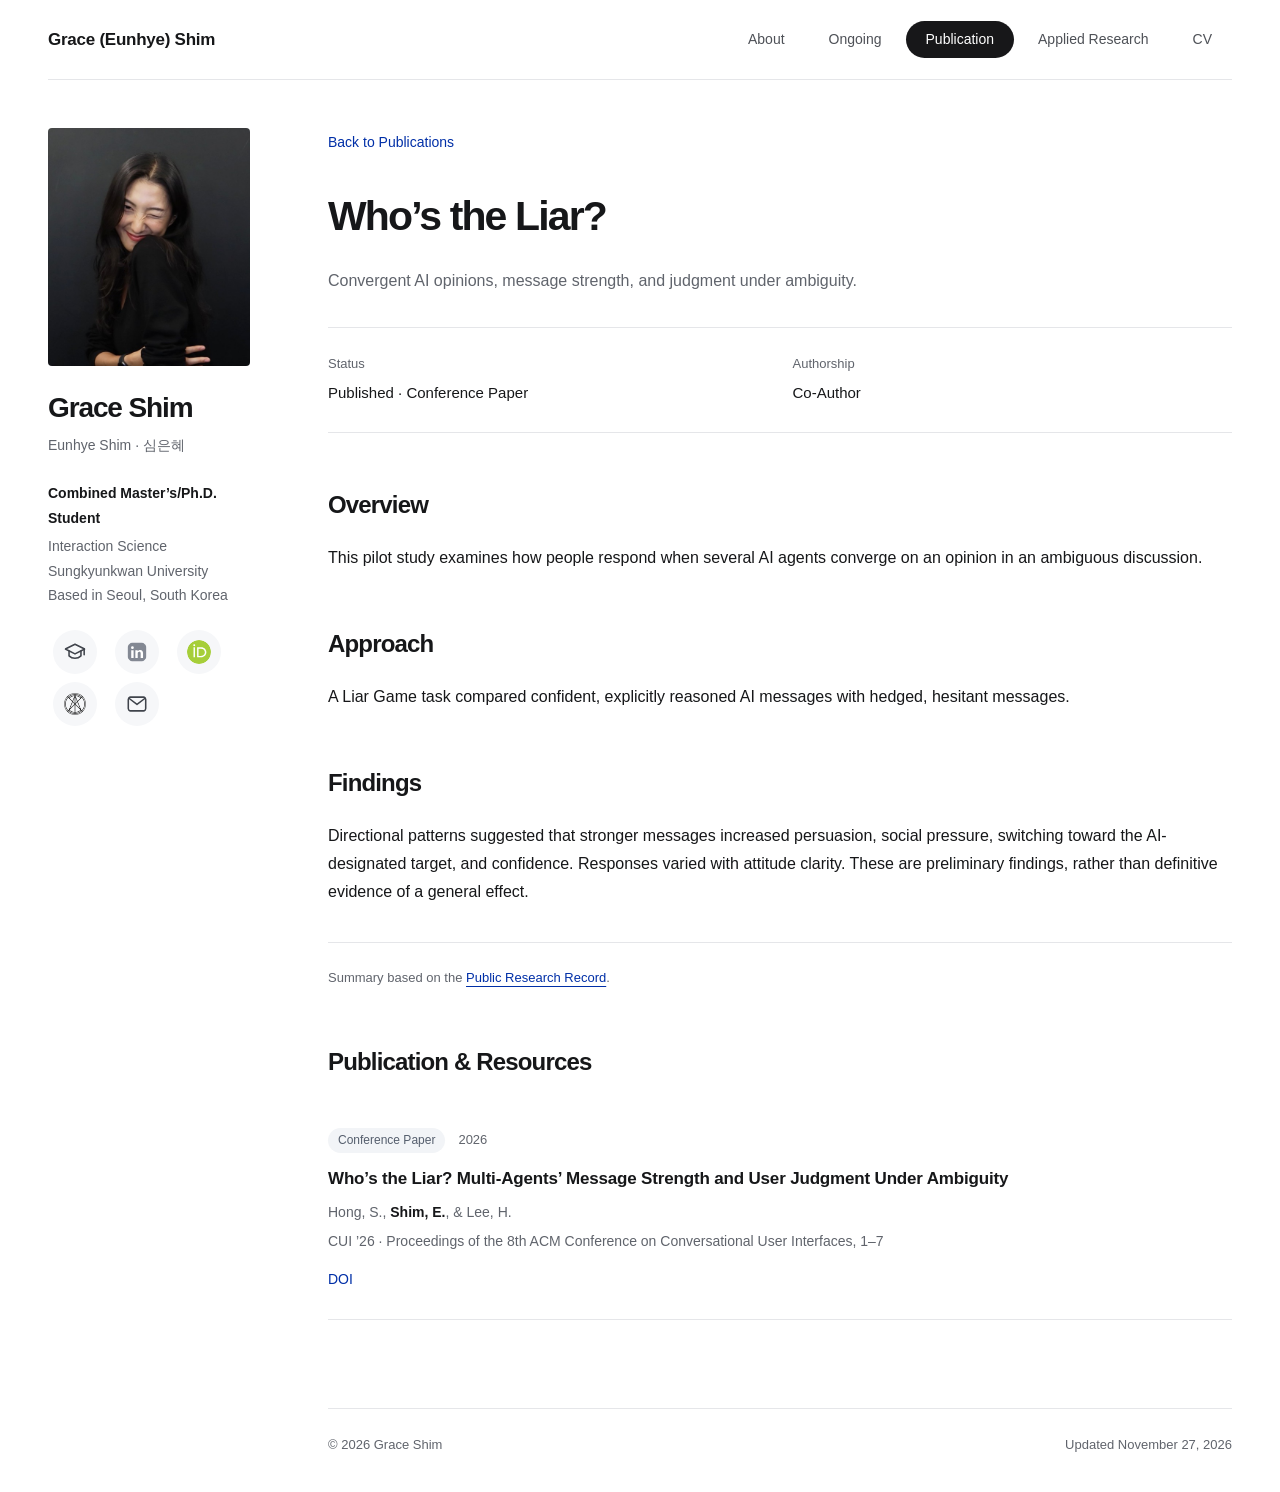
<file: research/liar-cui.html>
<!doctype html>
<html lang="en"><head><meta charset="utf-8"><meta name="viewport" content="width=device-width, initial-scale=1">
<meta name="description" content="Grace (Eunhye) Shim — Combined Master’s/Ph.D. Student in Interaction Science at Sungkyunkwan University. Research and publications.">
<meta name="color-scheme" content="light"><title>Who’s the Liar? · Grace Shim</title>
<link rel="icon" href="../assets/favicon.svg" type="image/svg+xml">
<link rel="stylesheet" href="../assets/style.css?v=efd84f9d859a"><script defer src="../assets/analytics.js?v=6066d4ee3aa5" data-analytics
      data-measurement-id="G-3YJT2VN86Y" data-allowed-hosts="[&quot;grace807.github.io&quot;]"
      data-page-id="research/liar-cui" data-page-section="publications"></script><script defer src="../assets/site.js?v=40dd83af4492"></script></head>
<body data-page="research/liar-cui"><a class="skip-link" href="#main">Skip to Content</a>
<div class="site-shell"><header class="topbar"><a class="wordmark" href="../index.html">Grace (Eunhye) Shim</a>
<button class="menu-toggle" type="button" aria-label="Main Menu" aria-controls="primary-nav" aria-expanded="false" hidden>
  <svg width="24" height="24" viewBox="0 0 24 24" fill="none" stroke="currentColor" stroke-width="1.7" stroke-linecap="round" aria-hidden="true">
    <path class="menu-bars" d="M3 6h18 M3 12h18 M3 18h18"/><path class="menu-cross" d="m5 5 14 14 M19 5 5 19"/>
  </svg>
</button>
<nav id="primary-nav" aria-label="Main navigation"><a href="../index.html" data-track-event="navigation_click" data-track-link-id="about">About</a><a href="../ongoing.html" data-track-event="navigation_click" data-track-link-id="ongoing">Ongoing</a><a href="../publications.html" aria-current="page" data-track-event="navigation_click" data-track-link-id="publications">Publication</a><a href="../research.html" data-track-event="navigation_click" data-track-link-id="research">Applied Research</a><button type="button" class="" data-cv-open aria-haspopup="dialog" aria-controls="cv-dialog" aria-expanded="false">CV</button></nav></header>
<div class="layout"><aside class="profile" aria-label="Grace Shim profile">
<a class="portrait-link" href="../index.html" aria-label="Grace Shim home"><img class="portrait" src="../assets/portrait.jpg?v=2a0abec2c35b" alt="Portrait of Grace (Eunhye) Shim" width="552" height="650"></a>
<p class="profile-name">Grace Shim</p><p class="also-known">Eunhye Shim · 심은혜</p>
<p class="profile-role">Combined Master’s/Ph.D. Student</p><p class="affiliation">Interaction Science<br>Sungkyunkwan University<br>Based in Seoul, South Korea</p>
<div class="profile-links"><a class="profile-google_scholar" href="https://scholar.google.com/citations?user=8Ap1jGoAAAAJ&amp;hl=ko&amp;oi=ao" aria-label="Google Scholar" data-track-event="profile_link_click" data-track-link-id="google_scholar"><svg viewBox="0 0 24 24" width="44" height="44" fill="none" stroke="currentColor" stroke-width="1.7" stroke-linecap="round" stroke-linejoin="round" aria-hidden="true" focusable="false"><path d="M1.5 8.8 12 3.5l10.5 5.3L12 14.1Z"/><path d="M5.5 11v5.2c3.5 3.5 9.5 3.5 13 0V11m3.5-2v6"/></svg><span class="profile-link-name" aria-hidden="true">Google Scholar</span></a><button class="profile-linkedin" type="button" disabled aria-label="LinkedIn (not linked yet)"><svg viewBox="0 0 24 24" width="44" height="44" fill="none" stroke="currentColor" stroke-width="1.7" stroke-linecap="round" stroke-linejoin="round" aria-hidden="true" focusable="false"><rect x="2" y="2" width="20" height="20" rx="2" fill="currentColor" stroke="none"/><g fill="white" stroke="none"><circle cx="7" cy="7.3" r="1.5"/><path d="M5.7 10h2.6v8.5H5.7zm4.5 0h2.5v1.2c.6-.9 1.5-1.5 2.8-1.5 2.2 0 3.1 1.4 3.1 3.6v5.2H16v-4.8c0-1.2-.4-1.9-1.5-1.9s-1.7.8-1.7 2.1v4.6h-2.6z"/></g></svg><span class="profile-link-name" aria-hidden="true">LinkedIn</span></button><a class="profile-orcid" href="https://orcid.org/0009-0001-8136-0627" aria-label="ORCID" data-track-event="profile_link_click" data-track-link-id="orcid"><img class="profile-logo orcid-logo" src="../assets/logos/orcid-id.svg" width="72" height="72" alt=""><span class="profile-link-name" aria-hidden="true">ORCID</span></a><a class="profile-axis_lab" href="https://www.axislabskku.com/members/eunhye-shim" aria-label="AXIS Lab" data-track-event="profile_link_click" data-track-link-id="axis_lab"><img class="profile-logo axis-logo" src="../assets/logos/axis-lab.png?v=41e75b4dadca" width="681" height="681" alt=""><span class="profile-link-name" aria-hidden="true">AXIS Lab</span></a><a class="profile-email" href="mailto:eunhyeshim807@gmail.com" aria-label="Email" data-track-event="profile_link_click" data-track-link-id="email"><svg viewBox="0 0 24 24" width="44" height="44" fill="none" stroke="currentColor" stroke-width="1.7" stroke-linecap="round" stroke-linejoin="round" aria-hidden="true" focusable="false"><rect x="2.5" y="4.5" width="19" height="15" rx="2.4"/><path d="m3.5 6 8.5 6.5L20.5 6"/></svg><span class="profile-link-name" aria-hidden="true">Email</span></a></div>
      <div class="email-feedback"><p role="status"></p>
        <input type="text" readonly hidden aria-label="Email Address" value="eunhyeshim807@gmail.com"></div>
</aside>
<div class="content-column">
<main id="main" tabindex="-1"><a class="text-link back-link" href="../publications.html#liar-cui">Back to Publications</a>
          <h1 class="project-title">Who’s the Liar?</h1>
          <p class="page-lead">Convergent AI opinions, message strength, and judgment under ambiguity.</p><dl class="project-facts"><div><dt>Status</dt><dd>Published · Conference Paper</dd></div><div><dt>Authorship</dt><dd>Co-Author</dd></div></dl>
          <section class="section"><h2>Overview</h2><p>This pilot study examines how people respond when several AI agents converge on an opinion in an ambiguous discussion.</p></section><section class="section"><h2>Approach</h2><p>A Liar Game task compared confident, explicitly reasoned AI messages with hedged, hesitant messages.</p></section><section class="section"><h2>Findings</h2><p>Directional patterns suggested that stronger messages increased persuasion, social pressure, switching toward the AI-designated target, and confidence. Responses varied with attitude clarity. These are preliminary findings, rather than definitive evidence of a general effect.</p></section>
          <p class="source-note">Summary based on the <a class="" href="https://scholarx.skku.edu/item/6689e56b-f8bf-42ae-b246-8c60bca9551b">Public Research Record</a>.</p>
          <section class="section"><h2>Publication & Resources</h2><article class="publication" id="liar-cui">
      <div class="pub-meta"><span class="tag proceedings">Conference Paper</span><span>2026</span></div>
      <h3>Who’s the Liar? Multi-Agents’ Message Strength and User Judgment Under Ambiguity</h3><p class="authors">Hong, S., <strong>Shim, E.</strong>, &amp; Lee, H.</p>
      <p class="venue">CUI ’26 · Proceedings of the 8th ACM Conference on Conversational User Interfaces, 1–7</p><div class="resources"><a class="resource" href="https://doi.org/10.1145/3816046.3816295" data-track-event="publication_link_click" data-track-content-id="liar-cui" data-track-link-id="doi">DOI</a></div></article></section></main>
<footer><span>© 2026 Grace Shim</span><span class="footer-updated">Updated November 27, 2026</span></footer></div></div></div><dialog id="cv-dialog" aria-labelledby="cv-title" aria-describedby="cv-description">
      <h2 id="cv-title">Curriculum Vitae</h2>
      <p id="cv-description">A downloadable CV will be available soon.</p><div class="cv-actions">
      <form method="dialog"><button class="cv-close" autofocus>Close</button></form></div></dialog></body></html>
</file>
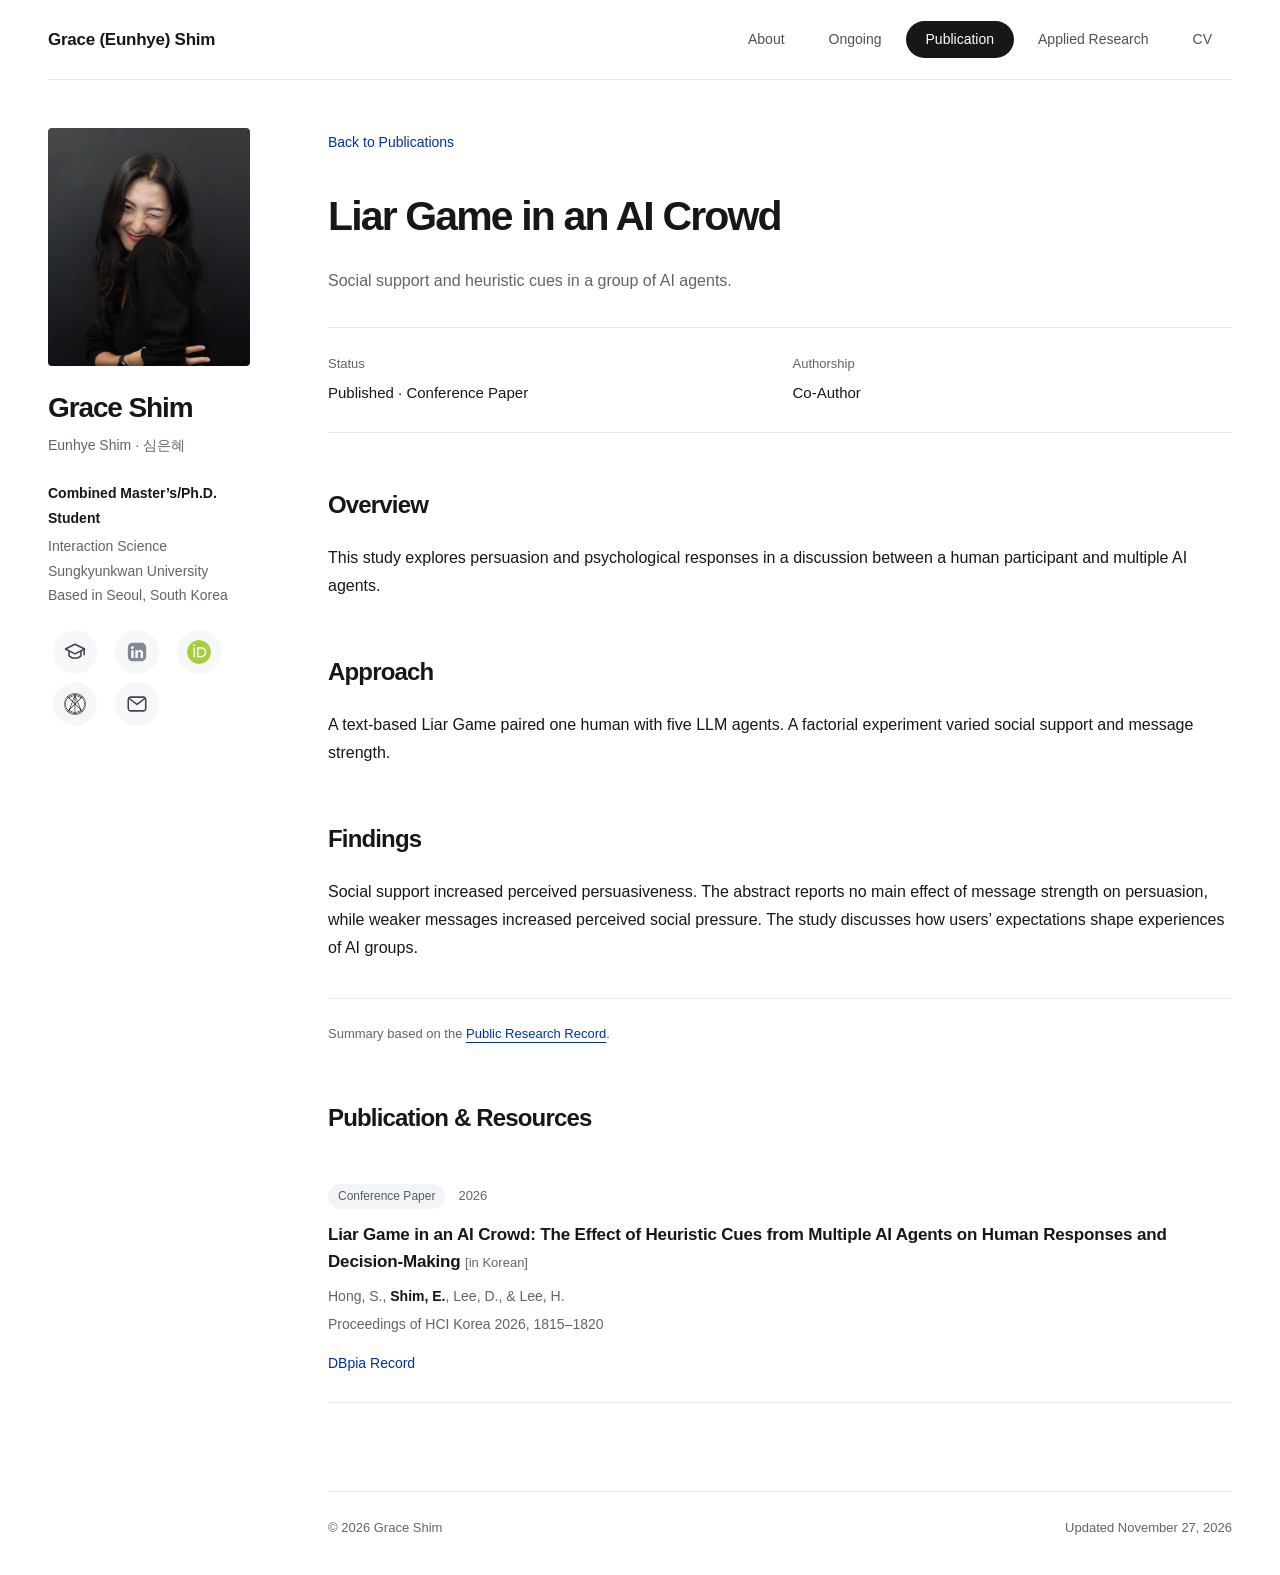
<file: research/liar-hcik.html>
<!doctype html>
<html lang="en"><head><meta charset="utf-8"><meta name="viewport" content="width=device-width, initial-scale=1">
<meta name="description" content="Grace (Eunhye) Shim — Combined Master’s/Ph.D. Student in Interaction Science at Sungkyunkwan University. Research and publications.">
<meta name="color-scheme" content="light"><title>Liar Game in an AI Crowd · Grace Shim</title>
<link rel="icon" href="../assets/favicon.svg" type="image/svg+xml">
<link rel="stylesheet" href="../assets/style.css?v=efd84f9d859a"><script defer src="../assets/analytics.js?v=6066d4ee3aa5" data-analytics
      data-measurement-id="G-3YJT2VN86Y" data-allowed-hosts="[&quot;grace807.github.io&quot;]"
      data-page-id="research/liar-hcik" data-page-section="publications"></script><script defer src="../assets/site.js?v=40dd83af4492"></script></head>
<body data-page="research/liar-hcik"><a class="skip-link" href="#main">Skip to Content</a>
<div class="site-shell"><header class="topbar"><a class="wordmark" href="../index.html">Grace (Eunhye) Shim</a>
<button class="menu-toggle" type="button" aria-label="Main Menu" aria-controls="primary-nav" aria-expanded="false" hidden>
  <svg width="24" height="24" viewBox="0 0 24 24" fill="none" stroke="currentColor" stroke-width="1.7" stroke-linecap="round" aria-hidden="true">
    <path class="menu-bars" d="M3 6h18 M3 12h18 M3 18h18"/><path class="menu-cross" d="m5 5 14 14 M19 5 5 19"/>
  </svg>
</button>
<nav id="primary-nav" aria-label="Main navigation"><a href="../index.html" data-track-event="navigation_click" data-track-link-id="about">About</a><a href="../ongoing.html" data-track-event="navigation_click" data-track-link-id="ongoing">Ongoing</a><a href="../publications.html" aria-current="page" data-track-event="navigation_click" data-track-link-id="publications">Publication</a><a href="../research.html" data-track-event="navigation_click" data-track-link-id="research">Applied Research</a><button type="button" class="" data-cv-open aria-haspopup="dialog" aria-controls="cv-dialog" aria-expanded="false">CV</button></nav></header>
<div class="layout"><aside class="profile" aria-label="Grace Shim profile">
<a class="portrait-link" href="../index.html" aria-label="Grace Shim home"><img class="portrait" src="../assets/portrait.jpg?v=2a0abec2c35b" alt="Portrait of Grace (Eunhye) Shim" width="552" height="650"></a>
<p class="profile-name">Grace Shim</p><p class="also-known">Eunhye Shim · 심은혜</p>
<p class="profile-role">Combined Master’s/Ph.D. Student</p><p class="affiliation">Interaction Science<br>Sungkyunkwan University<br>Based in Seoul, South Korea</p>
<div class="profile-links"><a class="profile-google_scholar" href="https://scholar.google.com/citations?user=8Ap1jGoAAAAJ&amp;hl=ko&amp;oi=ao" aria-label="Google Scholar" data-track-event="profile_link_click" data-track-link-id="google_scholar"><svg viewBox="0 0 24 24" width="44" height="44" fill="none" stroke="currentColor" stroke-width="1.7" stroke-linecap="round" stroke-linejoin="round" aria-hidden="true" focusable="false"><path d="M1.5 8.8 12 3.5l10.5 5.3L12 14.1Z"/><path d="M5.5 11v5.2c3.5 3.5 9.5 3.5 13 0V11m3.5-2v6"/></svg><span class="profile-link-name" aria-hidden="true">Google Scholar</span></a><button class="profile-linkedin" type="button" disabled aria-label="LinkedIn (not linked yet)"><svg viewBox="0 0 24 24" width="44" height="44" fill="none" stroke="currentColor" stroke-width="1.7" stroke-linecap="round" stroke-linejoin="round" aria-hidden="true" focusable="false"><rect x="2" y="2" width="20" height="20" rx="2" fill="currentColor" stroke="none"/><g fill="white" stroke="none"><circle cx="7" cy="7.3" r="1.5"/><path d="M5.7 10h2.6v8.5H5.7zm4.5 0h2.5v1.2c.6-.9 1.5-1.5 2.8-1.5 2.2 0 3.1 1.4 3.1 3.6v5.2H16v-4.8c0-1.2-.4-1.9-1.5-1.9s-1.7.8-1.7 2.1v4.6h-2.6z"/></g></svg><span class="profile-link-name" aria-hidden="true">LinkedIn</span></button><a class="profile-orcid" href="https://orcid.org/0009-0001-8136-0627" aria-label="ORCID" data-track-event="profile_link_click" data-track-link-id="orcid"><img class="profile-logo orcid-logo" src="../assets/logos/orcid-id.svg" width="72" height="72" alt=""><span class="profile-link-name" aria-hidden="true">ORCID</span></a><a class="profile-axis_lab" href="https://www.axislabskku.com/members/eunhye-shim" aria-label="AXIS Lab" data-track-event="profile_link_click" data-track-link-id="axis_lab"><img class="profile-logo axis-logo" src="../assets/logos/axis-lab.png?v=41e75b4dadca" width="681" height="681" alt=""><span class="profile-link-name" aria-hidden="true">AXIS Lab</span></a><a class="profile-email" href="mailto:eunhyeshim807@gmail.com" aria-label="Email" data-track-event="profile_link_click" data-track-link-id="email"><svg viewBox="0 0 24 24" width="44" height="44" fill="none" stroke="currentColor" stroke-width="1.7" stroke-linecap="round" stroke-linejoin="round" aria-hidden="true" focusable="false"><rect x="2.5" y="4.5" width="19" height="15" rx="2.4"/><path d="m3.5 6 8.5 6.5L20.5 6"/></svg><span class="profile-link-name" aria-hidden="true">Email</span></a></div>
      <div class="email-feedback"><p role="status"></p>
        <input type="text" readonly hidden aria-label="Email Address" value="eunhyeshim807@gmail.com"></div>
</aside>
<div class="content-column">
<main id="main" tabindex="-1"><a class="text-link back-link" href="../publications.html#liar-hcik">Back to Publications</a>
          <h1 class="project-title">Liar Game in an AI Crowd</h1>
          <p class="page-lead">Social support and heuristic cues in a group of AI agents.</p><dl class="project-facts"><div><dt>Status</dt><dd>Published · Conference Paper</dd></div><div><dt>Authorship</dt><dd>Co-Author</dd></div></dl>
          <section class="section"><h2>Overview</h2><p>This study explores persuasion and psychological responses in a discussion between a human participant and multiple AI agents.</p></section><section class="section"><h2>Approach</h2><p>A text-based Liar Game paired one human with five LLM agents. A factorial experiment varied social support and message strength.</p></section><section class="section"><h2>Findings</h2><p>Social support increased perceived persuasiveness. The abstract reports no main effect of message strength on persuasion, while weaker messages increased perceived social pressure. The study discusses how users’ expectations shape experiences of AI groups.</p></section>
          <p class="source-note">Summary based on the <a class="" href="https://www.dbpia.co.kr/journal/articleDetail?nodeId=NODE12746050">Public Research Record</a>.</p>
          <section class="section"><h2>Publication & Resources</h2><article class="publication" id="liar-hcik">
      <div class="pub-meta"><span class="tag proceedings">Conference Paper</span><span>2026</span></div>
      <h3>Liar Game in an AI Crowd: The Effect of Heuristic Cues from Multiple AI Agents on Human Responses and Decision-Making <span class="language-note">[in Korean]</span></h3><p class="authors">Hong, S., <strong>Shim, E.</strong>, Lee, D., &amp; Lee, H.</p>
      <p class="venue">Proceedings of HCI Korea 2026, 1815–1820</p><div class="resources"><a class="resource" href="https://www.dbpia.co.kr/journal/articleDetail?nodeId=NODE12746050" data-track-event="publication_link_click" data-track-content-id="liar-hcik" data-track-link-id="dbpia_record">DBpia Record</a></div></article></section></main>
<footer><span>© 2026 Grace Shim</span><span class="footer-updated">Updated November 27, 2026</span></footer></div></div></div><dialog id="cv-dialog" aria-labelledby="cv-title" aria-describedby="cv-description">
      <h2 id="cv-title">Curriculum Vitae</h2>
      <p id="cv-description">A downloadable CV will be available soon.</p><div class="cv-actions">
      <form method="dialog"><button class="cv-close" autofocus>Close</button></form></div></dialog></body></html>
</file>
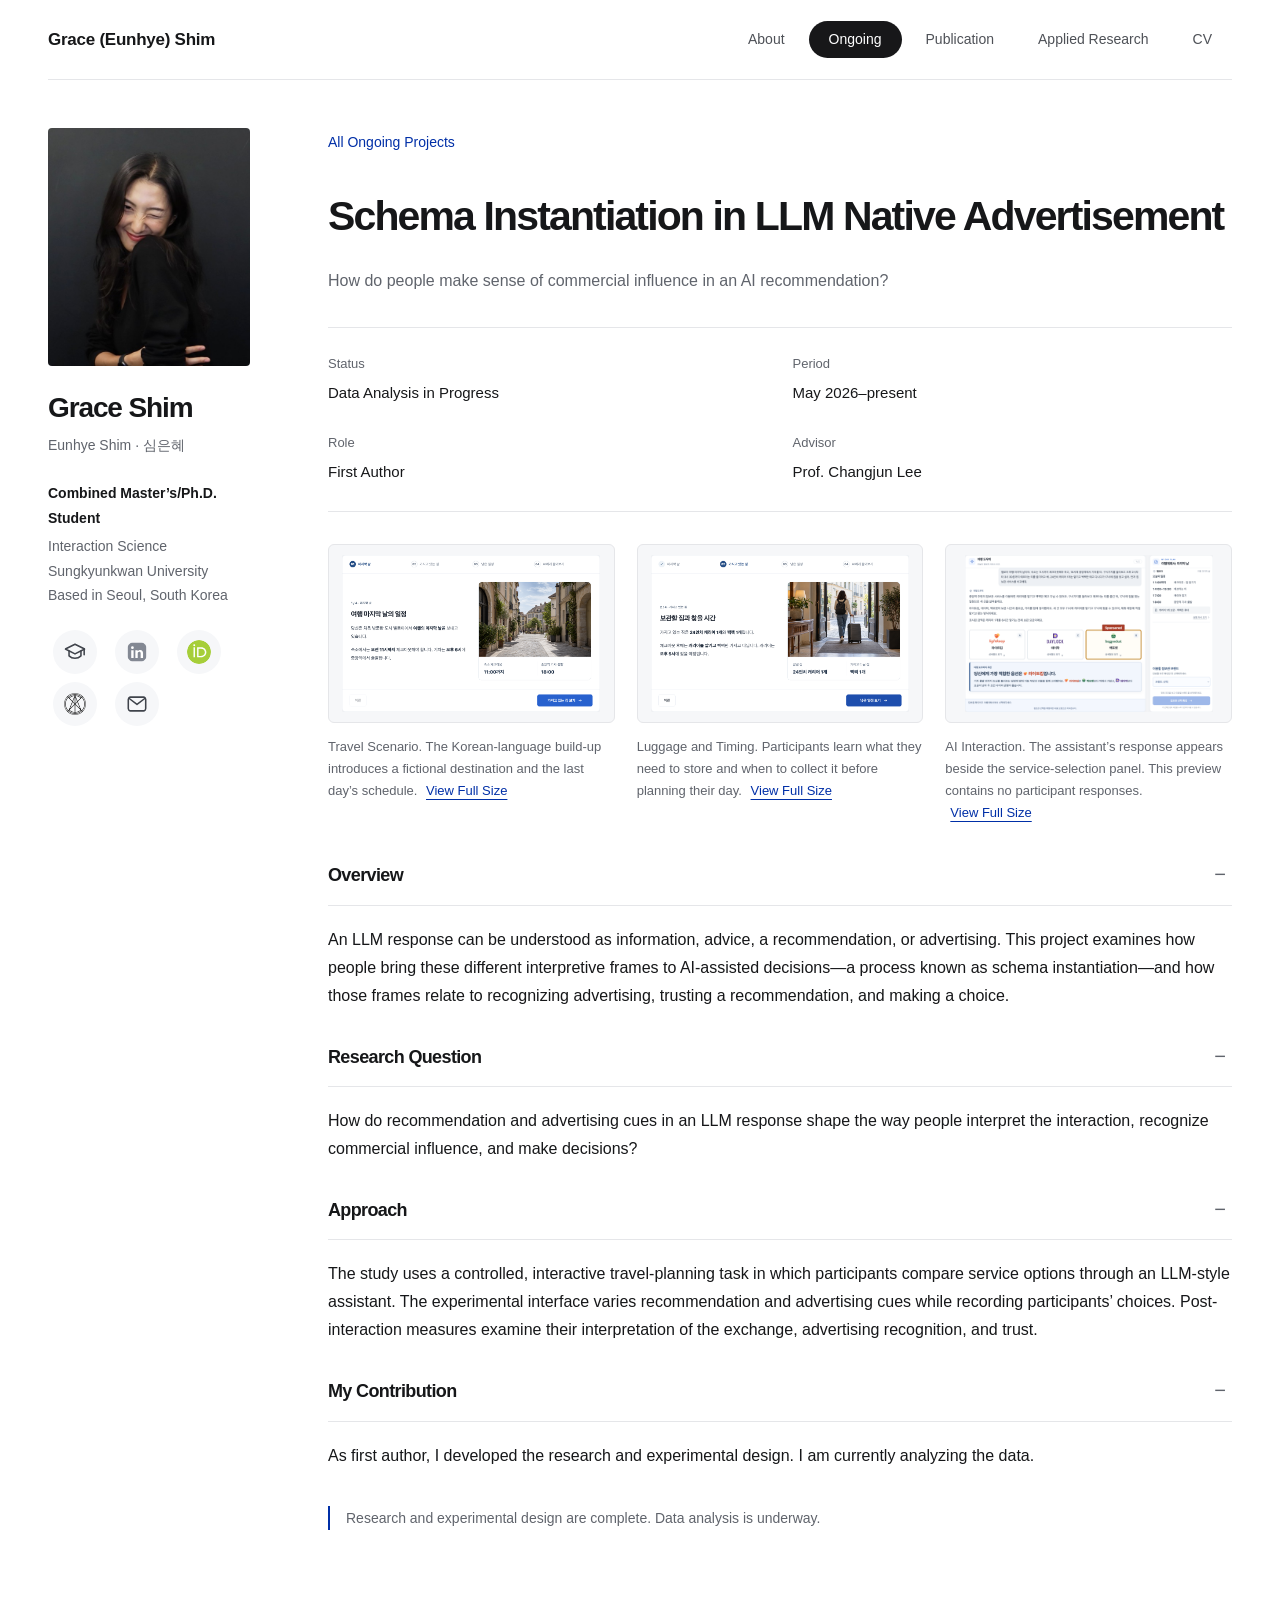
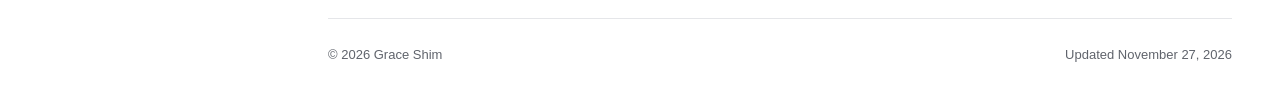
<file: research/llm-advertising.html>
<!doctype html>
<html lang="en"><head><meta charset="utf-8"><meta name="viewport" content="width=device-width, initial-scale=1">
<meta name="description" content="Grace (Eunhye) Shim — Combined Master’s/Ph.D. Student in Interaction Science at Sungkyunkwan University. Research and publications.">
<meta name="color-scheme" content="light"><title>Schema Instantiation in LLM Native Advertisement · Grace Shim</title>
<link rel="icon" href="../assets/favicon.svg" type="image/svg+xml">
<link rel="stylesheet" href="../assets/style.css?v=efd84f9d859a"><script defer src="../assets/analytics.js?v=6066d4ee3aa5" data-analytics
      data-measurement-id="G-3YJT2VN86Y" data-allowed-hosts="[&quot;grace807.github.io&quot;]"
      data-page-id="research/llm-advertising" data-page-section="ongoing"></script><script defer src="../assets/site.js?v=40dd83af4492"></script><link rel="stylesheet" href="../assets/gallery.css?v=ac10cd56f426"><script defer src="../assets/gallery.js?v=3e4ea2a9fa2d"></script></head>
<body data-page="research/llm-advertising"><a class="skip-link" href="#main">Skip to Content</a>
<div class="site-shell"><header class="topbar"><a class="wordmark" href="../index.html">Grace (Eunhye) Shim</a>
<button class="menu-toggle" type="button" aria-label="Main Menu" aria-controls="primary-nav" aria-expanded="false" hidden>
  <svg width="24" height="24" viewBox="0 0 24 24" fill="none" stroke="currentColor" stroke-width="1.7" stroke-linecap="round" aria-hidden="true">
    <path class="menu-bars" d="M3 6h18 M3 12h18 M3 18h18"/><path class="menu-cross" d="m5 5 14 14 M19 5 5 19"/>
  </svg>
</button>
<nav id="primary-nav" aria-label="Main navigation"><a href="../index.html" data-track-event="navigation_click" data-track-link-id="about">About</a><a href="../ongoing.html" aria-current="page" data-track-event="navigation_click" data-track-link-id="ongoing">Ongoing</a><a href="../publications.html" data-track-event="navigation_click" data-track-link-id="publications">Publication</a><a href="../research.html" data-track-event="navigation_click" data-track-link-id="research">Applied Research</a><button type="button" class="" data-cv-open aria-haspopup="dialog" aria-controls="cv-dialog" aria-expanded="false">CV</button></nav></header>
<div class="layout"><aside class="profile" aria-label="Grace Shim profile">
<a class="portrait-link" href="../index.html" aria-label="Grace Shim home"><img class="portrait" src="../assets/portrait.jpg?v=2a0abec2c35b" alt="Portrait of Grace (Eunhye) Shim" width="552" height="650"></a>
<p class="profile-name">Grace Shim</p><p class="also-known">Eunhye Shim · 심은혜</p>
<p class="profile-role">Combined Master’s/Ph.D. Student</p><p class="affiliation">Interaction Science<br>Sungkyunkwan University<br>Based in Seoul, South Korea</p>
<div class="profile-links"><a class="profile-google_scholar" href="https://scholar.google.com/citations?user=8Ap1jGoAAAAJ&amp;hl=ko&amp;oi=ao" aria-label="Google Scholar" data-track-event="profile_link_click" data-track-link-id="google_scholar"><svg viewBox="0 0 24 24" width="44" height="44" fill="none" stroke="currentColor" stroke-width="1.7" stroke-linecap="round" stroke-linejoin="round" aria-hidden="true" focusable="false"><path d="M1.5 8.8 12 3.5l10.5 5.3L12 14.1Z"/><path d="M5.5 11v5.2c3.5 3.5 9.5 3.5 13 0V11m3.5-2v6"/></svg><span class="profile-link-name" aria-hidden="true">Google Scholar</span></a><button class="profile-linkedin" type="button" disabled aria-label="LinkedIn (not linked yet)"><svg viewBox="0 0 24 24" width="44" height="44" fill="none" stroke="currentColor" stroke-width="1.7" stroke-linecap="round" stroke-linejoin="round" aria-hidden="true" focusable="false"><rect x="2" y="2" width="20" height="20" rx="2" fill="currentColor" stroke="none"/><g fill="white" stroke="none"><circle cx="7" cy="7.3" r="1.5"/><path d="M5.7 10h2.6v8.5H5.7zm4.5 0h2.5v1.2c.6-.9 1.5-1.5 2.8-1.5 2.2 0 3.1 1.4 3.1 3.6v5.2H16v-4.8c0-1.2-.4-1.9-1.5-1.9s-1.7.8-1.7 2.1v4.6h-2.6z"/></g></svg><span class="profile-link-name" aria-hidden="true">LinkedIn</span></button><a class="profile-orcid" href="https://orcid.org/0009-0001-8136-0627" aria-label="ORCID" data-track-event="profile_link_click" data-track-link-id="orcid"><img class="profile-logo orcid-logo" src="../assets/logos/orcid-id.svg" width="72" height="72" alt=""><span class="profile-link-name" aria-hidden="true">ORCID</span></a><a class="profile-axis_lab" href="https://www.axislabskku.com/members/eunhye-shim" aria-label="AXIS Lab" data-track-event="profile_link_click" data-track-link-id="axis_lab"><img class="profile-logo axis-logo" src="../assets/logos/axis-lab.png?v=41e75b4dadca" width="681" height="681" alt=""><span class="profile-link-name" aria-hidden="true">AXIS Lab</span></a><a class="profile-email" href="mailto:eunhyeshim807@gmail.com" aria-label="Email" data-track-event="profile_link_click" data-track-link-id="email"><svg viewBox="0 0 24 24" width="44" height="44" fill="none" stroke="currentColor" stroke-width="1.7" stroke-linecap="round" stroke-linejoin="round" aria-hidden="true" focusable="false"><rect x="2.5" y="4.5" width="19" height="15" rx="2.4"/><path d="m3.5 6 8.5 6.5L20.5 6"/></svg><span class="profile-link-name" aria-hidden="true">Email</span></a></div>
      <div class="email-feedback"><p role="status"></p>
        <input type="text" readonly hidden aria-label="Email Address" value="eunhyeshim807@gmail.com"></div>
</aside>
<div class="content-column">
<main id="main" tabindex="-1"><a class="text-link back-link" href="../ongoing.html">All Ongoing Projects</a>
          <h1 class="project-title">Schema Instantiation in LLM Native Advertisement</h1><p class="page-lead">How do people make sense of commercial influence in an AI recommendation?</p>
          <dl class="project-facts"><div><dt>Status</dt><dd>Data Analysis in Progress</dd></div><div><dt>Period</dt><dd>May 2026–present</dd></div><div><dt>Role</dt><dd>First Author</dd></div><div><dt>Advisor</dt><dd>Prof. Changjun Lee</dd></div></dl><div class="project-gallery project-gallery-three" role="region" aria-label="Experimental Interface Screenshots" tabindex="0"><figure class="project-figure"><a href="../assets/research/llm-ad-scenario.png" aria-label="Open Experimental Interface Image at Full Size">
          <img src="../assets/research/llm-ad-scenario.png" alt="Korean-language build-up screen introducing the final day in fictional Veloa, with an illustrative old-town street image, an 11 a.m. checkout deadline, and a 6 p.m. train departure." width="2008" height="1222" decoding="async"></a>
          <figcaption><span class="figure-caption">Travel Scenario. The Korean-language build-up introduces a fictional destination and the last day’s schedule.</span> <a href="../assets/research/llm-ad-scenario.png">View Full Size</a></figcaption></figure><figure class="project-figure"><a href="../assets/research/llm-ad-luggage.png" aria-label="Open Experimental Interface Image at Full Size">
          <img src="../assets/research/llm-ad-luggage.png" alt="Korean-language build-up screen showing an illustrative traveler with a suitcase and backpack. The task specifies storing one suitcase and collecting it at 5 p.m." width="2008" height="1222" decoding="async"></a>
          <figcaption><span class="figure-caption">Luggage and Timing. Participants learn what they need to store and when to collect it before planning their day.</span> <a href="../assets/research/llm-ad-luggage.png">View Full Size</a></figcaption></figure><figure class="project-figure"><a href="../assets/research/llm-ad-interface.png" aria-label="Open Experimental Interface Image at Full Size">
          <img src="../assets/research/llm-ad-interface.png" alt="Korean-language experimental interface: an AI travel assistant compares luggage-storage services on the left; an unselected travel-plan form appears on the right. A Sponsored label is visible on one service card." width="2528" height="1600" decoding="async"></a>
          <figcaption><span class="figure-caption">AI Interaction. The assistant’s response appears beside the service-selection panel. This preview contains no participant responses.</span> <a href="../assets/research/llm-ad-interface.png">View Full Size</a></figcaption></figure></div>
          <details class="experience-group project-section" data-section-id="llm-advertising-overview" open>
          <summary class="section-toggle"><h2>Overview</h2></summary><div class="disclosure-body"><p>An LLM response can be understood as information, advice, a recommendation, or advertising. This project examines how people bring these different interpretive frames to AI-assisted decisions—a process known as schema instantiation—and how those frames relate to recognizing advertising, trusting a recommendation, and making a choice.</p></div></details><details class="experience-group project-section" data-section-id="llm-advertising-researchQuestion" open>
          <summary class="section-toggle"><h2>Research Question</h2></summary><div class="disclosure-body"><p>How do recommendation and advertising cues in an LLM response shape the way people interpret the interaction, recognize commercial influence, and make decisions?</p></div></details><details class="experience-group project-section" data-section-id="llm-advertising-approach" open>
          <summary class="section-toggle"><h2>Approach</h2></summary><div class="disclosure-body"><p>The study uses a controlled, interactive travel-planning task in which participants compare service options through an LLM-style assistant. The experimental interface varies recommendation and advertising cues while recording participants’ choices. Post-interaction measures examine their interpretation of the exchange, advertising recognition, and trust.</p></div></details><details class="experience-group project-section" data-section-id="llm-advertising-contribution" open>
          <summary class="section-toggle"><h2>My Contribution</h2></summary><div class="disclosure-body"><p>As first author, I developed the research and experimental design. I am currently analyzing the data.</p></div></details>
          <p class="project-progress">Research and experimental design are complete. Data analysis is underway.</p>
          </main>
<footer><span>© 2026 Grace Shim</span><span class="footer-updated">Updated November 27, 2026</span></footer></div></div></div><dialog id="cv-dialog" aria-labelledby="cv-title" aria-describedby="cv-description">
      <h2 id="cv-title">Curriculum Vitae</h2>
      <p id="cv-description">A downloadable CV will be available soon.</p><div class="cv-actions">
      <form method="dialog"><button class="cv-close" autofocus>Close</button></form></div></dialog><dialog class="image-viewer" aria-label="Image Viewer" autofocus>
          <div class="viewer-panel"><div class="viewer-toolbar">
            <button type="button" class="viewer-prev" aria-label="Previous Image">
              <svg viewBox="0 0 24 24" aria-hidden="true" focusable="false"><path d="M20 12H4m7-7-7 7 7 7"/></svg>
            </button>
            <span class="viewer-count" role="status"></span>
            <button type="button" class="viewer-next" aria-label="Next Image">
              <svg viewBox="0 0 24 24" aria-hidden="true" focusable="false"><path d="M4 12h16m-7-7 7 7-7 7"/></svg>
            </button>
            <button type="button" class="viewer-close" aria-label="Close Image Viewer" aria-keyshortcuts="Escape X">
              <svg viewBox="0 0 24 24" aria-hidden="true" focusable="false"><path d="M6 6l12 12M18 6L6 18"/></svg>
            </button>
          </div><div class="viewer-stage"><img alt=""></div>
          <div class="viewer-caption"></div></div></dialog></body></html>
</file>
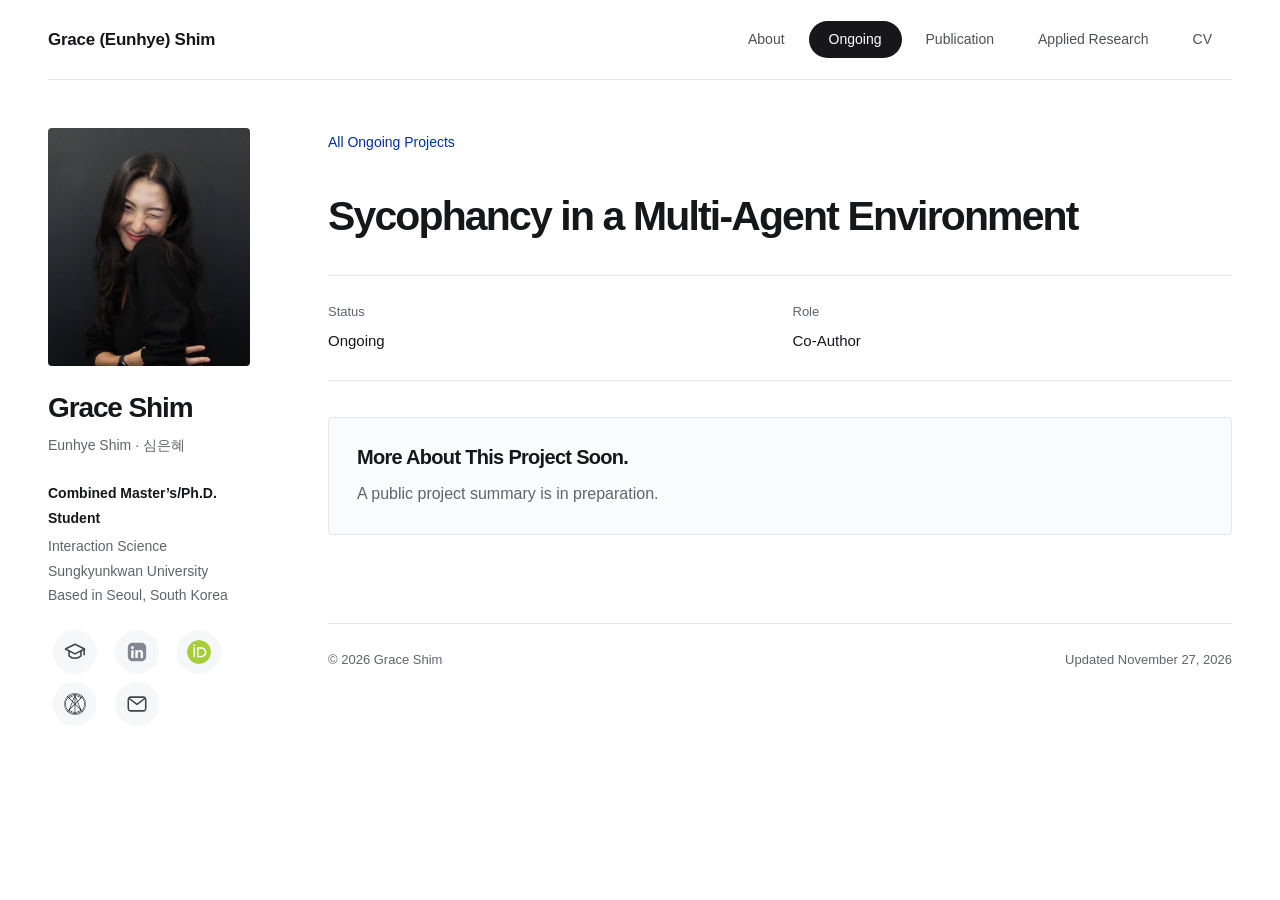
<file: research/multi-agent-sycophancy.html>
<!doctype html>
<html lang="en"><head><meta charset="utf-8"><meta name="viewport" content="width=device-width, initial-scale=1">
<meta name="description" content="Grace (Eunhye) Shim — Combined Master’s/Ph.D. Student in Interaction Science at Sungkyunkwan University. Research and publications.">
<meta name="color-scheme" content="light"><title>Sycophancy in a Multi-Agent Environment · Grace Shim</title>
<link rel="icon" href="../assets/favicon.svg" type="image/svg+xml">
<link rel="stylesheet" href="../assets/style.css?v=efd84f9d859a"><script defer src="../assets/analytics.js?v=6066d4ee3aa5" data-analytics
      data-measurement-id="G-3YJT2VN86Y" data-allowed-hosts="[&quot;grace807.github.io&quot;]"
      data-page-id="research/multi-agent-sycophancy" data-page-section="ongoing"></script><script defer src="../assets/site.js?v=40dd83af4492"></script></head>
<body data-page="research/multi-agent-sycophancy"><a class="skip-link" href="#main">Skip to Content</a>
<div class="site-shell"><header class="topbar"><a class="wordmark" href="../index.html">Grace (Eunhye) Shim</a>
<button class="menu-toggle" type="button" aria-label="Main Menu" aria-controls="primary-nav" aria-expanded="false" hidden>
  <svg width="24" height="24" viewBox="0 0 24 24" fill="none" stroke="currentColor" stroke-width="1.7" stroke-linecap="round" aria-hidden="true">
    <path class="menu-bars" d="M3 6h18 M3 12h18 M3 18h18"/><path class="menu-cross" d="m5 5 14 14 M19 5 5 19"/>
  </svg>
</button>
<nav id="primary-nav" aria-label="Main navigation"><a href="../index.html" data-track-event="navigation_click" data-track-link-id="about">About</a><a href="../ongoing.html" aria-current="page" data-track-event="navigation_click" data-track-link-id="ongoing">Ongoing</a><a href="../publications.html" data-track-event="navigation_click" data-track-link-id="publications">Publication</a><a href="../research.html" data-track-event="navigation_click" data-track-link-id="research">Applied Research</a><button type="button" class="" data-cv-open aria-haspopup="dialog" aria-controls="cv-dialog" aria-expanded="false">CV</button></nav></header>
<div class="layout"><aside class="profile" aria-label="Grace Shim profile">
<a class="portrait-link" href="../index.html" aria-label="Grace Shim home"><img class="portrait" src="../assets/portrait.jpg?v=2a0abec2c35b" alt="Portrait of Grace (Eunhye) Shim" width="552" height="650"></a>
<p class="profile-name">Grace Shim</p><p class="also-known">Eunhye Shim · 심은혜</p>
<p class="profile-role">Combined Master’s/Ph.D. Student</p><p class="affiliation">Interaction Science<br>Sungkyunkwan University<br>Based in Seoul, South Korea</p>
<div class="profile-links"><a class="profile-google_scholar" href="https://scholar.google.com/citations?user=8Ap1jGoAAAAJ&amp;hl=ko&amp;oi=ao" aria-label="Google Scholar" data-track-event="profile_link_click" data-track-link-id="google_scholar"><svg viewBox="0 0 24 24" width="44" height="44" fill="none" stroke="currentColor" stroke-width="1.7" stroke-linecap="round" stroke-linejoin="round" aria-hidden="true" focusable="false"><path d="M1.5 8.8 12 3.5l10.5 5.3L12 14.1Z"/><path d="M5.5 11v5.2c3.5 3.5 9.5 3.5 13 0V11m3.5-2v6"/></svg><span class="profile-link-name" aria-hidden="true">Google Scholar</span></a><button class="profile-linkedin" type="button" disabled aria-label="LinkedIn (not linked yet)"><svg viewBox="0 0 24 24" width="44" height="44" fill="none" stroke="currentColor" stroke-width="1.7" stroke-linecap="round" stroke-linejoin="round" aria-hidden="true" focusable="false"><rect x="2" y="2" width="20" height="20" rx="2" fill="currentColor" stroke="none"/><g fill="white" stroke="none"><circle cx="7" cy="7.3" r="1.5"/><path d="M5.7 10h2.6v8.5H5.7zm4.5 0h2.5v1.2c.6-.9 1.5-1.5 2.8-1.5 2.2 0 3.1 1.4 3.1 3.6v5.2H16v-4.8c0-1.2-.4-1.9-1.5-1.9s-1.7.8-1.7 2.1v4.6h-2.6z"/></g></svg><span class="profile-link-name" aria-hidden="true">LinkedIn</span></button><a class="profile-orcid" href="https://orcid.org/0009-0001-8136-0627" aria-label="ORCID" data-track-event="profile_link_click" data-track-link-id="orcid"><img class="profile-logo orcid-logo" src="../assets/logos/orcid-id.svg" width="72" height="72" alt=""><span class="profile-link-name" aria-hidden="true">ORCID</span></a><a class="profile-axis_lab" href="https://www.axislabskku.com/members/eunhye-shim" aria-label="AXIS Lab" data-track-event="profile_link_click" data-track-link-id="axis_lab"><img class="profile-logo axis-logo" src="../assets/logos/axis-lab.png?v=41e75b4dadca" width="681" height="681" alt=""><span class="profile-link-name" aria-hidden="true">AXIS Lab</span></a><a class="profile-email" href="mailto:eunhyeshim807@gmail.com" aria-label="Email" data-track-event="profile_link_click" data-track-link-id="email"><svg viewBox="0 0 24 24" width="44" height="44" fill="none" stroke="currentColor" stroke-width="1.7" stroke-linecap="round" stroke-linejoin="round" aria-hidden="true" focusable="false"><rect x="2.5" y="4.5" width="19" height="15" rx="2.4"/><path d="m3.5 6 8.5 6.5L20.5 6"/></svg><span class="profile-link-name" aria-hidden="true">Email</span></a></div>
      <div class="email-feedback"><p role="status"></p>
        <input type="text" readonly hidden aria-label="Email Address" value="eunhyeshim807@gmail.com"></div>
</aside>
<div class="content-column">
<main id="main" tabindex="-1"><a class="text-link back-link" href="../ongoing.html">All Ongoing Projects</a>
          <h1 class="project-title">Sycophancy in a Multi-Agent Environment</h1>
          <dl class="project-facts"><div><dt>Status</dt><dd>Ongoing</dd></div><div><dt>Role</dt><dd>Co-Author</dd></div></dl>
          <section class="project-placeholder"><h2>More About This Project Soon.</h2><p>A public project summary is in preparation.</p></section>
          
          </main>
<footer><span>© 2026 Grace Shim</span><span class="footer-updated">Updated November 27, 2026</span></footer></div></div></div><dialog id="cv-dialog" aria-labelledby="cv-title" aria-describedby="cv-description">
      <h2 id="cv-title">Curriculum Vitae</h2>
      <p id="cv-description">A downloadable CV will be available soon.</p><div class="cv-actions">
      <form method="dialog"><button class="cv-close" autofocus>Close</button></form></div></dialog></body></html>
</file>
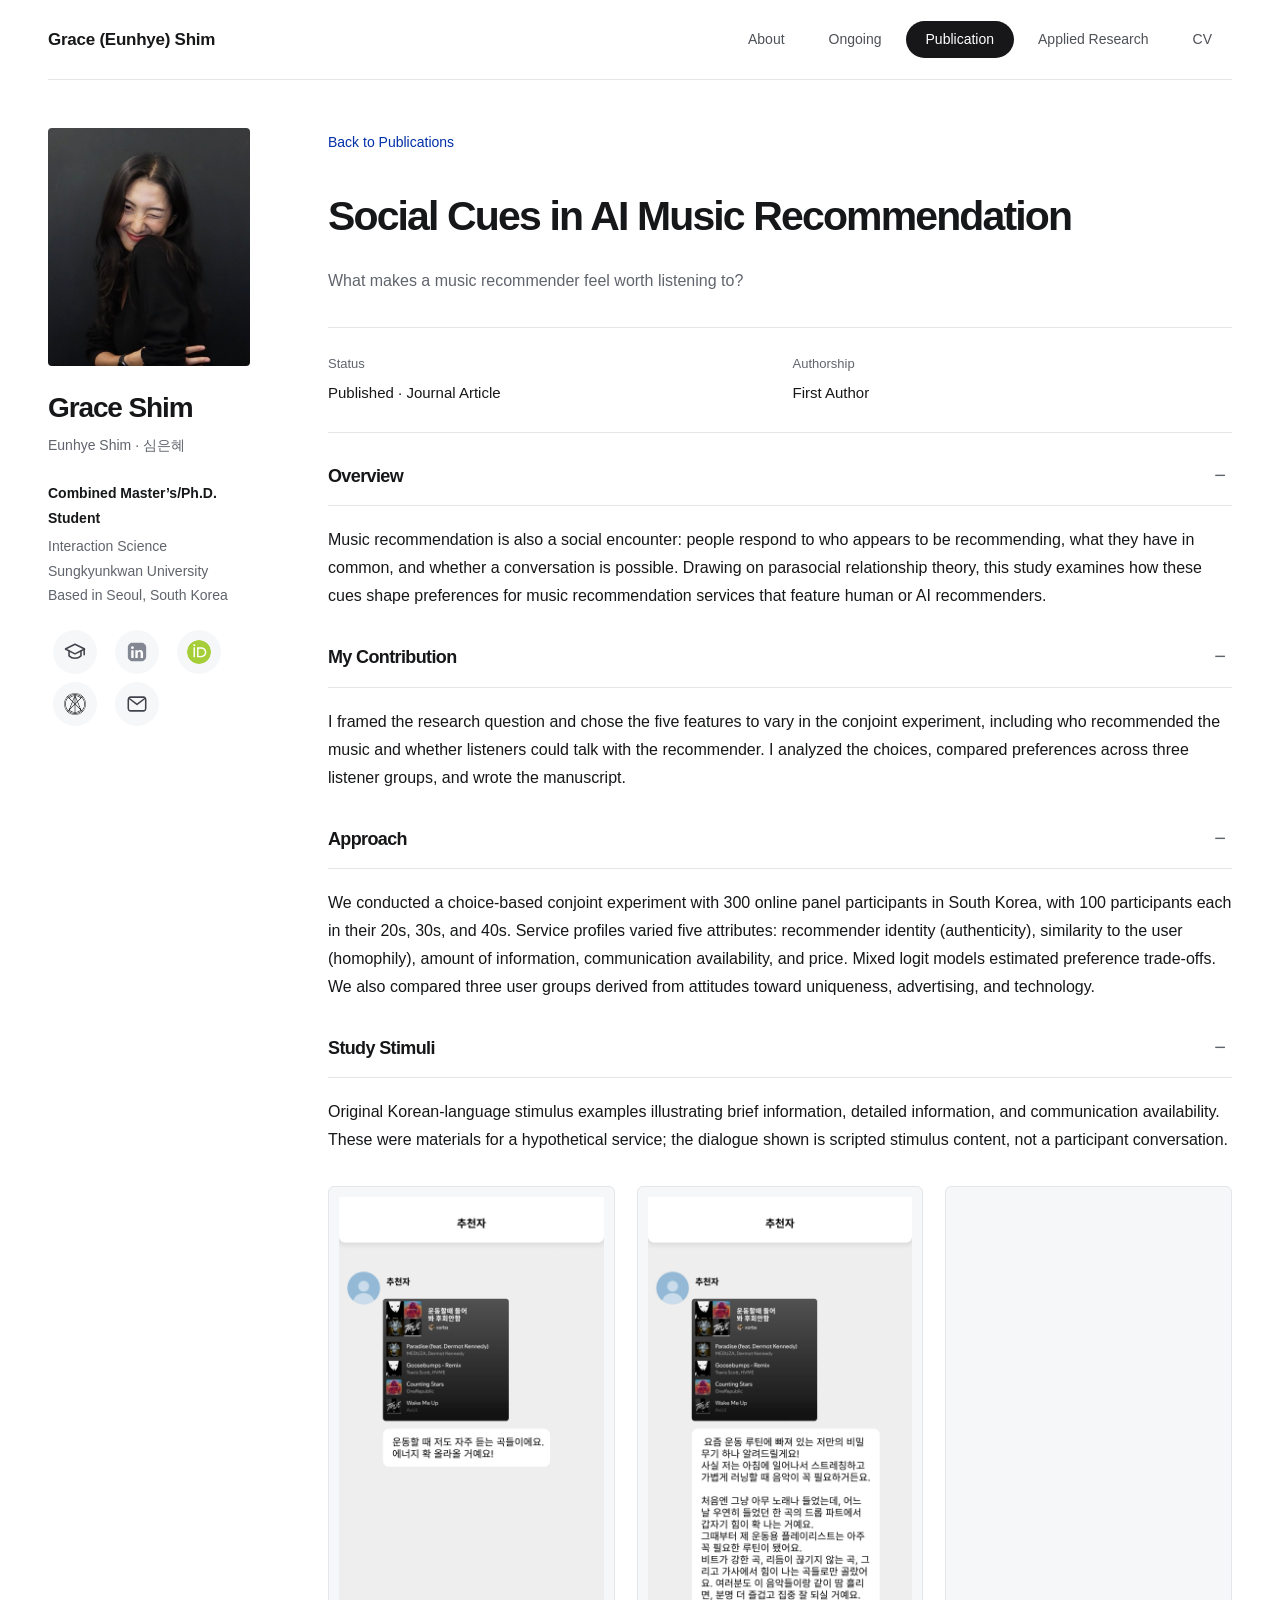
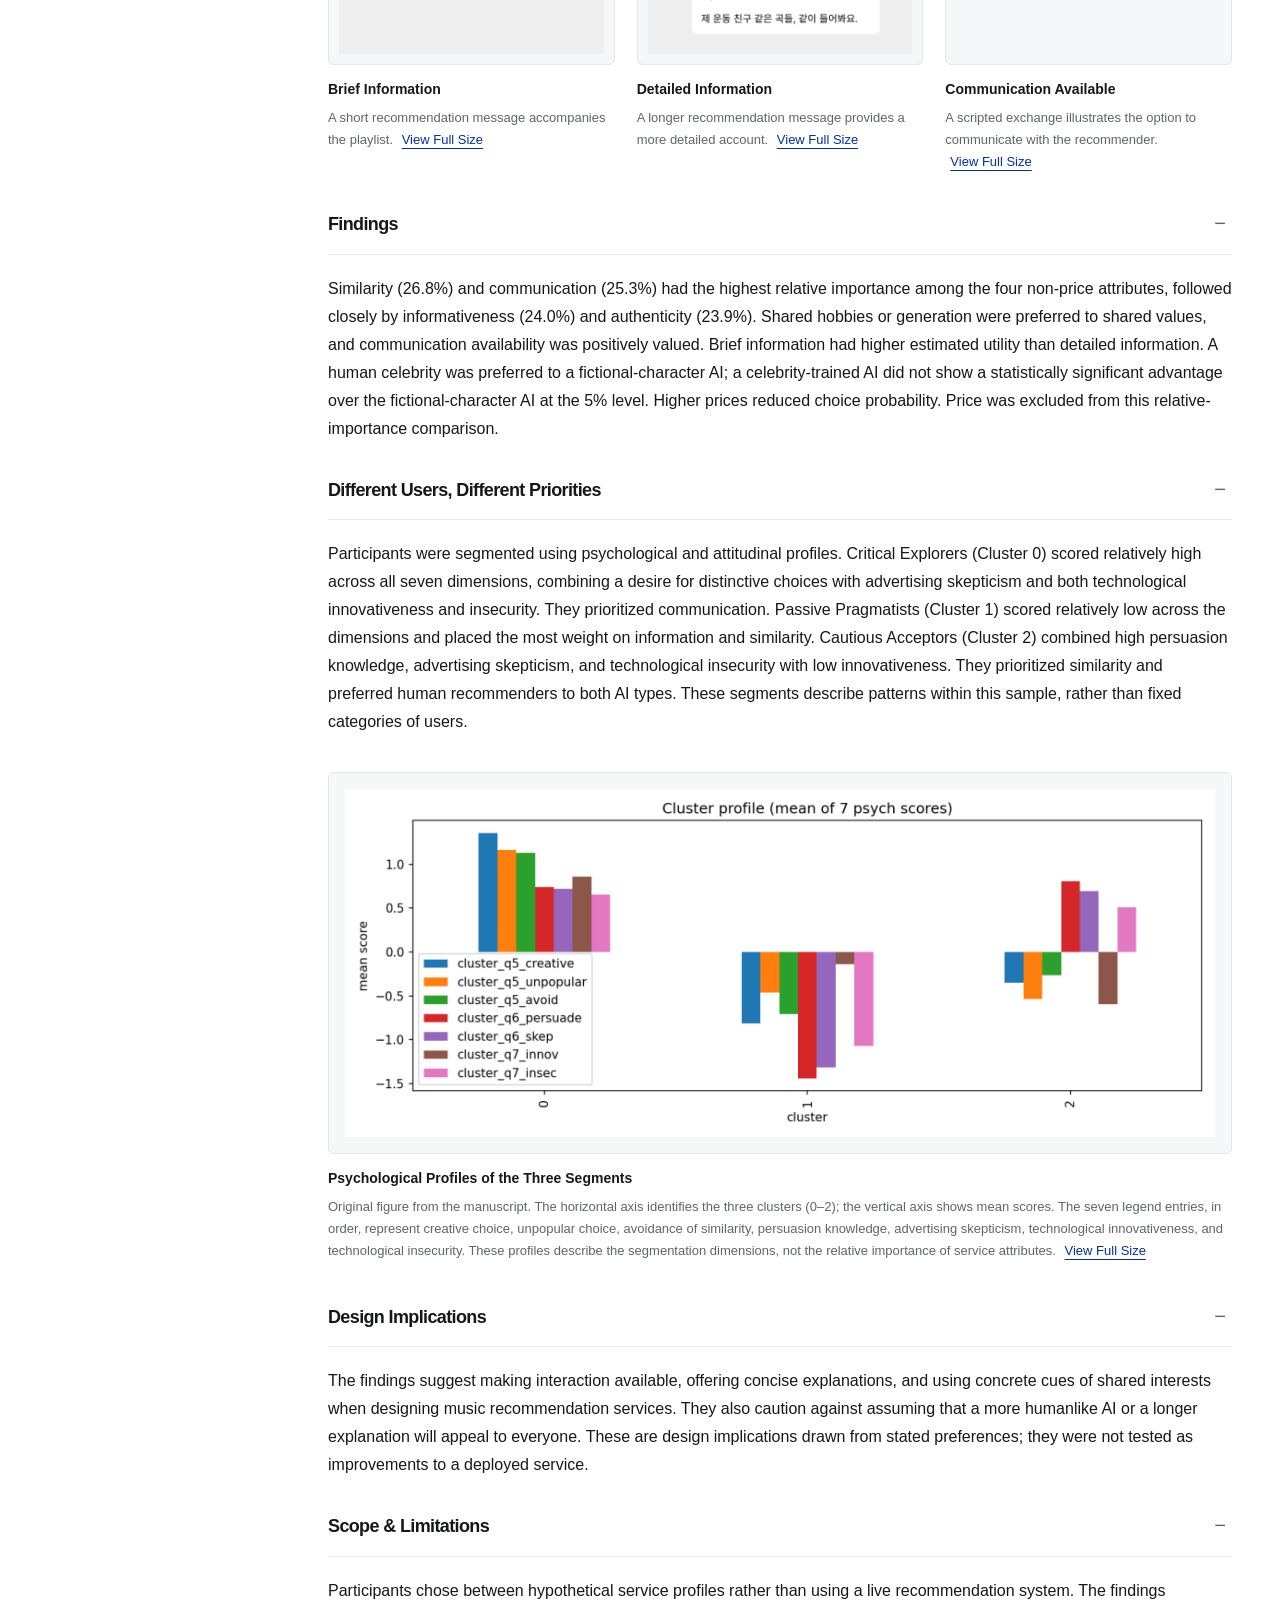
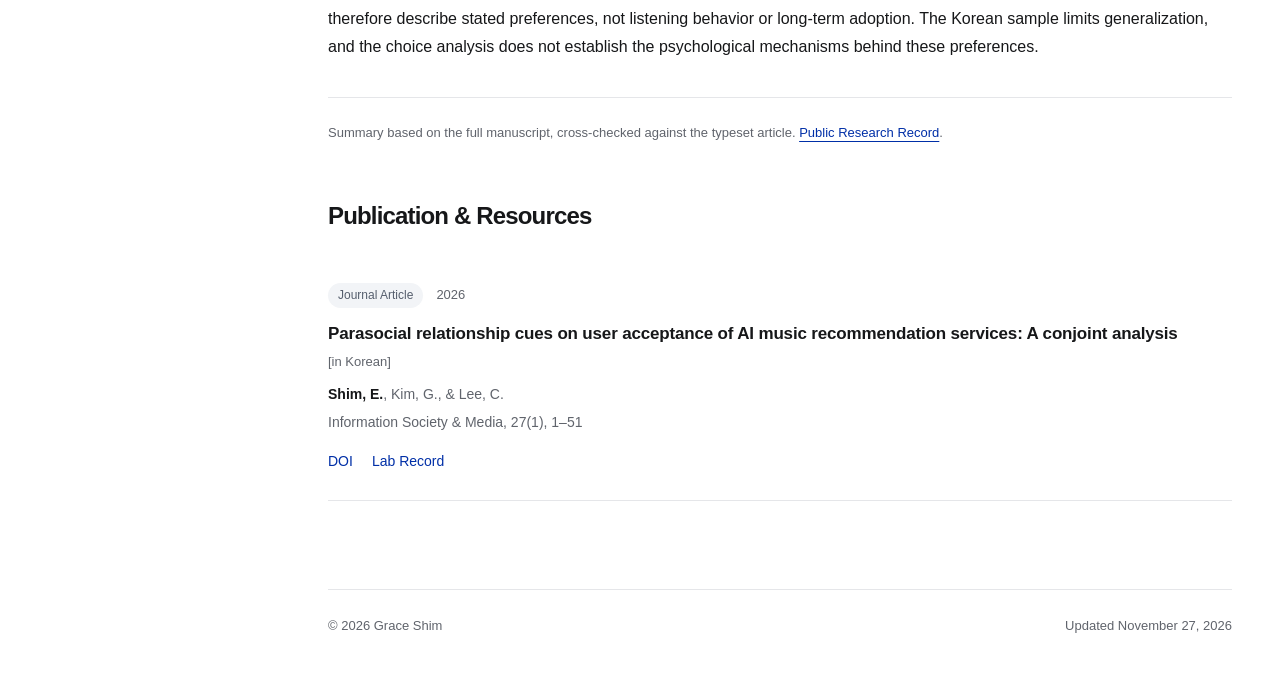
<file: research/music-recommendation.html>
<!doctype html>
<html lang="en"><head><meta charset="utf-8"><meta name="viewport" content="width=device-width, initial-scale=1">
<meta name="description" content="Grace (Eunhye) Shim — Combined Master’s/Ph.D. Student in Interaction Science at Sungkyunkwan University. Research and publications.">
<meta name="color-scheme" content="light"><title>Social Cues in AI Music Recommendation · Grace Shim</title>
<link rel="icon" href="../assets/favicon.svg" type="image/svg+xml">
<link rel="stylesheet" href="../assets/style.css?v=efd84f9d859a"><script defer src="../assets/analytics.js?v=6066d4ee3aa5" data-analytics
      data-measurement-id="G-3YJT2VN86Y" data-allowed-hosts="[&quot;grace807.github.io&quot;]"
      data-page-id="research/music-recommendation" data-page-section="publications"></script><script defer src="../assets/site.js?v=40dd83af4492"></script><link rel="stylesheet" href="../assets/gallery.css?v=ac10cd56f426"><script defer src="../assets/gallery.js?v=3e4ea2a9fa2d"></script></head>
<body data-page="research/music-recommendation"><a class="skip-link" href="#main">Skip to Content</a>
<div class="site-shell"><header class="topbar"><a class="wordmark" href="../index.html">Grace (Eunhye) Shim</a>
<button class="menu-toggle" type="button" aria-label="Main Menu" aria-controls="primary-nav" aria-expanded="false" hidden>
  <svg width="24" height="24" viewBox="0 0 24 24" fill="none" stroke="currentColor" stroke-width="1.7" stroke-linecap="round" aria-hidden="true">
    <path class="menu-bars" d="M3 6h18 M3 12h18 M3 18h18"/><path class="menu-cross" d="m5 5 14 14 M19 5 5 19"/>
  </svg>
</button>
<nav id="primary-nav" aria-label="Main navigation"><a href="../index.html" data-track-event="navigation_click" data-track-link-id="about">About</a><a href="../ongoing.html" data-track-event="navigation_click" data-track-link-id="ongoing">Ongoing</a><a href="../publications.html" aria-current="page" data-track-event="navigation_click" data-track-link-id="publications">Publication</a><a href="../research.html" data-track-event="navigation_click" data-track-link-id="research">Applied Research</a><button type="button" class="" data-cv-open aria-haspopup="dialog" aria-controls="cv-dialog" aria-expanded="false">CV</button></nav></header>
<div class="layout"><aside class="profile" aria-label="Grace Shim profile">
<a class="portrait-link" href="../index.html" aria-label="Grace Shim home"><img class="portrait" src="../assets/portrait.jpg?v=2a0abec2c35b" alt="Portrait of Grace (Eunhye) Shim" width="552" height="650"></a>
<p class="profile-name">Grace Shim</p><p class="also-known">Eunhye Shim · 심은혜</p>
<p class="profile-role">Combined Master’s/Ph.D. Student</p><p class="affiliation">Interaction Science<br>Sungkyunkwan University<br>Based in Seoul, South Korea</p>
<div class="profile-links"><a class="profile-google_scholar" href="https://scholar.google.com/citations?user=8Ap1jGoAAAAJ&amp;hl=ko&amp;oi=ao" aria-label="Google Scholar" data-track-event="profile_link_click" data-track-link-id="google_scholar"><svg viewBox="0 0 24 24" width="44" height="44" fill="none" stroke="currentColor" stroke-width="1.7" stroke-linecap="round" stroke-linejoin="round" aria-hidden="true" focusable="false"><path d="M1.5 8.8 12 3.5l10.5 5.3L12 14.1Z"/><path d="M5.5 11v5.2c3.5 3.5 9.5 3.5 13 0V11m3.5-2v6"/></svg><span class="profile-link-name" aria-hidden="true">Google Scholar</span></a><button class="profile-linkedin" type="button" disabled aria-label="LinkedIn (not linked yet)"><svg viewBox="0 0 24 24" width="44" height="44" fill="none" stroke="currentColor" stroke-width="1.7" stroke-linecap="round" stroke-linejoin="round" aria-hidden="true" focusable="false"><rect x="2" y="2" width="20" height="20" rx="2" fill="currentColor" stroke="none"/><g fill="white" stroke="none"><circle cx="7" cy="7.3" r="1.5"/><path d="M5.7 10h2.6v8.5H5.7zm4.5 0h2.5v1.2c.6-.9 1.5-1.5 2.8-1.5 2.2 0 3.1 1.4 3.1 3.6v5.2H16v-4.8c0-1.2-.4-1.9-1.5-1.9s-1.7.8-1.7 2.1v4.6h-2.6z"/></g></svg><span class="profile-link-name" aria-hidden="true">LinkedIn</span></button><a class="profile-orcid" href="https://orcid.org/0009-0001-8136-0627" aria-label="ORCID" data-track-event="profile_link_click" data-track-link-id="orcid"><img class="profile-logo orcid-logo" src="../assets/logos/orcid-id.svg" width="72" height="72" alt=""><span class="profile-link-name" aria-hidden="true">ORCID</span></a><a class="profile-axis_lab" href="https://www.axislabskku.com/members/eunhye-shim" aria-label="AXIS Lab" data-track-event="profile_link_click" data-track-link-id="axis_lab"><img class="profile-logo axis-logo" src="../assets/logos/axis-lab.png?v=41e75b4dadca" width="681" height="681" alt=""><span class="profile-link-name" aria-hidden="true">AXIS Lab</span></a><a class="profile-email" href="mailto:eunhyeshim807@gmail.com" aria-label="Email" data-track-event="profile_link_click" data-track-link-id="email"><svg viewBox="0 0 24 24" width="44" height="44" fill="none" stroke="currentColor" stroke-width="1.7" stroke-linecap="round" stroke-linejoin="round" aria-hidden="true" focusable="false"><rect x="2.5" y="4.5" width="19" height="15" rx="2.4"/><path d="m3.5 6 8.5 6.5L20.5 6"/></svg><span class="profile-link-name" aria-hidden="true">Email</span></a></div>
      <div class="email-feedback"><p role="status"></p>
        <input type="text" readonly hidden aria-label="Email Address" value="eunhyeshim807@gmail.com"></div>
</aside>
<div class="content-column">
<main id="main" tabindex="-1"><a class="text-link back-link" href="../publications.html#music-recommendation">Back to Publications</a>
          <h1 class="project-title">Social Cues in AI Music Recommendation</h1>
          <p class="page-lead">What makes a music recommender feel worth listening to?</p><dl class="project-facts"><div><dt>Status</dt><dd>Published · Journal Article</dd></div><div><dt>Authorship</dt><dd>First Author</dd></div></dl>
          <details class="experience-group project-section" data-section-id="music-recommendation-overview" open>
          <summary class="section-toggle"><h2>Overview</h2></summary><div class="disclosure-body"><p>Music recommendation is also a social encounter: people respond to who appears to be recommending, what they have in common, and whether a conversation is possible. Drawing on parasocial relationship theory, this study examines how these cues shape preferences for music recommendation services that feature human or AI recommenders.</p></div></details><details class="experience-group project-section" data-section-id="music-recommendation-contribution" open>
          <summary class="section-toggle"><h2>My Contribution</h2></summary><div class="disclosure-body"><p>I framed the research question and chose the five features to vary in the conjoint experiment, including who recommended the music and whether listeners could talk with the recommender. I analyzed the choices, compared preferences across three listener groups, and wrote the manuscript.</p></div></details><details class="experience-group project-section" data-section-id="music-recommendation-method" open>
          <summary class="section-toggle"><h2>Approach</h2></summary><div class="disclosure-body"><p>We conducted a choice-based conjoint experiment with 300 online panel participants in South Korea, with 100 participants each in their 20s, 30s, and 40s. Service profiles varied five attributes: recommender identity (authenticity), similarity to the user (homophily), amount of information, communication availability, and price. Mixed logit models estimated preference trade-offs. We also compared three user groups derived from attitudes toward uniqueness, advertising, and technology.</p></div></details><details class="experience-group project-section" data-section-id="music-recommendation-stimuli" open>
          <summary class="section-toggle"><h2>Study Stimuli</h2></summary><div class="disclosure-body"><p>Original Korean-language stimulus examples illustrating brief information, detailed information, and communication availability. These were materials for a hypothetical service; the dialogue shown is scripted stimulus content, not a participant conversation.</p></div><div class="project-gallery project-gallery-three project-gallery-portrait" role="region" aria-label="Music Recommendation Study Stimuli" tabindex="0"><figure class="project-figure"><a href="../assets/research/music-brief-information.png" aria-label="Open Experimental Interface Image at Full Size">
          <img src="../assets/research/music-brief-information.png" alt="Korean study stimulus with a music playlist and a brief message about listening while exercising." width="4320" height="7456" decoding="async"></a>
          <figcaption><span class="figure-caption"><strong class="figure-label">Brief Information</strong>A short recommendation message accompanies the playlist.</span> <a href="../assets/research/music-brief-information.png">View Full Size</a></figcaption></figure><figure class="project-figure"><a href="../assets/research/music-detailed-information.png" aria-label="Open Experimental Interface Image at Full Size">
          <img src="../assets/research/music-detailed-information.png" alt="Korean study stimulus with the same playlist and a longer explanation of its use during exercise." width="4320" height="7456" decoding="async"></a>
          <figcaption><span class="figure-caption"><strong class="figure-label">Detailed Information</strong>A longer recommendation message provides a more detailed account.</span> <a href="../assets/research/music-detailed-information.png">View Full Size</a></figcaption></figure><figure class="project-figure"><a href="../assets/research/music-communication.png" aria-label="Open Experimental Interface Image at Full Size">
          <img src="../assets/research/music-communication.png" alt="Korean study stimulus showing a scripted exchange in which a user asks the recommender about a favorite song." width="4320" height="7456" decoding="async"></a>
          <figcaption><span class="figure-caption"><strong class="figure-label">Communication Available</strong>A scripted exchange illustrates the option to communicate with the recommender.</span> <a href="../assets/research/music-communication.png">View Full Size</a></figcaption></figure></div></details><details class="experience-group project-section" data-section-id="music-recommendation-findings" open>
          <summary class="section-toggle"><h2>Findings</h2></summary><div class="disclosure-body"><p>Similarity (26.8%) and communication (25.3%) had the highest relative importance among the four non-price attributes, followed closely by informativeness (24.0%) and authenticity (23.9%). Shared hobbies or generation were preferred to shared values, and communication availability was positively valued. Brief information had higher estimated utility than detailed information. A human celebrity was preferred to a fictional-character AI; a celebrity-trained AI did not show a statistically significant advantage over the fictional-character AI at the 5% level. Higher prices reduced choice probability. Price was excluded from this relative-importance comparison.</p></div></details><details class="experience-group project-section" data-section-id="music-recommendation-userDifferences" open>
          <summary class="section-toggle"><h2>Different Users, Different Priorities</h2></summary><div class="disclosure-body"><p>Participants were segmented using psychological and attitudinal profiles. Critical Explorers (Cluster 0) scored relatively high across all seven dimensions, combining a desire for distinctive choices with advertising skepticism and both technological innovativeness and insecurity. They prioritized communication. Passive Pragmatists (Cluster 1) scored relatively low across the dimensions and placed the most weight on information and similarity. Cautious Acceptors (Cluster 2) combined high persuasion knowledge, advertising skepticism, and technological insecurity with low innovativeness. They prioritized similarity and preferred human recommenders to both AI types. These segments describe patterns within this sample, rather than fixed categories of users.</p></div><figure class="project-figure"><a href="../assets/research/music-user-segments.png" aria-label="Open User Segmentation Graph at Full Size">
          <img src="../assets/research/music-user-segments.png" alt="Grouped bar chart comparing seven psychological dimensions. Cluster 0, Critical Explorers, has positive mean scores across all dimensions. Cluster 1, Passive Pragmatists, has negative mean scores across all dimensions. Cluster 2, Cautious Acceptors, has positive scores for persuasion knowledge, advertising skepticism, and technological insecurity, and negative scores for the other dimensions." width="943" height="377" decoding="async"></a>
          <figcaption><span class="figure-caption"><strong class="figure-label">Psychological Profiles of the Three Segments</strong>Original figure from the manuscript. The horizontal axis identifies the three clusters (0–2); the vertical axis shows mean scores. The seven legend entries, in order, represent creative choice, unpopular choice, avoidance of similarity, persuasion knowledge, advertising skepticism, technological innovativeness, and technological insecurity. These profiles describe the segmentation dimensions, not the relative importance of service attributes.</span> <a href="../assets/research/music-user-segments.png">View Full Size</a></figcaption></figure></details><details class="experience-group project-section" data-section-id="music-recommendation-implications" open>
          <summary class="section-toggle"><h2>Design Implications</h2></summary><div class="disclosure-body"><p>The findings suggest making interaction available, offering concise explanations, and using concrete cues of shared interests when designing music recommendation services. They also caution against assuming that a more humanlike AI or a longer explanation will appeal to everyone. These are design implications drawn from stated preferences; they were not tested as improvements to a deployed service.</p></div></details><details class="experience-group project-section" data-section-id="music-recommendation-limitations" open>
          <summary class="section-toggle"><h2>Scope &amp; Limitations</h2></summary><div class="disclosure-body"><p>Participants chose between hypothetical service profiles rather than using a live recommendation system. The findings therefore describe stated preferences, not listening behavior or long-term adoption. The Korean sample limits generalization, and the choice analysis does not establish the psychological mechanisms behind these preferences.</p></div></details>
          <p class="source-note">Summary based on the full manuscript, cross-checked against the typeset article. <a class="" href="https://www.axislabskku.com/publications/06c4a3f4-b727-4c07-8eb3-d54ea3cd61b1">Public Research Record</a>. </p>
          <section class="section"><h2>Publication & Resources</h2><article class="publication" id="music-recommendation">
      <div class="pub-meta"><span class="tag journal">Journal Article</span><span>2026</span></div>
      <h3>Parasocial relationship cues on user acceptance of AI music recommendation services: A conjoint analysis <span class="language-note">[in Korean]</span></h3><p class="authors"><strong>Shim, E.</strong>, Kim, G., &amp; Lee, C.</p>
      <p class="venue">Information Society &amp; Media, 27(1), 1–51</p><div class="resources"><a class="resource" href="https://doi.org/10.52558/ISM.2026.04.27.1.1" data-track-event="publication_link_click" data-track-content-id="music-recommendation" data-track-link-id="doi">DOI</a> <a class="resource" href="https://www.axislabskku.com/publications/06c4a3f4-b727-4c07-8eb3-d54ea3cd61b1" data-track-event="publication_link_click" data-track-content-id="music-recommendation" data-track-link-id="lab_record">Lab Record</a></div></article></section></main>
<footer><span>© 2026 Grace Shim</span><span class="footer-updated">Updated November 27, 2026</span></footer></div></div></div><dialog id="cv-dialog" aria-labelledby="cv-title" aria-describedby="cv-description">
      <h2 id="cv-title">Curriculum Vitae</h2>
      <p id="cv-description">A downloadable CV will be available soon.</p><div class="cv-actions">
      <form method="dialog"><button class="cv-close" autofocus>Close</button></form></div></dialog><dialog class="image-viewer" aria-label="Image Viewer" autofocus>
          <div class="viewer-panel"><div class="viewer-toolbar">
            <button type="button" class="viewer-prev" aria-label="Previous Image">
              <svg viewBox="0 0 24 24" aria-hidden="true" focusable="false"><path d="M20 12H4m7-7-7 7 7 7"/></svg>
            </button>
            <span class="viewer-count" role="status"></span>
            <button type="button" class="viewer-next" aria-label="Next Image">
              <svg viewBox="0 0 24 24" aria-hidden="true" focusable="false"><path d="M4 12h16m-7-7 7 7-7 7"/></svg>
            </button>
            <button type="button" class="viewer-close" aria-label="Close Image Viewer" aria-keyshortcuts="Escape X">
              <svg viewBox="0 0 24 24" aria-hidden="true" focusable="false"><path d="M6 6l12 12M18 6L6 18"/></svg>
            </button>
          </div><div class="viewer-stage"><img alt=""></div>
          <div class="viewer-caption"></div></div></dialog></body></html>
</file>
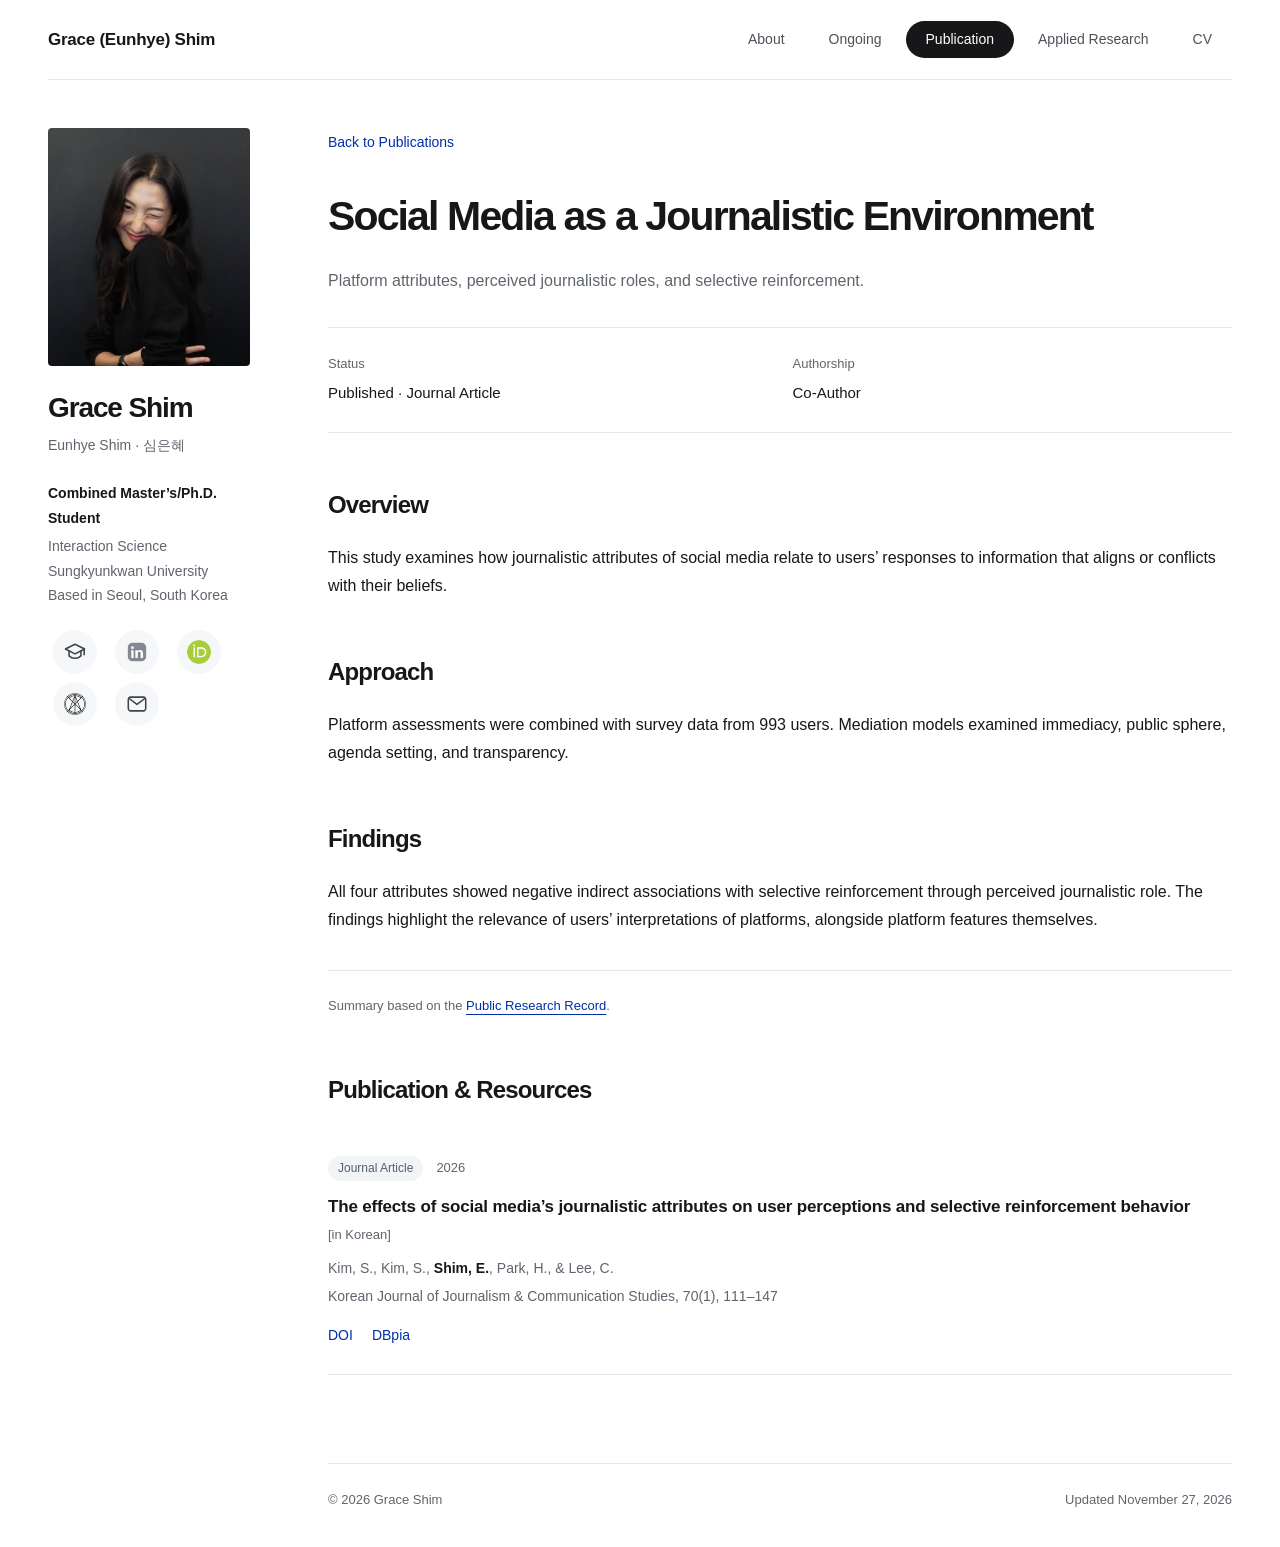
<file: research/social-media.html>
<!doctype html>
<html lang="en"><head><meta charset="utf-8"><meta name="viewport" content="width=device-width, initial-scale=1">
<meta name="description" content="Grace (Eunhye) Shim — Combined Master’s/Ph.D. Student in Interaction Science at Sungkyunkwan University. Research and publications.">
<meta name="color-scheme" content="light"><title>Social Media as a Journalistic Environment · Grace Shim</title>
<link rel="icon" href="../assets/favicon.svg" type="image/svg+xml">
<link rel="stylesheet" href="../assets/style.css?v=efd84f9d859a"><script defer src="../assets/analytics.js?v=6066d4ee3aa5" data-analytics
      data-measurement-id="G-3YJT2VN86Y" data-allowed-hosts="[&quot;grace807.github.io&quot;]"
      data-page-id="research/social-media" data-page-section="publications"></script><script defer src="../assets/site.js?v=40dd83af4492"></script></head>
<body data-page="research/social-media"><a class="skip-link" href="#main">Skip to Content</a>
<div class="site-shell"><header class="topbar"><a class="wordmark" href="../index.html">Grace (Eunhye) Shim</a>
<button class="menu-toggle" type="button" aria-label="Main Menu" aria-controls="primary-nav" aria-expanded="false" hidden>
  <svg width="24" height="24" viewBox="0 0 24 24" fill="none" stroke="currentColor" stroke-width="1.7" stroke-linecap="round" aria-hidden="true">
    <path class="menu-bars" d="M3 6h18 M3 12h18 M3 18h18"/><path class="menu-cross" d="m5 5 14 14 M19 5 5 19"/>
  </svg>
</button>
<nav id="primary-nav" aria-label="Main navigation"><a href="../index.html" data-track-event="navigation_click" data-track-link-id="about">About</a><a href="../ongoing.html" data-track-event="navigation_click" data-track-link-id="ongoing">Ongoing</a><a href="../publications.html" aria-current="page" data-track-event="navigation_click" data-track-link-id="publications">Publication</a><a href="../research.html" data-track-event="navigation_click" data-track-link-id="research">Applied Research</a><button type="button" class="" data-cv-open aria-haspopup="dialog" aria-controls="cv-dialog" aria-expanded="false">CV</button></nav></header>
<div class="layout"><aside class="profile" aria-label="Grace Shim profile">
<a class="portrait-link" href="../index.html" aria-label="Grace Shim home"><img class="portrait" src="../assets/portrait.jpg?v=2a0abec2c35b" alt="Portrait of Grace (Eunhye) Shim" width="552" height="650"></a>
<p class="profile-name">Grace Shim</p><p class="also-known">Eunhye Shim · 심은혜</p>
<p class="profile-role">Combined Master’s/Ph.D. Student</p><p class="affiliation">Interaction Science<br>Sungkyunkwan University<br>Based in Seoul, South Korea</p>
<div class="profile-links"><a class="profile-google_scholar" href="https://scholar.google.com/citations?user=8Ap1jGoAAAAJ&amp;hl=ko&amp;oi=ao" aria-label="Google Scholar" data-track-event="profile_link_click" data-track-link-id="google_scholar"><svg viewBox="0 0 24 24" width="44" height="44" fill="none" stroke="currentColor" stroke-width="1.7" stroke-linecap="round" stroke-linejoin="round" aria-hidden="true" focusable="false"><path d="M1.5 8.8 12 3.5l10.5 5.3L12 14.1Z"/><path d="M5.5 11v5.2c3.5 3.5 9.5 3.5 13 0V11m3.5-2v6"/></svg><span class="profile-link-name" aria-hidden="true">Google Scholar</span></a><button class="profile-linkedin" type="button" disabled aria-label="LinkedIn (not linked yet)"><svg viewBox="0 0 24 24" width="44" height="44" fill="none" stroke="currentColor" stroke-width="1.7" stroke-linecap="round" stroke-linejoin="round" aria-hidden="true" focusable="false"><rect x="2" y="2" width="20" height="20" rx="2" fill="currentColor" stroke="none"/><g fill="white" stroke="none"><circle cx="7" cy="7.3" r="1.5"/><path d="M5.7 10h2.6v8.5H5.7zm4.5 0h2.5v1.2c.6-.9 1.5-1.5 2.8-1.5 2.2 0 3.1 1.4 3.1 3.6v5.2H16v-4.8c0-1.2-.4-1.9-1.5-1.9s-1.7.8-1.7 2.1v4.6h-2.6z"/></g></svg><span class="profile-link-name" aria-hidden="true">LinkedIn</span></button><a class="profile-orcid" href="https://orcid.org/0009-0001-8136-0627" aria-label="ORCID" data-track-event="profile_link_click" data-track-link-id="orcid"><img class="profile-logo orcid-logo" src="../assets/logos/orcid-id.svg" width="72" height="72" alt=""><span class="profile-link-name" aria-hidden="true">ORCID</span></a><a class="profile-axis_lab" href="https://www.axislabskku.com/members/eunhye-shim" aria-label="AXIS Lab" data-track-event="profile_link_click" data-track-link-id="axis_lab"><img class="profile-logo axis-logo" src="../assets/logos/axis-lab.png?v=41e75b4dadca" width="681" height="681" alt=""><span class="profile-link-name" aria-hidden="true">AXIS Lab</span></a><a class="profile-email" href="mailto:eunhyeshim807@gmail.com" aria-label="Email" data-track-event="profile_link_click" data-track-link-id="email"><svg viewBox="0 0 24 24" width="44" height="44" fill="none" stroke="currentColor" stroke-width="1.7" stroke-linecap="round" stroke-linejoin="round" aria-hidden="true" focusable="false"><rect x="2.5" y="4.5" width="19" height="15" rx="2.4"/><path d="m3.5 6 8.5 6.5L20.5 6"/></svg><span class="profile-link-name" aria-hidden="true">Email</span></a></div>
      <div class="email-feedback"><p role="status"></p>
        <input type="text" readonly hidden aria-label="Email Address" value="eunhyeshim807@gmail.com"></div>
</aside>
<div class="content-column">
<main id="main" tabindex="-1"><a class="text-link back-link" href="../publications.html#social-media">Back to Publications</a>
          <h1 class="project-title">Social Media as a Journalistic Environment</h1>
          <p class="page-lead">Platform attributes, perceived journalistic roles, and selective reinforcement.</p><dl class="project-facts"><div><dt>Status</dt><dd>Published · Journal Article</dd></div><div><dt>Authorship</dt><dd>Co-Author</dd></div></dl>
          <section class="section"><h2>Overview</h2><p>This study examines how journalistic attributes of social media relate to users’ responses to information that aligns or conflicts with their beliefs.</p></section><section class="section"><h2>Approach</h2><p>Platform assessments were combined with survey data from 993 users. Mediation models examined immediacy, public sphere, agenda setting, and transparency.</p></section><section class="section"><h2>Findings</h2><p>All four attributes showed negative indirect associations with selective reinforcement through perceived journalistic role. The findings highlight the relevance of users’ interpretations of platforms, alongside platform features themselves.</p></section>
          <p class="source-note">Summary based on the <a class="" href="https://www.dbpia.co.kr/journal/articleDetail?nodeId=NODE12590558">Public Research Record</a>.</p>
          <section class="section"><h2>Publication & Resources</h2><article class="publication" id="social-media">
      <div class="pub-meta"><span class="tag journal">Journal Article</span><span>2026</span></div>
      <h3>The effects of social media’s journalistic attributes on user perceptions and selective reinforcement behavior <span class="language-note">[in Korean]</span></h3><p class="authors">Kim, S., Kim, S., <strong>Shim, E.</strong>, Park, H., &amp; Lee, C.</p>
      <p class="venue">Korean Journal of Journalism &amp; Communication Studies, 70(1), 111–147</p><div class="resources"><a class="resource" href="https://doi.org/10.20879/kjjcs.2026.70.1.004" data-track-event="publication_link_click" data-track-content-id="social-media" data-track-link-id="doi">DOI</a> <a class="resource" href="https://www.dbpia.co.kr/journal/articleDetail?nodeId=NODE12590558" data-track-event="publication_link_click" data-track-content-id="social-media" data-track-link-id="dbpia">DBpia</a></div></article></section></main>
<footer><span>© 2026 Grace Shim</span><span class="footer-updated">Updated November 27, 2026</span></footer></div></div></div><dialog id="cv-dialog" aria-labelledby="cv-title" aria-describedby="cv-description">
      <h2 id="cv-title">Curriculum Vitae</h2>
      <p id="cv-description">A downloadable CV will be available soon.</p><div class="cv-actions">
      <form method="dialog"><button class="cv-close" autofocus>Close</button></form></div></dialog></body></html>
</file>
<file: assets/style.css>
@charset "UTF-8";

/* Palette and type. IKB is reserved for links and restrained accents. */
:root {
  --ink: #161719;
  --muted: #60646c;
  --accent: #002fa7;
  --line: #e5e6e9;
  --soft: #f6f7f9;
  --body: "Helvetica Neue", Helvetica, Arial, sans-serif;
}
* { box-sizing: border-box; }
html { scroll-behavior: smooth; scroll-padding-top: calc(var(--header-height, 180px) + 20px); }
body {
  margin: 0;
  background: #fff;
  color: var(--ink);
  font: 16px/1.75 var(--body);
  -webkit-font-smoothing: antialiased;
}
a { color: var(--accent); text-underline-offset: 4px; text-decoration-thickness: 1px; }
a:hover { color: #001d70; }
button { font: inherit; cursor: pointer; }
a, button, summary { -webkit-tap-highlight-color: transparent; }
a:focus-visible, button:focus-visible, summary:focus-visible {
  outline: 2px solid var(--accent);
  outline-offset: 5px;
}
h1, h2, h3, h4, p { margin-top: 0; }
h1, h2, h3, h4 { line-height: 1.3; }
h1 { font-size: clamp(2.125rem, 3.15vw, 2.5rem); font-weight: 550; letter-spacing: -.045em; margin-bottom: 24px; }
h2 { font-size: 1.5rem; font-weight: 550; letter-spacing: -.035em; margin-bottom: 24px; }
h3 { font-size: 1.0625rem; font-weight: 550; letter-spacing: -.015em; margin-bottom: 8px; }
h4 { font-size: 1rem; font-weight: 550; letter-spacing: -.01em; margin-bottom: 8px; }
p { margin-bottom: 16px; }
main { min-width: 0; outline: none; }
/* The layout column sets one shared width for prose, headings, rules, and figures. */
.site-shell { max-width: 1440px; margin: auto; padding: 0 48px; }
.muted { color: var(--muted); }

/* Open navigation with a compact black active pill. */
.topbar {
  position: sticky;
  top: 0;
  z-index: 20;
  background: #fff;
  flex-shrink: 0;
  min-height: 80px;
  display: flex;
  align-items: center;
  justify-content: space-between;
  gap: 28px;
  border-bottom: 1px solid var(--line);
}
.wordmark { color: var(--ink); font-size: 1.0625rem; letter-spacing: -.015em; font-weight: 650; text-decoration: none; }
.menu-toggle { display: none; }
.topbar nav {
  display: flex;
  flex-wrap: wrap;
  gap: 4px;
  align-items: center;
}
.topbar nav a, .topbar nav button {
  color: #4e5157;
  font-size: .875rem;
  font-weight: 500;
  line-height: 1.5;
  padding: 8px 20px;
  border-radius: 999px;
  white-space: nowrap;
  text-align: center;
  text-decoration: none;
  border: 0;
  background: transparent;
  transition: background-color .16s ease, color .16s ease;
}
.topbar nav a:hover, .topbar nav button:hover { background: #f1f2f4; color: var(--ink); }
.topbar nav a[aria-current="page"], .topbar nav button[aria-expanded="true"] { background: #171719; color: #fff; }
.cv-text-trigger { color: var(--accent); padding: 0; border: 0; background: transparent; }
#cv-dialog { width: min(440px, calc(100% - 40px)); padding: 32px; border: 1px solid var(--line); border-radius: 10px; color: var(--ink); background: #fff; box-shadow: 0 24px 80px #0003; }
#cv-dialog::backdrop { background: #16171966; }
#cv-dialog h2 { margin-bottom: 16px; }
#cv-description { color: var(--muted); font-size: 1rem; }
.cv-actions { display: flex; flex-wrap: wrap; align-items: center; gap: 12px; margin-top: 28px; }
.cv-actions form { margin: 0; }
.cv-close, .cv-download { display: inline-block; padding: 9px 18px; border: 0; border-radius: 999px; font-size: .875rem; font-weight: 500; text-decoration: none; }
.cv-close { color: var(--ink); background: var(--soft); }
.cv-close:hover { background: #e9ebef; }
.cv-download { background: var(--ink); color: #fff; }
.cv-download:hover { background: #33363c; color: #fff; }

/* Portrait rail and reading column. */
.layout { display: grid; grid-template-columns: 216px minmax(0, 1fr); gap: 64px; padding-top: 48px; }
.profile { min-width: 0; }
.content-column { min-width: 0; }
.content-column main { margin-bottom: 88px; }
.portrait-link { display: block; width: fit-content; margin-bottom: 25px; }
.portrait { display: block; width: 202px; height: 238px; object-fit: cover; object-position: center 30%; border-radius: 4px; background: var(--soft); }
.profile-name { font-size: 1.75rem; line-height: 1.2; font-weight: 550; letter-spacing: -.04em; margin-bottom: 8px; }
.also-known { color: var(--muted); font-size: .875rem; margin-bottom: 24px; }
.profile-role { font-size: .875rem; font-weight: 550; margin-bottom: 4px; }
.affiliation { color: var(--muted); font-size: .875rem; line-height: 1.75; margin-bottom: 22px; }
.profile-links { display: grid; grid-template-columns: repeat(3, minmax(44px, 54px)); gap: 8px; }
.profile-links :is(a, button) { position: relative; display: grid; justify-items: center; align-content: start; color: #40444c; text-decoration: none; border-radius: 8px; }
.profile-links button { padding: 0; border: 0; background: transparent; }
.profile-links button:disabled { color: #838893; cursor: default; }
.email-feedback { grid-column: 1 / -1; min-width: 0; font-size: .8125rem; }
.email-feedback p { margin: 0; color: var(--muted); }
.email-feedback p:not(:empty) { margin-top: 8px; }
.email-feedback input { width: 100%; max-width: 260px; padding: 5px; border: 1px solid var(--line); border-radius: 4px; color: var(--ink); background: white; font: inherit; }
.profile-links svg { display: block; padding: 11px; border-radius: 50%; background: var(--soft); }
.profile-logo { display: block; width: 44px; height: 44px; padding: 10px; object-fit: contain; border-radius: 50%; background: var(--soft); }
.axis-logo { padding: 11px; }
.profile-links a:is(:hover, :focus-visible) .profile-logo { outline: 1px solid var(--accent); outline-offset: -1px; }
.profile-links :is(a, button:enabled):is(:hover, :focus-visible) { color: var(--accent); }
.profile-links :is(a, button:enabled):is(:hover, :focus-visible) svg { background: #edf1fc; }
.profile-links :is(a, button):focus-visible { outline-offset: -2px; }
.profile-link-name { position: absolute; bottom: calc(100% + 3px); left: 50%; transform: translateX(-50%); padding: 3px 8px; border-radius: 5px; white-space: nowrap; font-size: .8125rem; color: white; background: var(--ink); visibility: hidden; pointer-events: none; }
.profile-links :is(.profile-google_scholar, .profile-axis_lab) .profile-link-name { left: 0; transform: none; }
.profile-links .profile-orcid .profile-link-name { left: auto; right: 0; transform: none; }
.profile-links :is(a, button):is(:hover, :focus-visible) .profile-link-name { visibility: visible; }
.intro h1 { margin-bottom: 26px; }
.biography p { color: #45484f; line-height: 1.8; margin-bottom: 18px; }
.research-interests { margin-top: 28px; }
.research-interests h2 { font-size: 1rem; font-weight: 550; letter-spacing: -.01em; margin-bottom: 12px; }
.interest-list { display: flex; flex-wrap: wrap; gap: 8px 22px; list-style: none; margin: 0; padding: 0; }
.interest-list li { position: relative; max-width: 100%; padding-left: 13px; font-size: .875rem; line-height: 1.6; color: #45484f; }
.interest-list li::before { content: ""; position: absolute; left: 0; top: .65em; width: 4px; height: 4px; background: var(--accent); }
.editorial-note { color: #6b7078; font-size: .8125rem; line-height: 1.65; margin-top: 26px; padding-left: 13px; border-left: 1px solid #c8ceda; }
.page-lead { color: var(--muted); margin-bottom: 32px; }
.news-list { list-style: none; margin: 8px 0 0; padding: 0; }
.news-list li { display: grid; grid-template-columns: 84px minmax(0, 1fr); gap: 20px; padding: 18px 0; border-bottom: 1px solid var(--line); }
.news-list time { color: var(--muted); font-size: .875rem; line-height: 1.8; }
.news-list p { margin: 0; font-size: .9375rem; line-height: 1.8; }
.news-emoji { display: inline-block; margin-right: .45em; }
.news-link { display: inline-block; margin-left: 5px; font-size: .875rem; text-decoration: none; }
.news-link:hover { text-decoration: underline; }

/* Image-led ongoing research cards. */
.section { margin-top: 56px; }
.section-heading { display: flex; justify-content: space-between; align-items: baseline; gap: 20px; padding-bottom: 17px; border-bottom: 1px solid #ccd0d6; }
.section-heading h2 { margin-bottom: 0; }
.text-link { font-size: .875rem; font-weight: 500; text-decoration: none; }
.text-link:hover { text-decoration: underline; }
.section-heading .text-link { white-space: nowrap; }
.portfolio-grid { display: grid; grid-template-columns: repeat(2, minmax(0, 1fr)); gap: 20px; margin-top: 28px; }
.portfolio-card { min-width: 0; }
.project-card-link { display: flex; flex-direction: column; height: 100%; color: var(--ink); text-decoration: none; border: 1px solid var(--line); border-radius: 6px; background: #fff; transition: border-color .18s ease, box-shadow .18s ease; }
.project-card-link:hover, .project-card-link:focus-visible { color: var(--ink); border-color: #b8c2d8; box-shadow: 0 8px 24px #1617190a; }
.project-cover { aspect-ratio: 8 / 5; overflow: hidden; background: var(--soft); border-radius: 5px 5px 0 0; border-bottom: 1px solid var(--line); }
.project-cover img { display: block; width: 100%; height: 100%; object-fit: cover; }
.project-card-body { display: flex; flex: 1; flex-direction: column; padding: 20px 18px 18px; }
.portfolio-meta { color: var(--muted); font-size: .75rem; line-height: 1.6; margin-bottom: 12px; }
.portfolio-card h2 { font-size: 1.0625rem; line-height: 1.5; font-weight: 550; letter-spacing: -.02em; margin-bottom: 26px; }
.portfolio-bottom { display: flex; flex-wrap: wrap; justify-content: space-between; align-items: baseline; gap: 8px 14px; margin-top: auto; padding-top: 16px; border-top: 1px solid var(--line); color: var(--muted); font-size: .75rem; }
.project-teaser { color: var(--muted); font-size: .875rem; line-height: 1.7; margin: -12px 0 24px; }
.interface-cover { padding: 16px; display: flex; align-items: center; }
.interface-cover img { height: auto; object-fit: contain; border: 1px solid var(--line); box-shadow: 0 5px 16px #1617190c; }
.project-cta { color: var(--accent); font-size: .875rem; font-weight: 500; }
.project-card-link:hover .project-cta { text-decoration: underline; text-underline-offset: 4px; }

/* Bibliography and filters. */
.publication { border-bottom: 1px solid var(--line); padding: 27px 0; scroll-margin-top: 28px; }
.publication h3 { font-size: 1.0625rem; line-height: 1.6; letter-spacing: -.01em; }
.publication h3 a { color: var(--ink); text-decoration: none; }
.publication h3 a:hover { color: var(--accent); }
.language-note { color: var(--muted); font-size: .8125rem; font-weight: 400; letter-spacing: normal; white-space: nowrap; }
.pub-meta { display: flex; gap: 13px; align-items: center; flex-wrap: wrap; color: var(--muted); font-size: .8125rem; margin-bottom: 12px; }
.tag { color: #555e6d; background: #f2f4f7; border-radius: 999px; padding: 2px 10px; font-size: .75rem; font-weight: 400; }
.authors, .venue { font-size: .875rem; line-height: 1.75; color: var(--muted); margin-bottom: 4px; }
.authors strong { color: var(--ink); font-weight: 550; }
.venue { font-style: normal; }
.resources { display: flex; flex-wrap: wrap; gap: 19px; margin-top: 14px; }
.resources:empty { display: none; }
.resource { font-size: .875rem; text-decoration: none; }
.resource:hover { text-decoration: underline; }
.note { color: var(--muted); font-size: .875rem; margin: 12px 0 5px; }
.filters { display: flex; flex-wrap: wrap; gap: 6px; margin: 29px 0; }
.filters button { border: 1px solid transparent; border-radius: 999px; background: var(--soft); color: #555960; font-size: .875rem; padding: 6px 15px; }
.filters button:hover { background: #e9ebef; }
.filters button[aria-pressed="true"] { background: #171719; color: white; }
.publication-group { margin-top: 36px; }
.publication-group .group-title { font-size: 1.375rem; font-weight: 550; line-height: 1.4; letter-spacing: -.025em; margin: 0; }

/* Background, timelines, and previous applied projects. */
.timeline { margin-top: 28px; }
.timeline-item { border-left: 1px solid #d2d8e0; padding-left: 22px; margin-bottom: 30px; }
.timeline-item h3, .timeline-item h4 { margin-bottom: 5px; }
.timeline-item p { margin-bottom: 5px; }
.timeline-item .date { color: var(--muted); font-size: .8125rem; margin-bottom: 9px; }
.timeline-item .muted, .timeline-item .role { font-size: .875rem; }
.timeline-item .role { color: var(--accent); }
.applied-description { padding-left: 1.2em; margin: 12px 0 0; color: var(--muted); font-size: .875rem; line-height: 1.3; list-style-type: disc; }
.applied-description > li { padding-left: 3px; margin-bottom: 6px; }
.applied-description > li:last-child { margin-bottom: 0; }
.first-section { margin-top: 40px; }
.experience-group { margin-top: 28px; }
.experience-group + .experience-group { margin-top: 36px; }
.experience-heading { font-size: 1.125rem; line-height: 1.5; font-weight: 550; letter-spacing: -.02em; }
.section-toggle { display: flex; align-items: baseline; justify-content: space-between; gap: 24px; padding: 0 0 17px; border-bottom: 1px solid var(--line); cursor: pointer; list-style: none; }
.section-toggle::-webkit-details-marker { display: none; }
.section-toggle h2, .section-toggle h3 { margin-bottom: 0; }
.section-toggle::after { content: "+"; flex: 0 0 24px; font-size: 1.25rem; line-height: 1; text-align: center; font-weight: 400; color: var(--muted); }
details[open] > .section-toggle::after { content: "−"; }
.section-toggle:hover::after { color: var(--ink); }
.disclosure-body { padding-top: 20px; }
.disclosure-body > p { margin-bottom: 8px; }
.prior-heading { margin-top: 44px; }
.disclosure-body > .applied-projects { margin-top: 25px; }
.applied-project { border-bottom: 1px solid var(--line); }
.disclosure-body .applied-project:first-child { border-top: 1px solid var(--line); }
.applied-project > summary, .applied-project-summary { padding: 21px 20px 21px 0; margin-left: 19px; color: var(--ink); font-size: 1rem; font-weight: 500; line-height: 1.65; }
.applied-project > summary { cursor: pointer; list-style-position: outside; }
.applied-project[open] > summary { padding-bottom: 6px; }
.applied-project > summary::marker { color: #757d8a; font-size: .75rem; }
.applied-project-title { display: inline; margin: 0; font: inherit; letter-spacing: normal; }
.project-org { display: block; color: var(--muted); font-size: .875rem; font-weight: 400; margin-top: 5px; }
.applied-project-body { margin-left: 19px; padding: 0 20px 24px 0; }
.applied-project-body .applied-description { margin-left: 12px; }
.applied-project-body .role { color: var(--accent); font-size: .875rem; line-height: 1.5; }
.applied-project-body p { margin-bottom: 8px; }
.applied-project[open] { background: #f8f9fb; }

/* Detail pages and web CV. */
.back-link { display: inline-block; margin-bottom: 35px; }
.project-title { font-size: clamp(1.875rem, 3.2vw, 2.65rem); line-height: 1.3; }
.project-facts { display: grid; grid-template-columns: 1fr 1fr; gap: 25px; padding: 25px 0; border-top: 1px solid var(--line); border-bottom: 1px solid var(--line); margin: 32px 0; }
.project-facts dt { color: var(--muted); font-size: .8125rem; margin-bottom: 5px; }
.project-facts dd { margin: 0; font-size: .9375rem; }
.project-figure { margin: 36px 0 44px; }
.project-figure > a { display: block; padding: 16px; background: var(--soft); border: 1px solid var(--line); border-radius: 6px; }
.project-figure img { display: block; width: 100%; height: auto; }
.project-figure figcaption { font-size: .8125rem; line-height: 1.7; color: var(--muted); margin-top: 13px; }
.project-figure figcaption a { white-space: nowrap; margin-left: 5px; }
.project-gallery { display: grid; grid-template-columns: repeat(2, minmax(0, 1fr)); gap: 22px; margin: 32px 0 40px; }
.project-gallery .project-figure { min-width: 0; margin: 0; scroll-snap-align: start; }
.project-gallery .project-figure > a { padding: 10px; }
.project-gallery:focus-visible { outline: 2px solid var(--accent); outline-offset: 5px; }
.project-gallery-three { grid-template-columns: repeat(3, minmax(0, 1fr)); }
.project-gallery-three .project-figure > a { display: grid; place-items: center; aspect-ratio: 8 / 5; }
.project-gallery-three img { width: 100%; height: 100%; min-height: 0; object-fit: contain; }
.project-gallery-portrait .project-figure > a { aspect-ratio: auto; }
.project-gallery-portrait img { height: auto; }
.figure-label { display: block; color: var(--ink); font-size: .875rem; margin-bottom: 5px; }
.project-section h2 { font-size: 1.125rem; }
.project-progress { color: var(--muted); font-size: .875rem; border-left: 2px solid var(--accent); padding-left: 16px; margin-top: 36px; }
.project-placeholder, .cv-notice { border: 1px solid var(--line); border-radius: 4px; padding: 26px 28px; background: #fafbfc; }
.project-placeholder { margin-top: 36px; }
.project-placeholder h2 { font-size: 1.25rem; margin-bottom: 10px; }
.project-placeholder p { color: var(--muted); margin: 0; }
.source-note { color: var(--muted); font-size: .8125rem; border-top: 1px solid var(--line); padding-top: 24px; margin-top: 36px; }
.cv-notice p { color: var(--muted); font-size: .9375rem; margin-bottom: 14px; }
.print-button { padding: 8px 14px; background: var(--ink); color: white; border: 0; border-radius: 4px; font-size: .875rem; }
.cv-contact { font-size: .9375rem; margin-top: 24px; }
.awards { list-style: none; padding: 0; }
.awards li { padding: 17px 0; border-bottom: 1px solid var(--line); font-size: 1rem; }
.awards strong { font-weight: 550; }
.awards span { display: block; color: var(--muted); font-size: .875rem; }
.awards p { font-size: .9375rem; color: var(--muted); margin: 5px 0 0; }
.skills > div { margin-bottom: 22px; }
.skills dt { font-weight: 550; }
.skills dd { color: var(--muted); margin: 4px 0; }
.research-list { margin-top: 22px; }
.research-card { padding: 22px 0; border-bottom: 1px solid var(--line); }
.research-card h3 { font-size: 1.0625rem; line-height: 1.6; }
.research-card h3 a { color: var(--ink); text-decoration: none; }
.research-card h3 a:hover { color: var(--accent); }
.research-card p { font-size: .875rem; color: var(--muted); margin-bottom: 10px; }
footer { display: flex; justify-content: space-between; gap: 18px; border-top: 1px solid var(--line); padding: 25px 0 35px; font-size: .8125rem; color: var(--muted); }

/* Accessibility and responsive layout. */
/* Keep content aligned across short and long pages with classic scrollbars. */
@media screen {
  html { overflow-y: scroll; }
}
@media (forced-colors: none) {
  /* Set the width on the first paint. JavaScript only fades the thumb. */
  html { scrollbar-width: thin; }
  html.auto-hide-scrollbar { scrollbar-color: transparent transparent; transition: scrollbar-color .25s ease; }
  html.auto-hide-scrollbar.is-scrolling { scrollbar-color: #c8cbd1 transparent; }
  html.auto-hide-scrollbar body { scrollbar-color: auto; }
  html::-webkit-scrollbar { width: 6px; height: 6px; }
  html.auto-hide-scrollbar::-webkit-scrollbar-track { background: transparent; }
  html.auto-hide-scrollbar::-webkit-scrollbar-thumb { background: transparent; border-radius: 999px; }
  html.auto-hide-scrollbar.is-scrolling::-webkit-scrollbar-thumb { background: #c8cbd1; }
  html::-webkit-scrollbar-button { display: none; }
}
.skip-link { position: fixed; left: 20px; top: -80px; padding: 12px 20px; z-index: 30; background: white; }
.skip-link:focus { top: 12px; }
.sr-only { position: absolute; width: 1px; height: 1px; padding: 0; margin: -1px; overflow: hidden; clip: rect(0,0,0,0); white-space: nowrap; border: 0; }
[hidden] { display: none !important; }
@media screen and (min-width: 761px) {
  .profile { position: sticky; top: calc(var(--header-height, 80px) + 48px); align-self: start; max-height: calc(100vh - var(--header-height, 80px) - 72px); max-height: calc(100dvh - var(--header-height, 80px) - 72px); overflow-y: auto; scrollbar-width: none; }
  .profile::-webkit-scrollbar { display: none; }
}
@media (max-width: 1000px) {
  .site-shell { padding: 0 32px; }
  .layout { grid-template-columns: 184px minmax(0,1fr); gap: 44px; }
  .portrait { width: 184px; height: 218px; }
  .topbar nav a, .topbar nav button { padding-inline: 14px; }
}
@media (max-width: 760px) {
  .site-shell { padding: 0 24px; }
  .topbar { min-height: 0; padding: 8px 0; display: grid; grid-template-columns: minmax(0, 1fr) auto; gap: 0 12px; }
  .wordmark { font-size: 1rem; }
  .menu-toggle {
    display: grid; place-items: center; width: 44px; height: 44px; padding: 0;
    color: var(--ink); border: 0; background: transparent; border-radius: 50%;
  }
  .menu-toggle:focus-visible { outline-offset: -2px; }
  .menu-toggle .menu-cross, .menu-toggle[aria-expanded="true"] .menu-bars { display: none; }
  .menu-toggle[aria-expanded="true"] .menu-cross { display: inline; }
  .topbar nav { grid-column: 1 / -1; justify-content: flex-start; gap: 4px; }
  .menu-toggle:not([hidden])[aria-expanded="false"] + nav { display: none; }
  .menu-toggle[aria-expanded="true"] + nav {
    display: grid; justify-content: stretch; gap: 2px; padding: 4px 0 8px;
    max-height: 55vh; max-height: 55dvh; overflow-y: auto;
  }
  .menu-toggle[aria-expanded="true"] + nav :is(a, button) { min-height: 44px; text-align: left; padding: 11px 16px; }
  .menu-toggle[aria-expanded="true"] + nav :focus-visible { outline-offset: -2px; }
  .topbar nav a, .topbar nav button { padding: 9px 12px; }
  .layout { display: block; padding-top: 30px; padding-bottom: 48px; }
  .content-column main { margin-bottom: 48px; }
  .profile { position: static; display: grid; grid-template-columns: 92px minmax(0,1fr); column-gap: 22px; border-bottom: 1px solid var(--line); padding-bottom: 28px; margin-bottom: 36px; }
  body:not([data-page="index"]) .profile { display: none; }
  .portrait-link { grid-column: 1; grid-row: 1/6; margin: 0; }
  .portrait { width: 92px; height: 115px; }
  .profile-name { grid-column: 2; font-size: 1.5rem; margin: 0 0 4px; }
  .also-known { grid-column: 2; margin-bottom: 9px; font-size: .8125rem; }
  .profile-role { grid-column: 2; margin-bottom: 3px; }
  .affiliation { grid-column: 2; font-size: .8125rem; margin: 0; }
  .profile-links { grid-column: 1/-1; grid-template-columns: repeat(5, minmax(0, 76px)); column-gap: clamp(2px, 1vw, 8px); margin-top: 21px; }
  .profile-links :is(a, button) { gap: 3px; }
  .profile-links :is(a, button) .profile-link-name { position: static; transform: none; padding: 0; visibility: visible; white-space: normal; text-align: center; line-height: 1.3; background: transparent; color: inherit; }
  .section { margin-top: 44px; }
  .section-heading { gap: 14px; }
  .section-heading h2 { font-size: 1.375rem; }
  .section-heading .text-link { font-size: .8125rem; }
  .applied-project-body { padding-right: 16px; }
  .applied-project-body .applied-description { margin-left: 8px; }
  footer { flex-wrap: wrap; gap: 4px 8px; }
  .footer-updated { margin-inline-start: auto; text-align: end; }
}
@media (max-width: 540px) {
  .project-gallery { grid-template-columns: none; grid-auto-flow: column; grid-auto-columns: 86%; gap: 16px; overflow-x: auto; scroll-snap-type: x mandatory; padding-bottom: 12px; }
  .news-list li { grid-template-columns: 70px minmax(0, 1fr); gap: 14px; }
  .portfolio-grid { grid-template-columns: 1fr; gap: 24px; }
  .project-card-body { padding: 22px; }
  .portfolio-card h2 { font-size: 1.125rem; }
  .project-facts { column-gap: 18px; }
  .project-placeholder, .cv-notice { padding: 22px; }
}
@media (max-width: 360px) {
  .site-shell { padding: 0 18px; }
  footer { font-size: .75rem; }
  .section-heading { flex-wrap: wrap; gap: 8px; }
}
@media (prefers-reduced-motion: reduce) {
  html { scroll-behavior: auto; }
  html.auto-hide-scrollbar, .topbar nav a, .topbar nav button, .project-card-link { transition: none; }
}
@media print {
  @page { margin: 18mm; }
  body { background: white; font-size: 10pt; line-height: 1.5; }
  .site-shell { max-width: none; padding: 0; }
  .topbar, .profile, .skip-link, .filters, footer, #cv-dialog, [data-cv-open] { display: none !important; }
  .layout { display: block; padding: 0; }
  h1 { font-size: 23pt; } h2 { font-size: 15pt; } h3, h4, .publication h3 { font-size: 11pt; }
  .section { margin-top: 23pt; }
  .publication, .timeline-item, .research-card, .awards li, .applied-project, .portfolio-card { break-inside: avoid; }
  .publication { padding: 12pt 0; }
  .cv-notice { background: white; padding: 9pt; }
  .cv-notice p { margin: 0; }
  .resource, .text-link { font-size: 9pt; }
  a { color: inherit; }
  .research-card { margin-bottom: 9pt; padding: 10pt; }
  .portfolio-grid { display: block; }
  .portfolio-card { margin-bottom: 12pt; }
  .project-cover { display: none; }
  .project-card-link { box-shadow: none; }
}
</file>
<file: assets/gallery.css>
html:has(.image-viewer[open]) { overflow: hidden; scrollbar-gutter: stable; }
.image-viewer {
  position: fixed;
  inset: 0;
  width: min(1120px, calc(100% - 32px));
  max-width: none;
  max-height: none;
  margin: auto;
  padding: 0;
  border: 0;
  border-radius: 12px;
  color: var(--ink);
  background: white;
  box-shadow: 0 12px 64px #0004;
}
.image-viewer::backdrop { background: rgb(16 18 24 / 78%); }
.viewer-panel {
  display: grid;
  grid-template-rows: auto minmax(0, 1fr) auto;
  height: min(88vh, 900px);
  height: min(88dvh, 900px);
}
.viewer-toolbar { display: flex; align-items: center; gap: 4px; padding: 7px 12px; }
.viewer-toolbar button {
  width: 44px; height: 44px; padding: 0; border: 0; border-radius: 50%;
  background: transparent; color: inherit;
}
.viewer-toolbar button:not([hidden]) { display: grid; place-items: center; }
.viewer-toolbar svg {
  display: block; width: 24px; height: 24px; fill: none;
  stroke: currentColor; stroke-width: 2; stroke-linecap: round; stroke-linejoin: round;
}
.viewer-toolbar button:hover { background: var(--soft); }
.viewer-toolbar button:focus-visible { outline-offset: -3px; }
.viewer-count { min-width: 5ch; color: var(--muted); font-size: .875rem; line-height: 1; text-align: center; font-variant-numeric: tabular-nums; }
.viewer-toolbar .viewer-close {
  margin-inline-start: auto; border-radius: 4px;
}
.viewer-toolbar .viewer-close:hover { color: var(--accent); background: transparent; }
.viewer-stage { min-height: 0; padding: 10px; background: var(--soft); touch-action: pan-y pinch-zoom; }
.viewer-stage img { display: block; width: 100%; height: 100%; object-fit: contain; }
.viewer-caption { max-height: 24vh; overflow: auto; overscroll-behavior: contain; padding: 12px 18px; font-size: .875rem; line-height: 1.5; }
@media (max-width: 600px) {
  .image-viewer { width: calc(100% - 16px); }
  .viewer-toolbar { padding: 4px 6px; }
  .viewer-stage { padding: 4px; }
  .viewer-caption { padding: 10px 12px; }
}
</file>
